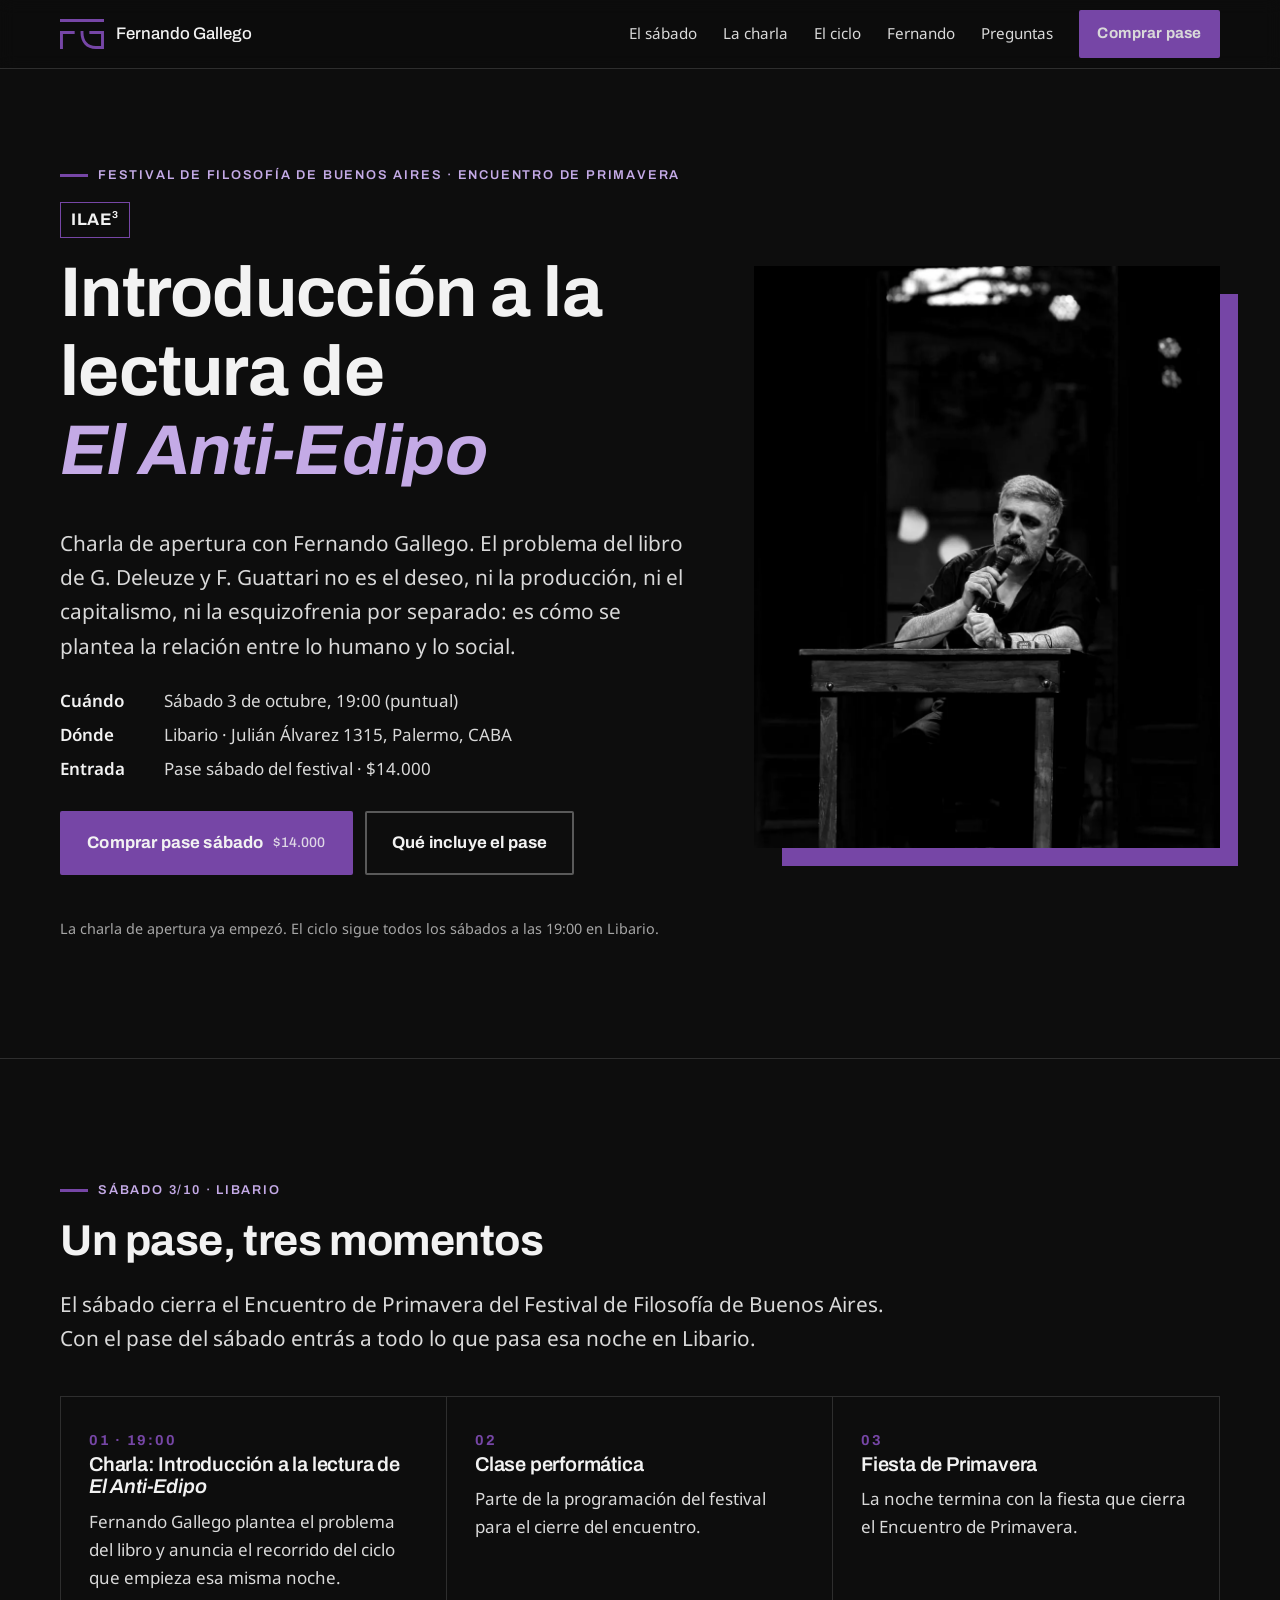
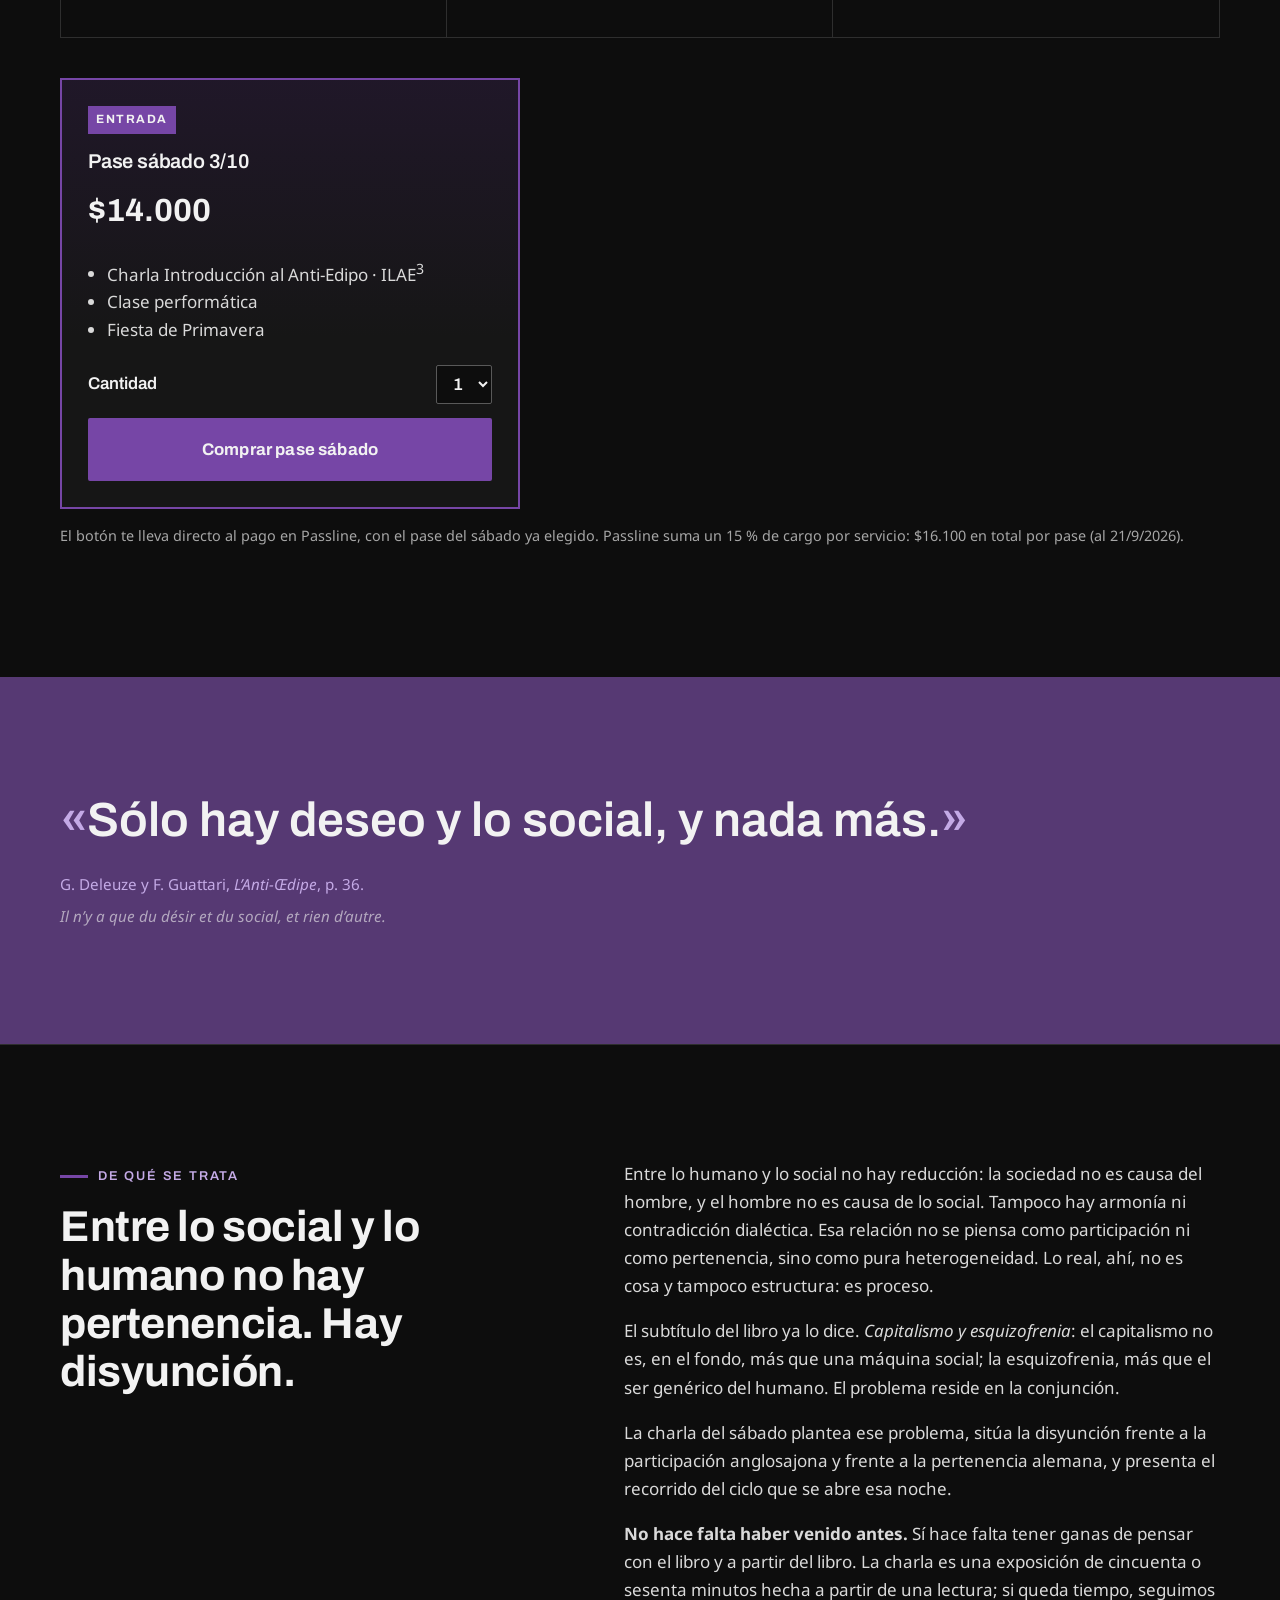
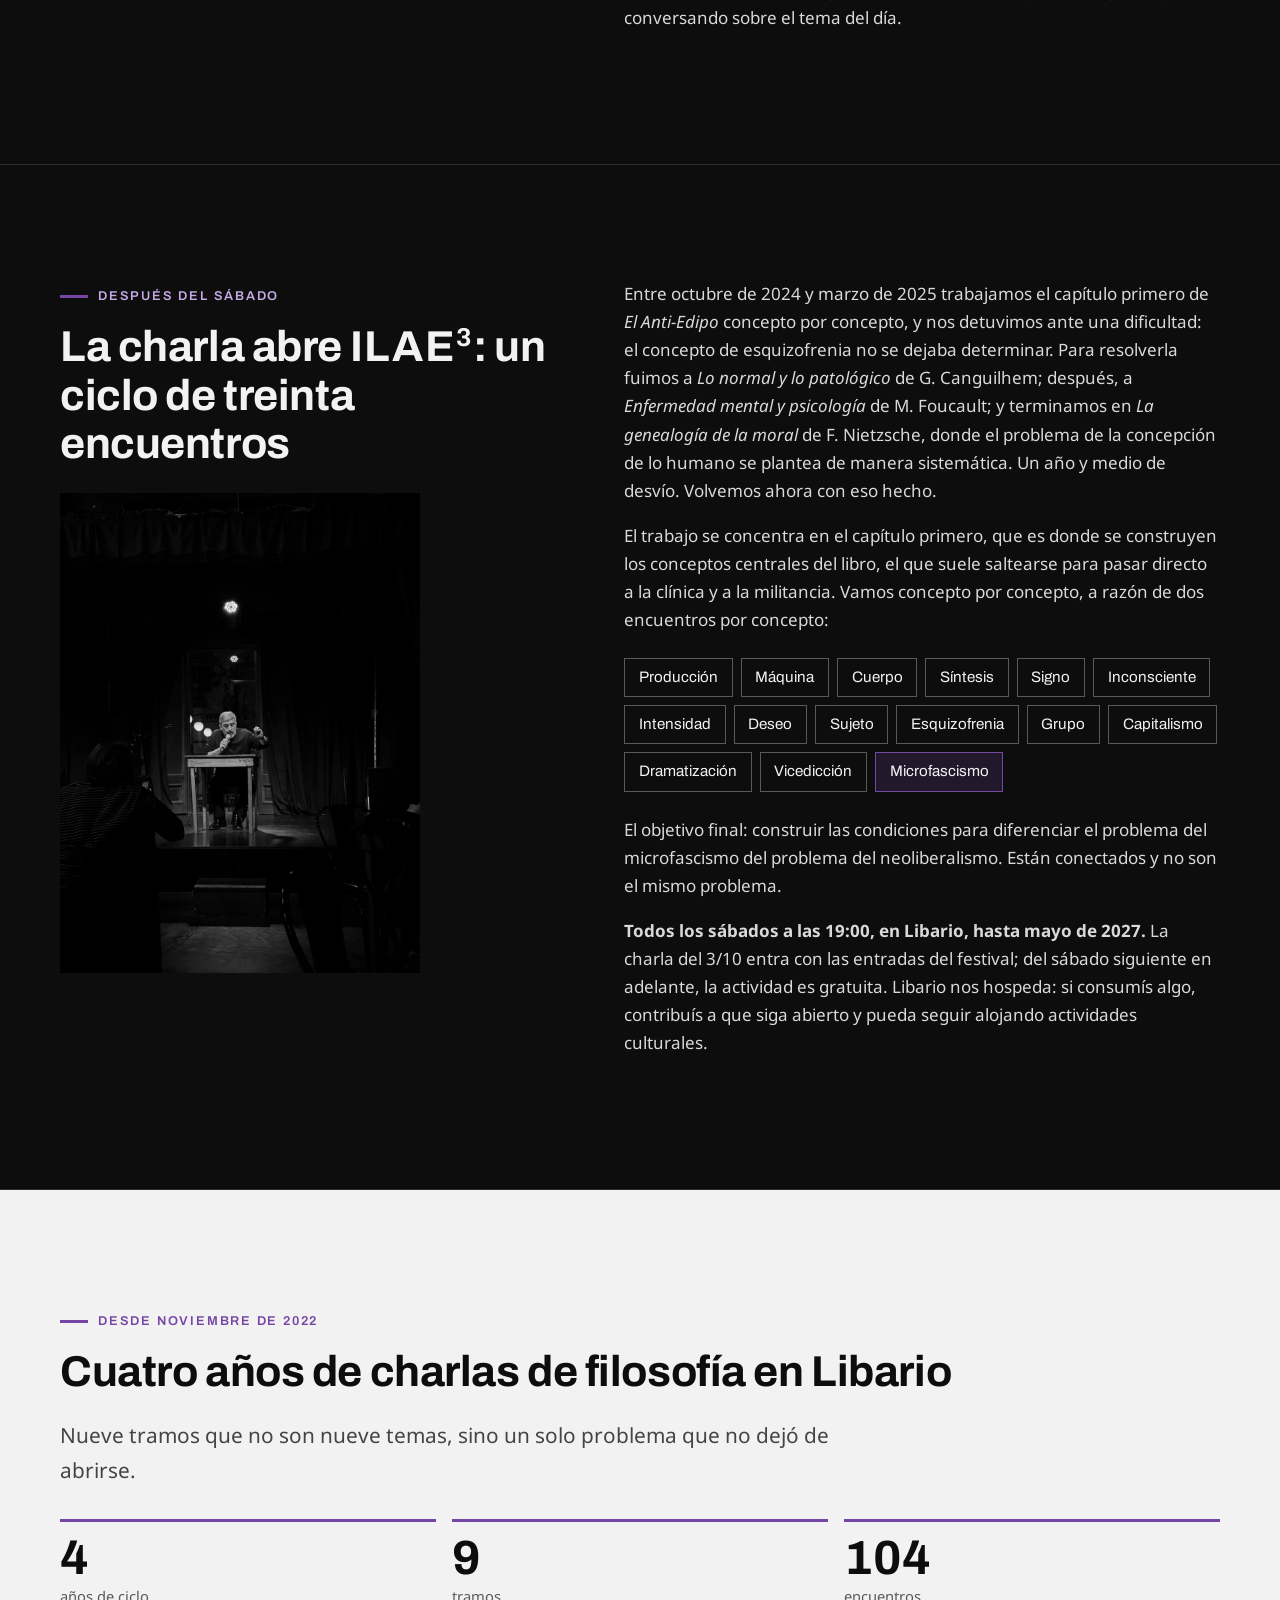
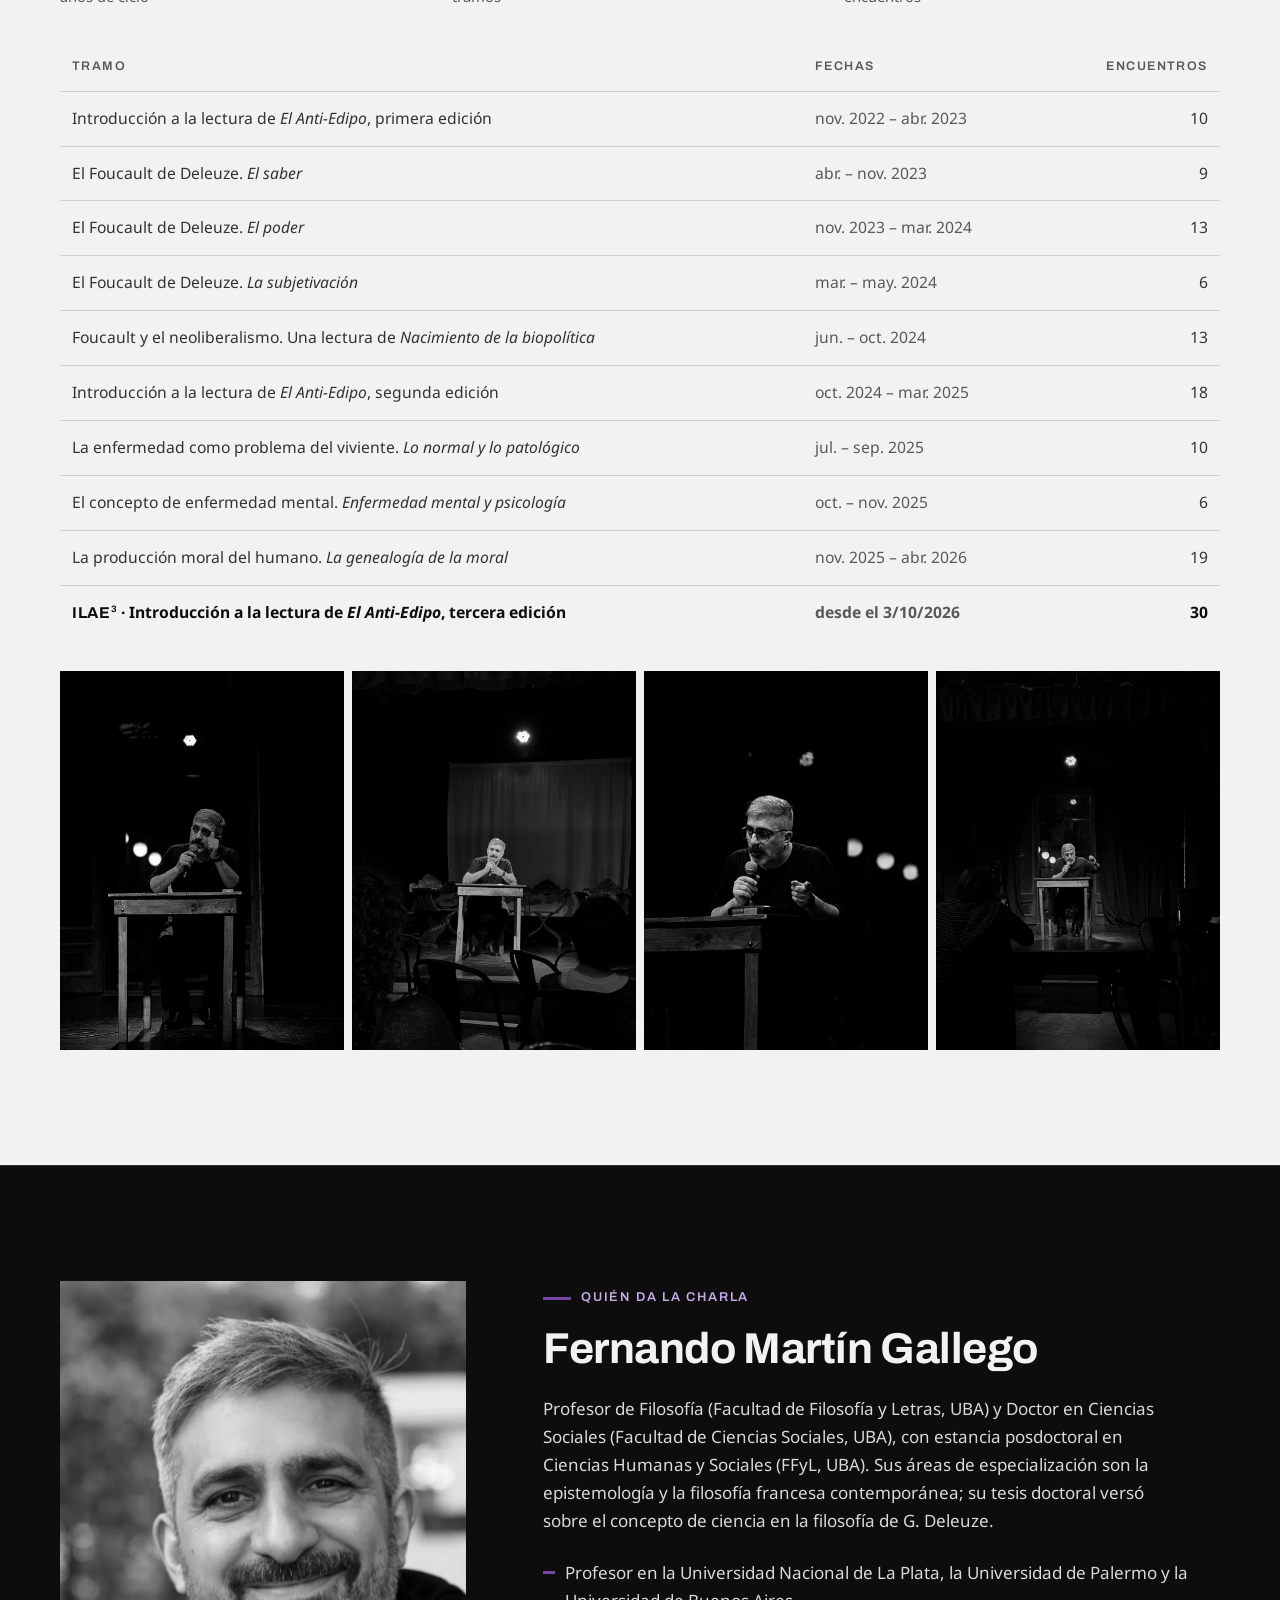
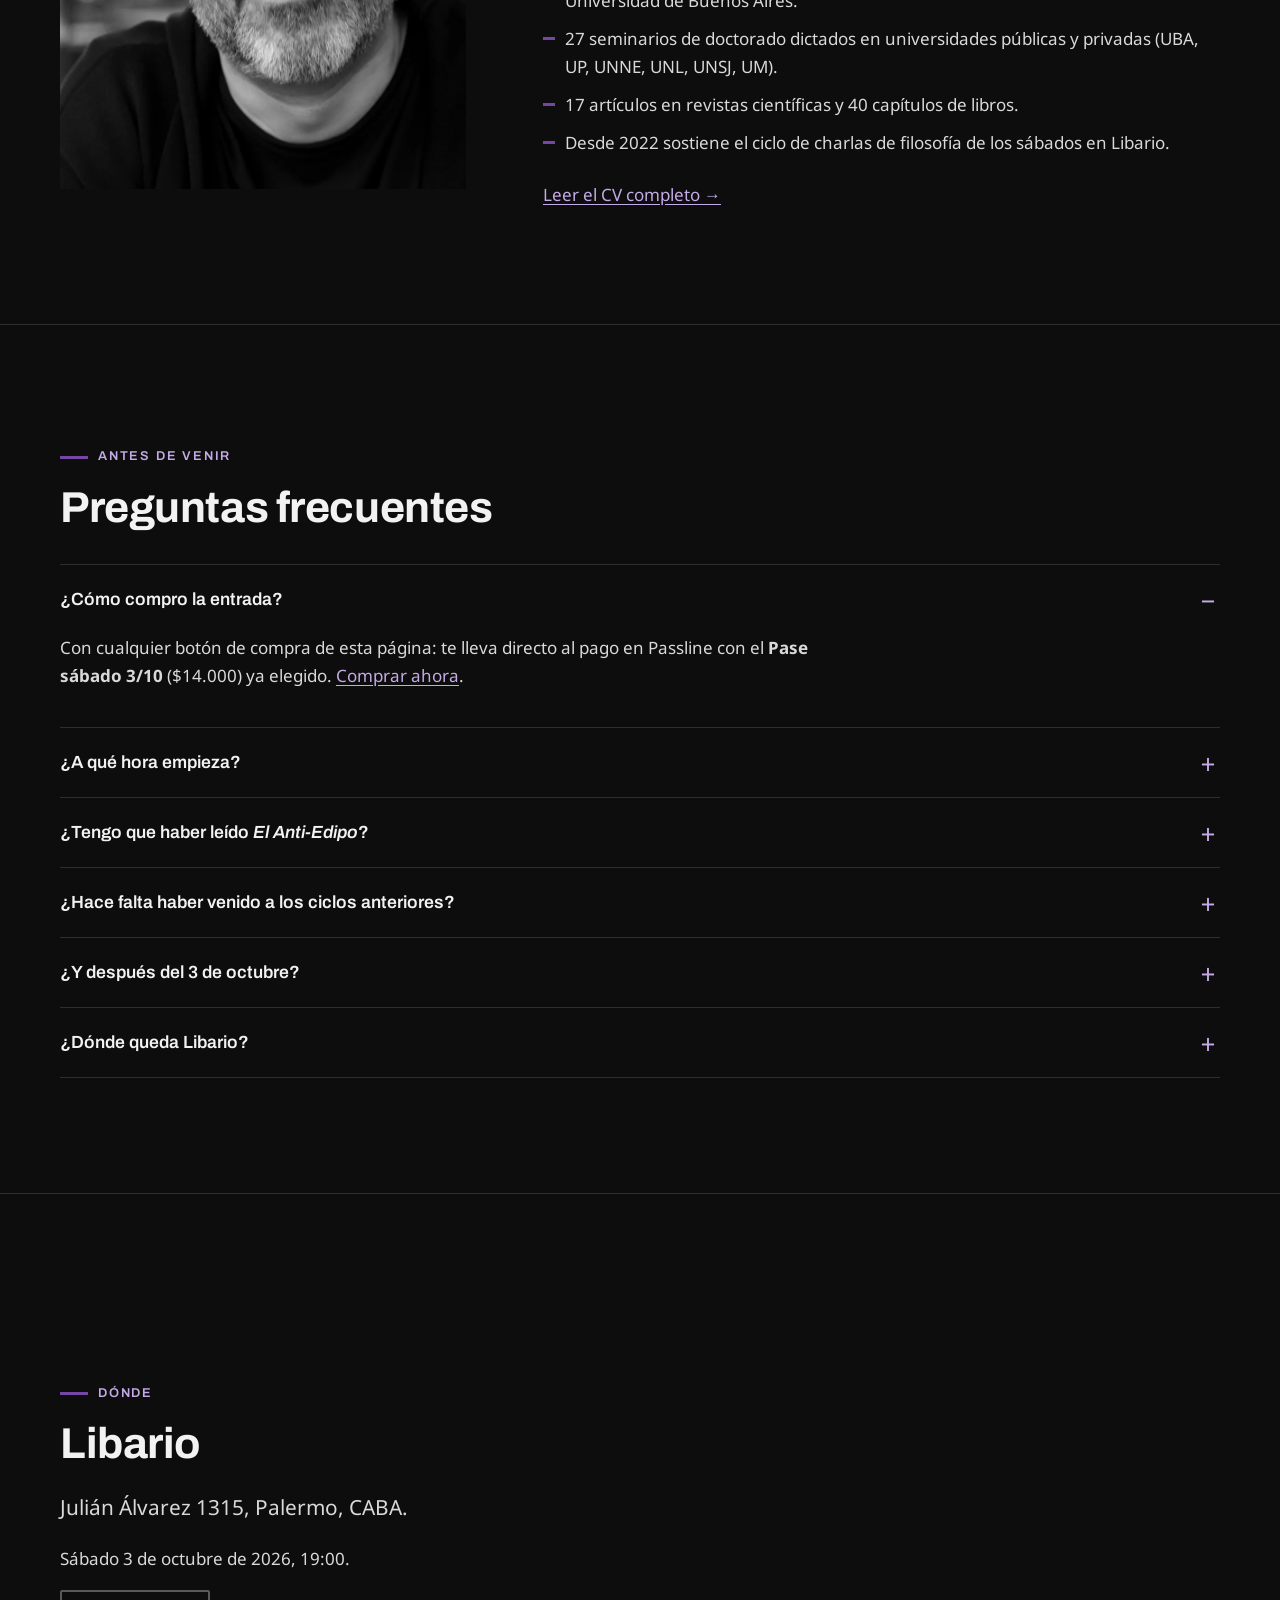
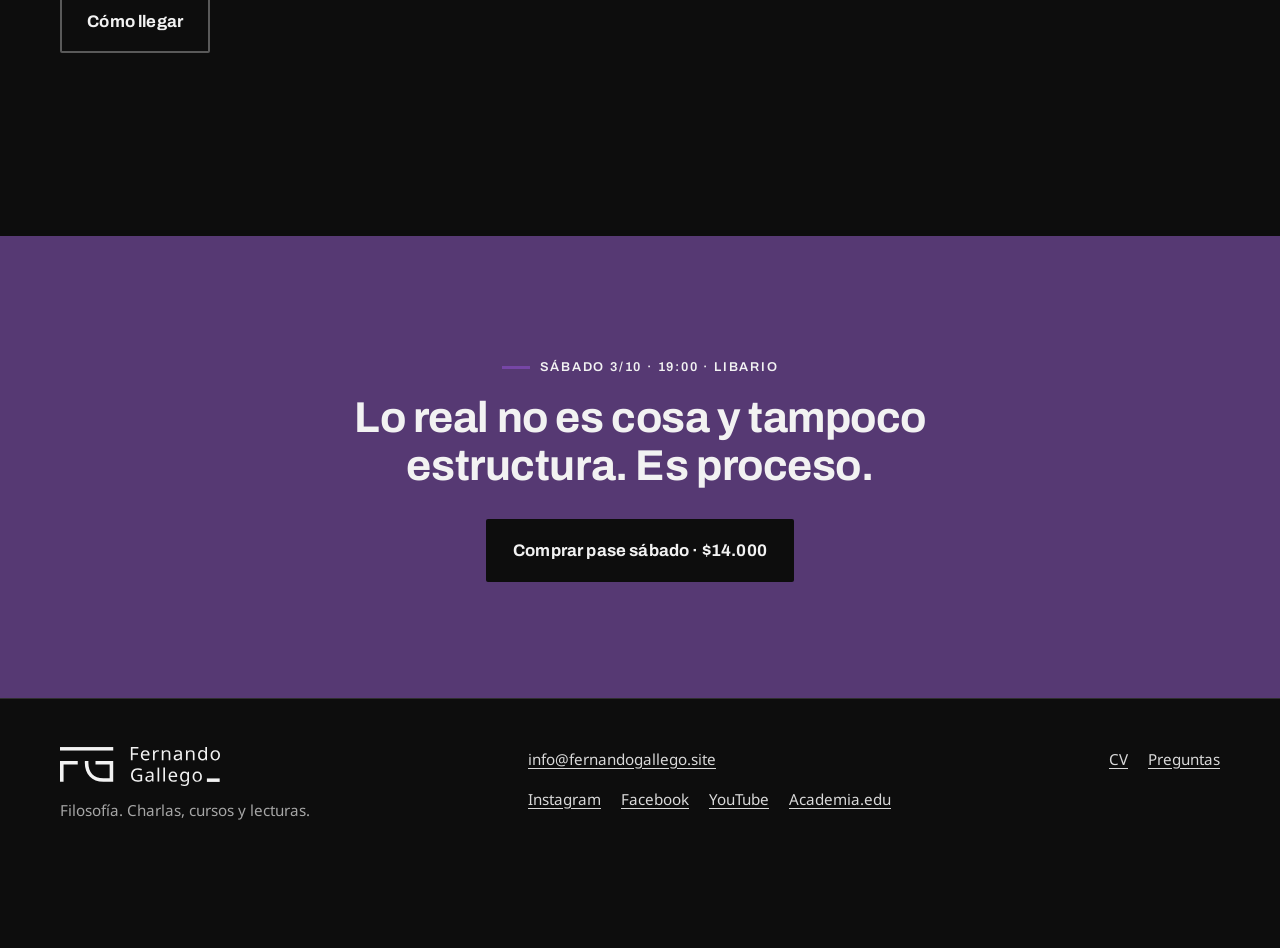
<file: index.html>
<!doctype html>
<html lang="es-AR">
<head>
  <meta charset="utf-8">
  <meta http-equiv="Content-Security-Policy" content="upgrade-insecure-requests">
  <meta name="referrer" content="strict-origin-when-cross-origin">
  <meta name="viewport" content="width=device-width, initial-scale=1">
  <title>Introducción a la lectura de El Anti-Edipo · Sábado 3/10 en Libario · Fernando Gallego</title>
  <meta name="description" content="Charla de apertura con Fernando Gallego: Introducción a la lectura de El Anti-Edipo. Sábado 3 de octubre, 19:00, en Libario (Palermo). Cierra el Encuentro de Primavera del Festival de Filosofía de Buenos Aires. Pase sábado $14.000.">
  <link rel="canonical" href="https://fernandogallego.site/">
  <meta name="theme-color" content="#0d0d0d">

  <meta property="og:type" content="website">
  <meta property="og:locale" content="es_AR">
  <meta property="og:site_name" content="Fernando Gallego · Filosofía">
  <meta property="og:title" content="Introducción a la lectura de El Anti-Edipo · Sábado 3/10, 19 h, Libario">
  <meta property="og:description" content="Charla de apertura con Fernando Gallego. Cierra el Encuentro de Primavera del Festival de Filosofía de Buenos Aires. Pase sábado $14.000 en Passline.">
  <meta property="og:url" content="https://fernandogallego.site/">
  <meta property="og:image" content="https://fernandogallego.site/assets/img/og-sabado-v2.jpg">
  <meta property="og:image:width" content="1200">
  <meta property="og:image:height" content="630">
  <meta name="twitter:card" content="summary_large_image">

  <link rel="icon" href="assets/brand/iso-violetaclaro.svg" type="image/svg+xml">
  <link rel="apple-touch-icon" href="assets/brand/apple-touch-icon.png">
  <link rel="preconnect" href="https://fonts.googleapis.com">
  <link rel="preconnect" href="https://fonts.gstatic.com" crossorigin>
  <link href="https://fonts.googleapis.com/css2?family=Archivo:ital,wght@0,500;0,600;0,700;1,600;1,700&family=Noto+Sans:ital,wght@0,400;0,600;1,400&display=swap" rel="stylesheet">
  <link rel="stylesheet" href="assets/css/style.css">

  <script type="application/ld+json">
  {
    "@context": "https://schema.org",
    "@type": "Event",
    "name": "Introducción a la lectura de El Anti-Edipo — Charla de apertura",
    "description": "Charla de presentación de ILAE³, el ciclo Introducción a la lectura de El Anti-Edipo (tercera edición), a cargo de Fernando Gallego. Cierra el Encuentro de Primavera del Festival de Filosofía de Buenos Aires.",
    "startDate": "2026-10-03T19:00:00-03:00",
    "eventStatus": "https://schema.org/EventScheduled",
    "eventAttendanceMode": "https://schema.org/OfflineEventAttendanceMode",
    "inLanguage": "es",
    "image": "https://fernandogallego.site/assets/img/og-sabado-v2.jpg",
    "location": {
      "@type": "Place",
      "name": "Libario Multiespacio",
      "address": {
        "@type": "PostalAddress",
        "streetAddress": "Julián Álvarez 1315",
        "addressLocality": "Ciudad Autónoma de Buenos Aires",
        "addressRegion": "CABA",
        "addressCountry": "AR"
      }
    },
    "performer": { "@type": "Person", "name": "Fernando Martín Gallego", "url": "https://fernandogallego.site/sobre/" },
    "superEvent": { "@type": "Event", "name": "Festival de Filosofía de Buenos Aires — Encuentro de Primavera", "startDate": "2026-10-01", "endDate": "2026-10-03" },
    "offers": {
      "@type": "Offer",
      "name": "Pase sábado 3/10",
      "price": "14000",
      "priceCurrency": "ARS",
      "availability": "https://schema.org/InStock",
      "url": "https://www.passline.com/eventos/festival-de-filosofia-de-buenos-aires-encuentro-de-primavera-546610"
    }
  }
  </script>
</head>
<body>
  <a class="oculto" href="#contenido">Saltar al contenido</a>

  <header class="cabecera">
    <div class="contenedor">
      <a class="marca" href="./" aria-label="Fernando Gallego, inicio">
        <img src="assets/brand/iso-violetaclaro.svg" alt="" width="44" height="29">
        <span>Fernando Gallego</span>
      </a>
      <button class="nav-toggle" aria-expanded="false" aria-controls="nav">Menú</button>
      <nav class="nav" id="nav" aria-label="Principal">
        <a href="#sabado">El sábado</a>
        <a href="#charla">La charla</a>
        <a href="#ciclo">El ciclo</a>
        <a href="#fernando">Fernando</a>
        <a href="#preguntas">Preguntas</a>
        <a class="boton" data-passline href="https://www.passline.com/eventos/festival-de-filosofia-de-buenos-aires-encuentro-de-primavera-546610?utm_source=fernandogallego.site&amp;utm_medium=web&amp;utm_campaign=pase-sabado&amp;utm_content=nav" target="_blank" rel="noopener">Comprar pase</a>
      </nav>
    </div>
  </header>

  <main id="contenido">
    <!-- HERO -->
    <section class="hero">
      <div class="contenedor">
        <div>
          <span class="antetitulo">Festival de Filosofía de Buenos Aires · Encuentro de Primavera</span><br>
          <span class="sigla" title="Introducción a la lectura de El Anti-Edipo, tercera edición">ILAE<sup>3</sup></span>
          <h1>Introducción a la lectura de <em>El Anti-Edipo</em></h1>
          <p class="lead">Charla de apertura con Fernando Gallego. El problema del libro de G. Deleuze y F. Guattari no es el deseo, ni la producción, ni el capitalismo, ni la esquizofrenia por separado: es cómo se plantea la relación entre lo humano y lo social.</p>
          <ul class="datos">
            <li><strong>Cuándo</strong> Sábado 3 de octubre, 19:00 (puntual)</li>
            <li><strong>Dónde</strong> Libario · Julián Álvarez 1315, Palermo, CABA</li>
            <li><strong>Entrada</strong> Pase sábado del festival · $14.000</li>
          </ul>
          <div class="acciones">
            <a class="boton" data-passline href="https://www.passline.com/eventos/festival-de-filosofia-de-buenos-aires-encuentro-de-primavera-546610?utm_source=fernandogallego.site&amp;utm_medium=web&amp;utm_campaign=pase-sabado&amp;utm_content=hero" target="_blank" rel="noopener">Comprar pase sábado <small>$14.000</small></a>
            <a class="boton boton--secundario" href="#sabado">Qué incluye el pase</a>
          </div>
          <div class="cuenta" data-cuenta aria-label="Tiempo que falta para la charla">
            <div><b data-d>–</b><span>días</span></div>
            <div><b data-h>–</b><span>horas</span></div>
            <div><b data-m>–</b><span>min</span></div>
          </div>
        </div>
        <div class="hero__foto">
          <picture>
            <source srcset="assets/img/libario-azul.webp" type="image/webp">
            <img src="assets/img/libario-azul.jpg" alt="Fernando Gallego dando una charla en el escenario de Libario" width="960" height="1280" fetchpriority="high">
          </picture>
        </div>
      </div>
    </section>

    <!-- EL SÁBADO -->
    <section class="seccion" id="sabado">
      <div class="contenedor">
        <span class="antetitulo">Sábado 3/10 · Libario</span>
        <h2>Un pase, tres momentos</h2>
        <p class="lead">El sábado cierra el Encuentro de Primavera del Festival de Filosofía de Buenos Aires. Con el pase del sábado entrás a todo lo que pasa esa noche en Libario.</p>
        <div class="programa">
          <div>
            <span class="num">01 · 19:00</span>
            <h3>Charla: Introducción a la lectura de <em>El Anti-Edipo</em></h3>
            <p>Fernando Gallego plantea el problema del libro y anuncia el recorrido del ciclo que empieza esa misma noche.</p>
          </div>
          <div>
            <span class="num">02</span>
            <h3>Clase performática</h3>
            <p>Parte de la programación del festival para el cierre del encuentro.</p>
          </div>
          <div>
            <span class="num">03</span>
            <h3>Fiesta de Primavera</h3>
            <p>La noche termina con la fiesta que cierra el Encuentro de Primavera.</p>
          </div>
        </div>

        <div class="pases" id="pases">
          <article class="pase pase--destacado">
            <span class="sello">Entrada</span>
            <h3>Pase sábado 3/10</h3>
            <div class="precio">$14.000</div>
            <ul>
              <li>Charla Introducción al Anti-Edipo · ILAE<sup>3</sup></li>
              <li>Clase performática</li>
              <li>Fiesta de Primavera</li>
            </ul>
            <label class="cantidad">Cantidad
              <select data-cantidad aria-label="Cantidad de pases">
                <option>1</option><option>2</option><option>3</option><option>4</option><option>5</option><option>6</option>
              </select>
            </label>
            <a class="boton" data-passline data-ubicacion="pase-sabado" href="https://www.passline.com/eventos/festival-de-filosofia-de-buenos-aires-encuentro-de-primavera-546610?utm_source=fernandogallego.site&amp;utm_medium=web&amp;utm_campaign=pase-sabado&amp;utm_content=pase-sabado" target="_blank" rel="noopener">Comprar pase sábado</a>
          </article>
        </div>
        <p class="nota">El botón te lleva directo al pago en Passline, con el pase del sábado ya elegido. Passline suma un 15&nbsp;% de cargo por servicio: $16.100 en total por pase (al 21/9/2026).</p>
      </div>
    </section>

    <!-- LA CHARLA -->
    <section class="seccion seccion--violeta" id="charla">
      <div class="contenedor">
        <figure class="cita">
          <blockquote>Sólo hay deseo y lo social, y nada más.</blockquote>
          <figcaption>G. Deleuze y F. Guattari, <cite>L’Anti-Œdipe</cite>, p. 36.
            <span class="original" lang="fr">Il n’y a que du désir et du social, et rien d’autre.</span>
          </figcaption>
        </figure>
      </div>
    </section>

    <section class="seccion">
      <div class="contenedor dos-col">
        <div>
          <span class="antetitulo">De qué se trata</span>
          <h2>Entre lo social y lo humano no hay pertenencia. Hay disyunción.</h2>
        </div>
        <div class="prosa">
          <p>Entre lo humano y lo social no hay reducción: la sociedad no es causa del hombre, y el hombre no es causa de lo social. Tampoco hay armonía ni contradicción dialéctica. Esa relación no se piensa como participación ni como pertenencia, sino como pura heterogeneidad. Lo real, ahí, no es cosa y tampoco estructura: es proceso.</p>
          <p>El subtítulo del libro ya lo dice. <em>Capitalismo y esquizofrenia</em>: el capitalismo no es, en el fondo, más que una máquina social; la esquizofrenia, más que el ser genérico del humano. El problema reside en la conjunción.</p>
          <p>La charla del sábado plantea ese problema, sitúa la disyunción frente a la participación anglosajona y frente a la pertenencia alemana, y presenta el recorrido del ciclo que se abre esa noche.</p>
          <p><strong>No hace falta haber venido antes.</strong> Sí hace falta tener ganas de pensar con el libro y a partir del libro. La charla es una exposición de cincuenta o sesenta minutos hecha a partir de una lectura; si queda tiempo, seguimos conversando sobre el tema del día.</p>
        </div>
      </div>
    </section>

    <!-- EL CICLO -->
    <section class="seccion" id="ciclo">
      <div class="contenedor dos-col">
        <div>
          <span class="antetitulo">Después del sábado</span>
          <h2>La charla abre <span class="sigla">ILAE<sup>3</sup></span>: un ciclo de treinta encuentros</h2>
          <picture>
            <source srcset="assets/img/libario-lectura.webp" type="image/webp">
            <img src="assets/img/libario-lectura.jpg" alt="Fernando Gallego leyendo en el escenario de Libario" width="960" height="1280" loading="lazy" style="margin-top:1.5rem;max-width:360px">
          </picture>
        </div>
        <div class="prosa">
          <p>Entre octubre de 2024 y marzo de 2025 trabajamos el capítulo primero de <em>El Anti-Edipo</em> concepto por concepto, y nos detuvimos ante una dificultad: el concepto de esquizofrenia no se dejaba determinar. Para resolverla fuimos a <em>Lo normal y lo patológico</em> de G. Canguilhem; después, a <em>Enfermedad mental y psicología</em> de M. Foucault; y terminamos en <em>La genealogía de la moral</em> de F. Nietzsche, donde el problema de la concepción de lo humano se plantea de manera sistemática. Un año y medio de desvío. Volvemos ahora con eso hecho.</p>
          <p>El trabajo se concentra en el capítulo primero, que es donde se construyen los conceptos centrales del libro, el que suele saltearse para pasar directo a la clínica y a la militancia. Vamos concepto por concepto, a razón de dos encuentros por concepto:</p>
          <ul class="conceptos" aria-label="Conceptos del ciclo">
            <li>Producción</li><li>Máquina</li><li>Cuerpo</li><li>Síntesis</li><li>Signo</li><li>Inconsciente</li><li>Intensidad</li><li>Deseo</li><li>Sujeto</li><li>Esquizofrenia</li><li>Grupo</li><li>Capitalismo</li><li>Dramatización</li><li>Vicedicción</li><li class="fin">Microfascismo</li>
          </ul>
          <p style="margin-top:1.5rem">El objetivo final: construir las condiciones para diferenciar el problema del microfascismo del problema del neoliberalismo. Están conectados y no son el mismo problema.</p>
          <p><strong>Todos los sábados a las 19:00, en Libario, hasta mayo de 2027.</strong> La charla del 3/10 entra con las entradas del festival; del sábado siguiente en adelante, la actividad es gratuita. Libario nos hospeda: si consumís algo, contribuís a que siga abierto y pueda seguir alojando actividades culturales.</p>
        </div>
      </div>
    </section>

    <!-- TRAYECTORIA -->
    <section class="seccion seccion--clara" id="trayectoria">
      <div class="contenedor">
        <span class="antetitulo">Desde noviembre de 2022</span>
        <h2>Cuatro años de charlas de filosofía en Libario</h2>
        <p class="lead" style="color:#444">Nueve tramos que no son nueve temas, sino un solo problema que no dejó de abrirse.</p>
        <div class="cifras">
          <div><b>4</b><span>años de ciclo</span></div>
          <div><b>9</b><span>tramos</span></div>
          <div><b>104</b><span>encuentros</span></div>
        </div>
        <table class="tabla">
          <thead><tr><th>Tramo</th><th>Fechas</th><th>Encuentros</th></tr></thead>
          <tbody>
            <tr><td>Introducción a la lectura de <em>El Anti-Edipo</em>, primera edición</td><td>nov. 2022 – abr. 2023</td><td>10</td></tr>
            <tr><td>El Foucault de Deleuze. <em>El saber</em></td><td>abr. – nov. 2023</td><td>9</td></tr>
            <tr><td>El Foucault de Deleuze. <em>El poder</em></td><td>nov. 2023 – mar. 2024</td><td>13</td></tr>
            <tr><td>El Foucault de Deleuze. <em>La subjetivación</em></td><td>mar. – may. 2024</td><td>6</td></tr>
            <tr><td>Foucault y el neoliberalismo. Una lectura de <em>Nacimiento de la biopolítica</em></td><td>jun. – oct. 2024</td><td>13</td></tr>
            <tr><td>Introducción a la lectura de <em>El Anti-Edipo</em>, segunda edición</td><td>oct. 2024 – mar. 2025</td><td>18</td></tr>
            <tr><td>La enfermedad como problema del viviente. <em>Lo normal y lo patológico</em></td><td>jul. – sep. 2025</td><td>10</td></tr>
            <tr><td>El concepto de enfermedad mental. <em>Enfermedad mental y psicología</em></td><td>oct. – nov. 2025</td><td>6</td></tr>
            <tr><td>La producción moral del humano. <em>La genealogía de la moral</em></td><td>nov. 2025 – abr. 2026</td><td>19</td></tr>
          </tbody>
          <tfoot><tr><td><span class="sigla">ILAE<sup>3</sup></span> · Introducción a la lectura de <em>El Anti-Edipo</em>, tercera edición</td><td>desde el 3/10/2026</td><td>30</td></tr></tfoot>
        </table>
        <div class="galeria">
          <picture><source srcset="assets/img/libario-escenario.webp" type="image/webp"><img src="assets/img/libario-escenario.jpg" alt="Fernando Gallego en el escenario de Libario" width="960" height="1280" loading="lazy"></picture>
          <picture><source srcset="assets/img/libario-publico.webp" type="image/webp"><img src="assets/img/libario-publico.jpg" alt="Charla en Libario vista desde el público" width="960" height="1280" loading="lazy"></picture>
          <picture><source srcset="assets/img/libario-gesto.webp" type="image/webp"><img src="assets/img/libario-gesto.jpg" alt="Fernando Gallego exponiendo con micrófono" width="960" height="1280" loading="lazy"></picture>
          <picture><source srcset="assets/img/libario-lectura.webp" type="image/webp"><img src="assets/img/libario-lectura.jpg" alt="Fernando Gallego leyendo sus notas" width="960" height="1280" loading="lazy"></picture>
        </div>
      </div>
    </section>

    <!-- FERNANDO -->
    <section class="seccion" id="fernando">
      <div class="contenedor perfil">
        <picture>
          <source srcset="assets/img/retrato.webp" type="image/webp">
          <img src="assets/img/retrato.jpg" alt="Retrato de Fernando Gallego" width="900" height="1350" loading="lazy">
        </picture>
        <div class="prosa">
          <span class="antetitulo">Quién da la charla</span>
          <h2>Fernando Martín Gallego</h2>
          <p>Profesor de Filosofía (Facultad de Filosofía y Letras, UBA) y Doctor en Ciencias Sociales (Facultad de Ciencias Sociales, UBA), con estancia posdoctoral en Ciencias Humanas y Sociales (FFyL, UBA). Sus áreas de especialización son la epistemología y la filosofía francesa contemporánea; su tesis doctoral versó sobre el concepto de ciencia en la filosofía de G. Deleuze.</p>
          <ul class="credenciales">
            <li>Profesor en la Universidad Nacional de La Plata, la Universidad de Palermo y la Universidad de Buenos Aires.</li>
            <li>27 seminarios de doctorado dictados en universidades públicas y privadas (UBA, UP, UNNE, UNL, UNSJ, UM).</li>
            <li>17 artículos en revistas científicas y 40 capítulos de libros.</li>
            <li>Desde 2022 sostiene el ciclo de charlas de filosofía de los sábados en Libario.</li>
          </ul>
          <a href="sobre/">Leer el CV completo →</a>
        </div>
      </div>
    </section>

    <!-- PREGUNTAS -->
    <section class="seccion" id="preguntas">
      <div class="contenedor">
        <span class="antetitulo">Antes de venir</span>
        <h2>Preguntas frecuentes</h2>
        <div class="preguntas">
          <details open>
            <summary>¿Cómo compro la entrada?</summary>
            <div><p>Con cualquier botón de compra de esta página: te lleva directo al pago en Passline con el <strong>Pase sábado 3/10</strong> ($14.000) ya elegido. <a data-passline data-ubicacion="faq" href="https://www.passline.com/eventos/festival-de-filosofia-de-buenos-aires-encuentro-de-primavera-546610?utm_source=fernandogallego.site&amp;utm_medium=web&amp;utm_campaign=pase-sabado&amp;utm_content=faq" target="_blank" rel="noopener">Comprar ahora</a>.</p></div>
          </details>
          <details>
            <summary>¿A qué hora empieza?</summary>
            <div><p>A las 19:00, puntual. La charla es lo primero de la noche; después siguen la clase performática y la Fiesta de Primavera.</p></div>
          </details>
          <details>
            <summary>¿Tengo que haber leído <em>El Anti-Edipo</em>?</summary>
            <div><p>No para la charla de apertura: justamente plantea el problema del libro y presenta el recorrido. Para seguir el ciclo sí conviene ir leyendo el capítulo primero: la experiencia de trabajo que proponemos se apropia mejor con el texto a mano.</p></div>
          </details>
          <details>
            <summary>¿Hace falta haber venido a los ciclos anteriores?</summary>
            <div><p>No. Sí hace falta tener ganas de pensar con el libro y a partir del libro.</p></div>
          </details>
          <details>
            <summary>¿Y después del 3 de octubre?</summary>
            <div><p>El ciclo sigue todos los sábados a las 19:00 en Libario, hasta mayo de 2027, y es gratuito. Sólo la charla de apertura entra con las entradas del festival.</p></div>
          </details>
          <details>
            <summary>¿Dónde queda Libario?</summary>
            <div><p>En Julián Álvarez 1315, Palermo, Ciudad de Buenos Aires. Es un centro cultural independiente con más de veinte años en el barrio.</p></div>
          </details>
        </div>
      </div>
    </section>

    <!-- LUGAR -->
    <section class="seccion" id="lugar">
      <div class="contenedor lugar">
        <div>
          <span class="antetitulo">Dónde</span>
          <h2>Libario</h2>
          <p class="lead">Julián Álvarez 1315, Palermo, CABA.</p>
          <p>Sábado 3 de octubre de 2026, 19:00.</p>
          <a class="boton boton--secundario" href="https://www.google.com/maps/search/?api=1&amp;query=Juli%C3%A1n+%C3%81lvarez+1315%2C+Buenos+Aires" target="_blank" rel="noopener">Cómo llegar</a>
        </div>
        <iframe title="Mapa: Libario, Julián Álvarez 1315" loading="lazy" referrerpolicy="no-referrer-when-downgrade" src="https://www.google.com/maps?q=Juli%C3%A1n%20%C3%81lvarez%201315%2C%20Buenos%20Aires&amp;output=embed"></iframe>
      </div>
    </section>

    <!-- CIERRE -->
    <section class="seccion seccion--violeta cierre">
      <div class="contenedor">
        <span class="antetitulo" style="color:var(--blanco)">Sábado 3/10 · 19:00 · Libario</span>
        <h2>Lo real no es cosa y tampoco estructura. Es proceso.</h2>
        <div class="acciones">
          <a class="boton" style="background:var(--negro);border-color:var(--negro)" data-passline href="https://www.passline.com/eventos/festival-de-filosofia-de-buenos-aires-encuentro-de-primavera-546610?utm_source=fernandogallego.site&amp;utm_medium=web&amp;utm_campaign=pase-sabado&amp;utm_content=cierre" target="_blank" rel="noopener">Comprar pase sábado · $14.000</a>
        </div>
      </div>
    </section>
  </main>

  <footer class="pie">
    <div class="contenedor">
      <div>
        <img src="assets/brand/isologo-horizontal-blanco.svg" alt="Fernando Gallego" width="160" height="40">
        <p>Filosofía. Charlas, cursos y lecturas.</p>
      </div>
      <div>
        <p><a href="mailto:info@fernandogallego.site">info@fernandogallego.site</a></p>
        <ul>
          <li><a href="https://www.instagram.com/fernando.m.gallego/" target="_blank" rel="noopener">Instagram</a></li>
          <li><a href="https://www.facebook.com/fernandogallegofilosofia" target="_blank" rel="noopener">Facebook</a></li>
          <li><a href="https://www.youtube.com/channel/UCeaQSbYTUtEq1veGiNtoQ9A" target="_blank" rel="noopener">YouTube</a></li>
          <li><a href="https://unlp.academia.edu/FernandoGallego" target="_blank" rel="noopener">Academia.edu</a></li>
        </ul>
      </div>
      <div>
        <ul>
          <li><a href="sobre/">CV</a></li>
          <li><a href="#preguntas">Preguntas</a></li>
        </ul>
      </div>
    </div>
  </footer>

  <div class="barra-compra" data-solo-antes>
    <p><b>Sábado 3/10 · 19 h</b><br>Charla + clase + fiesta</p>
    <a class="boton" data-passline href="https://www.passline.com/eventos/festival-de-filosofia-de-buenos-aires-encuentro-de-primavera-546610?utm_source=fernandogallego.site&amp;utm_medium=web&amp;utm_campaign=pase-sabado&amp;utm_content=barra-movil" target="_blank" rel="noopener">Pase $14.000</a>
  </div>

  <script src="assets/js/main.js" defer></script>
</body>
</html>
</file>
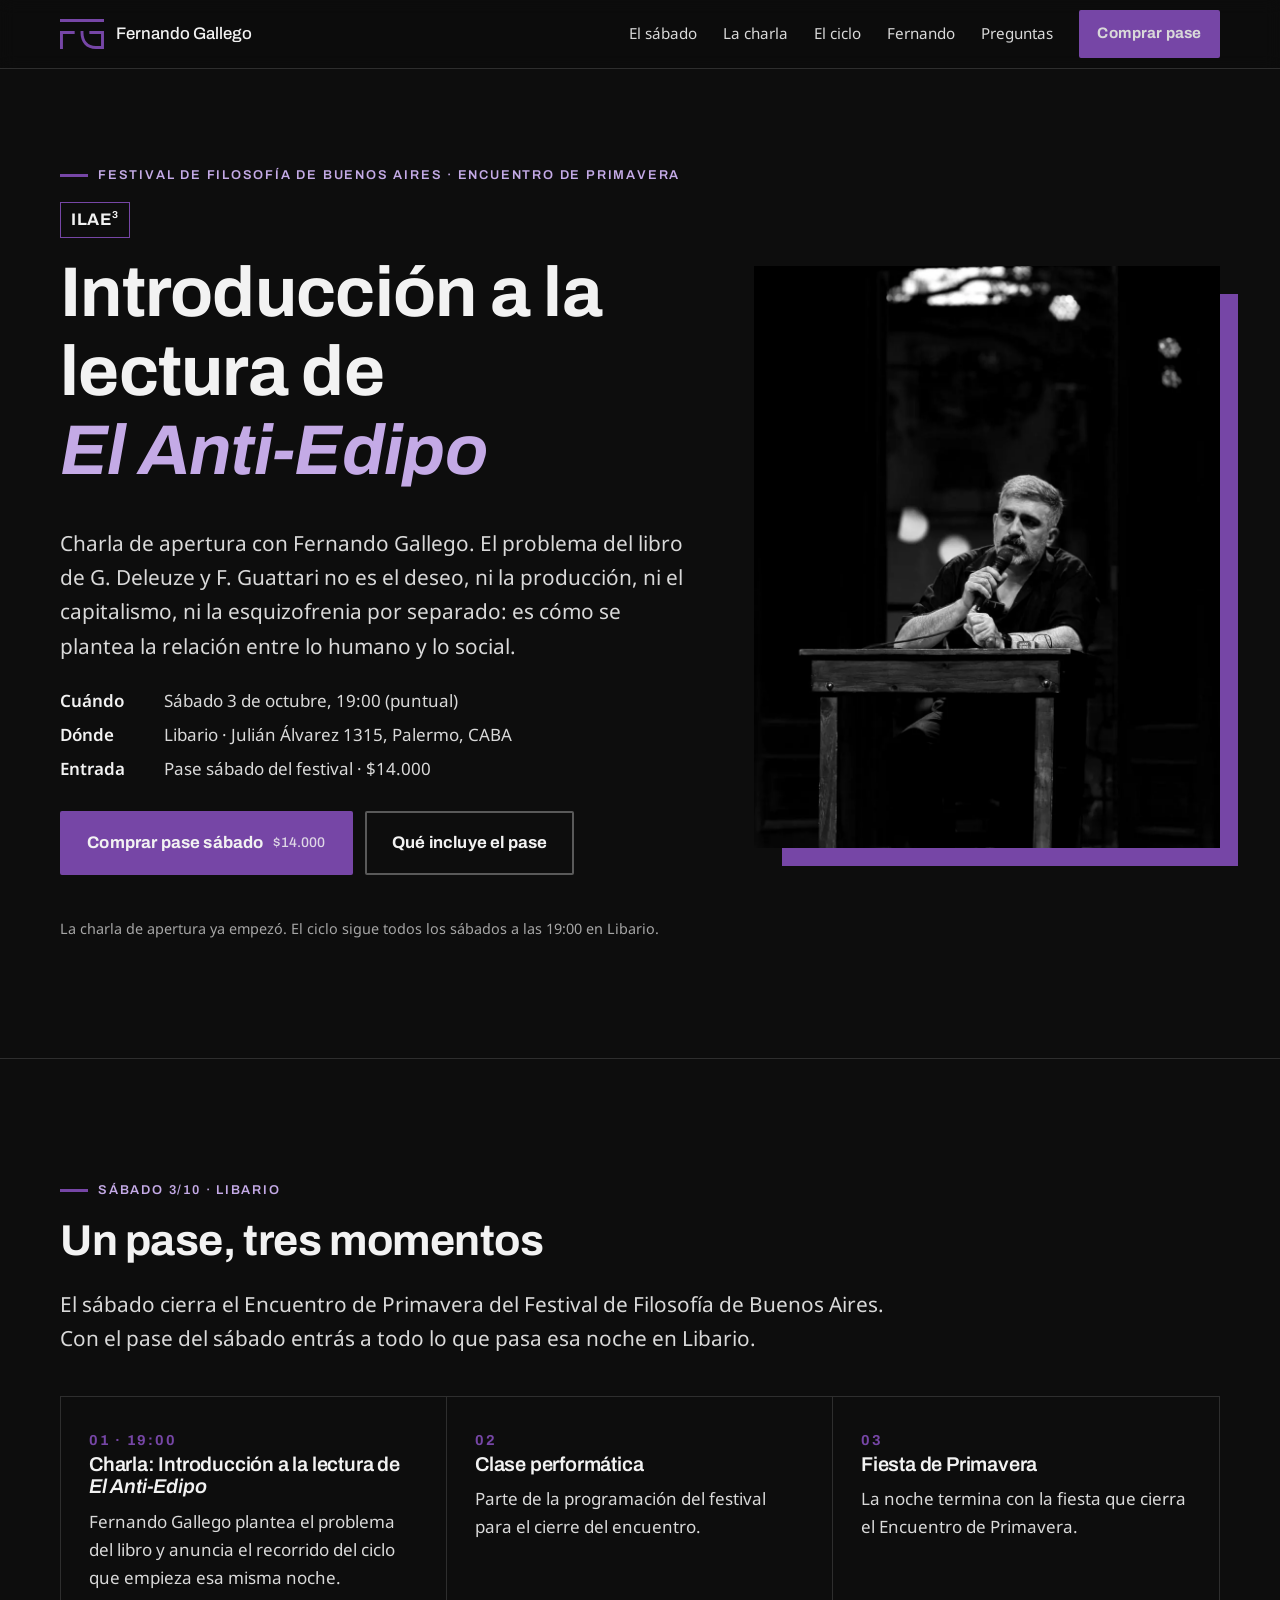
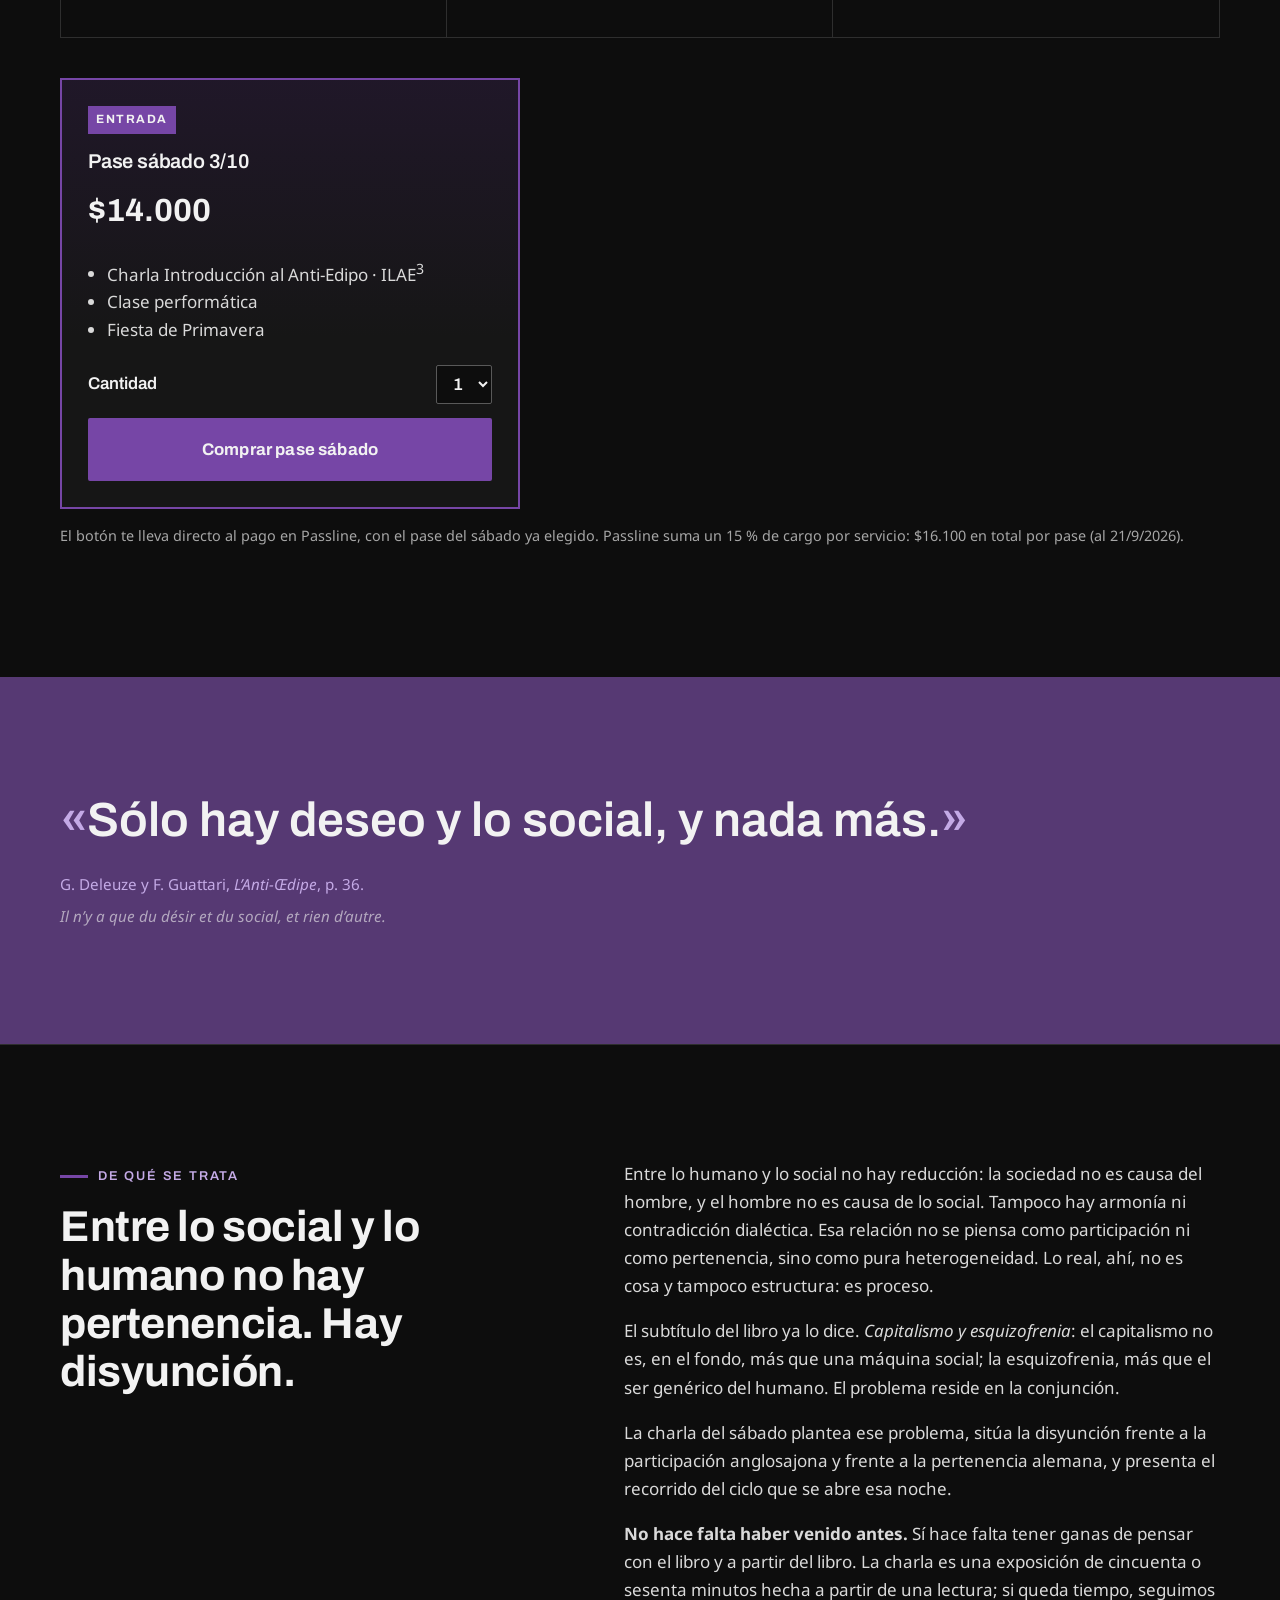
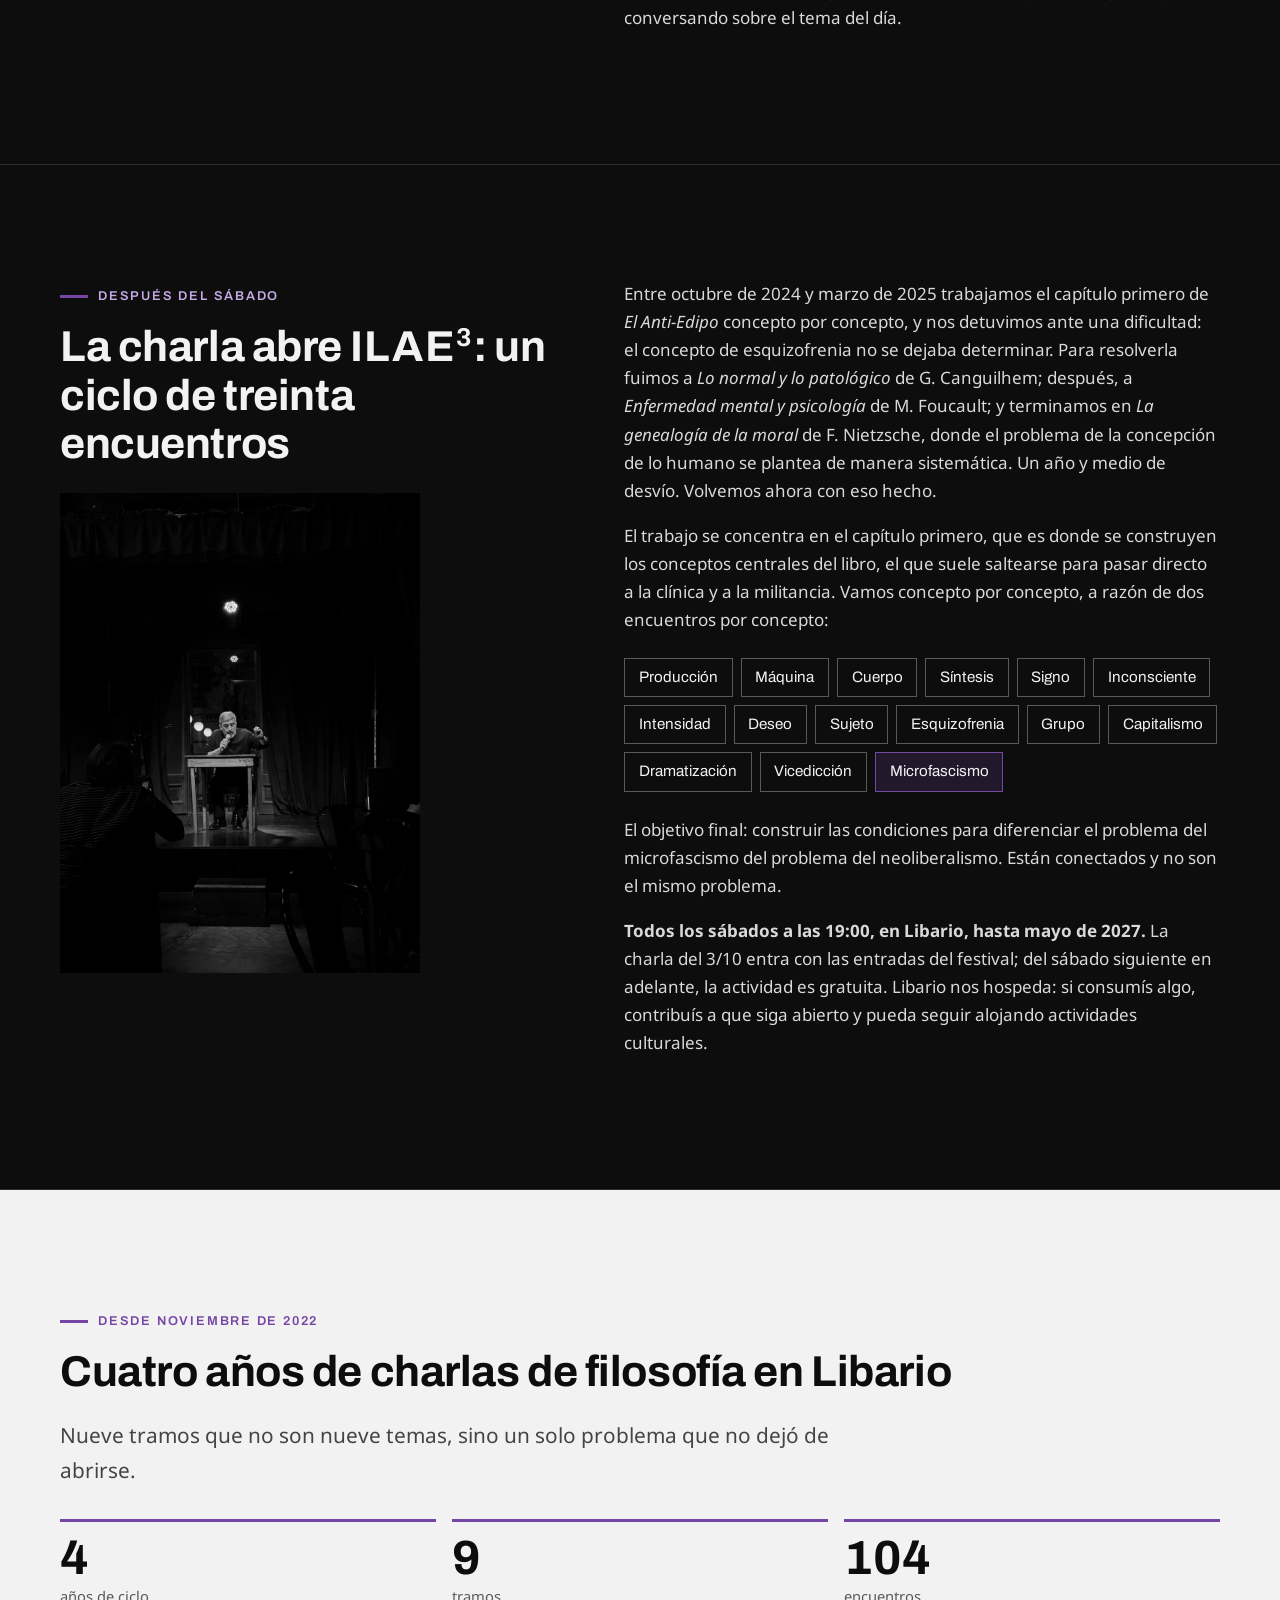
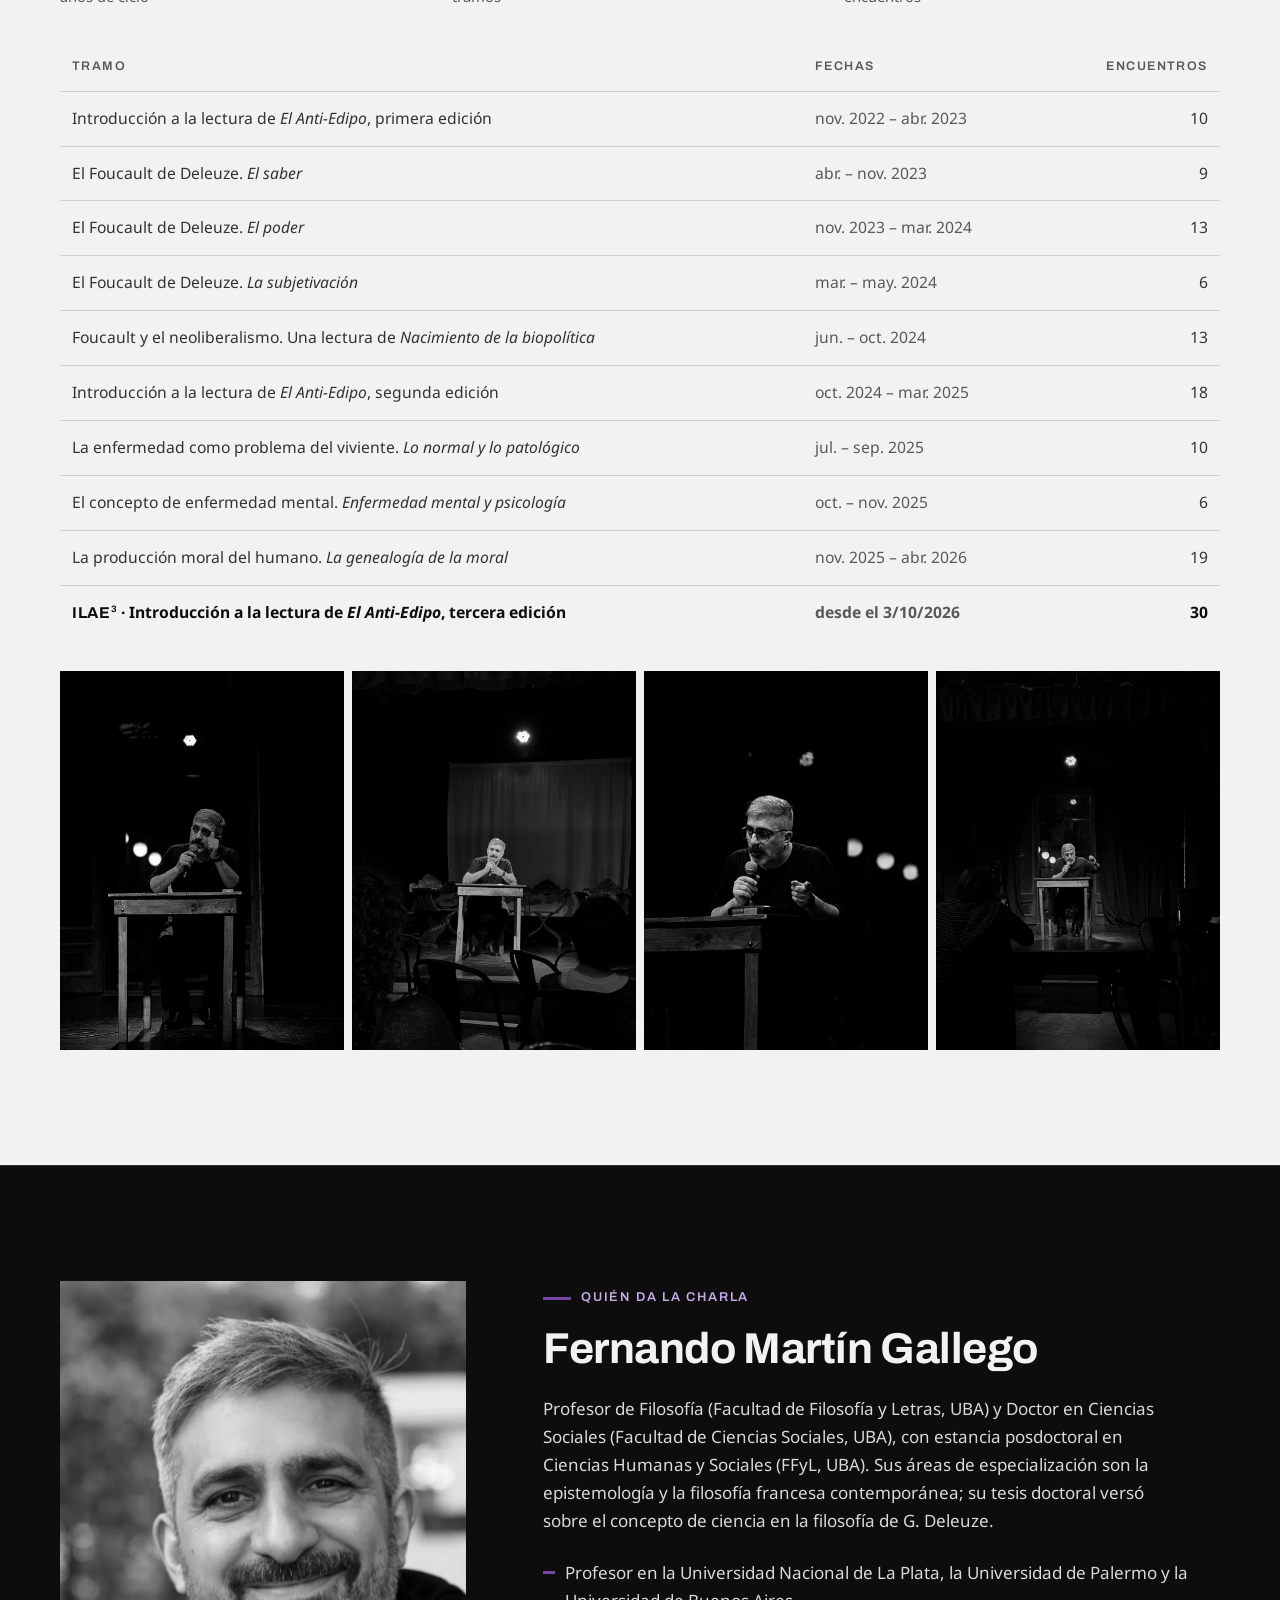
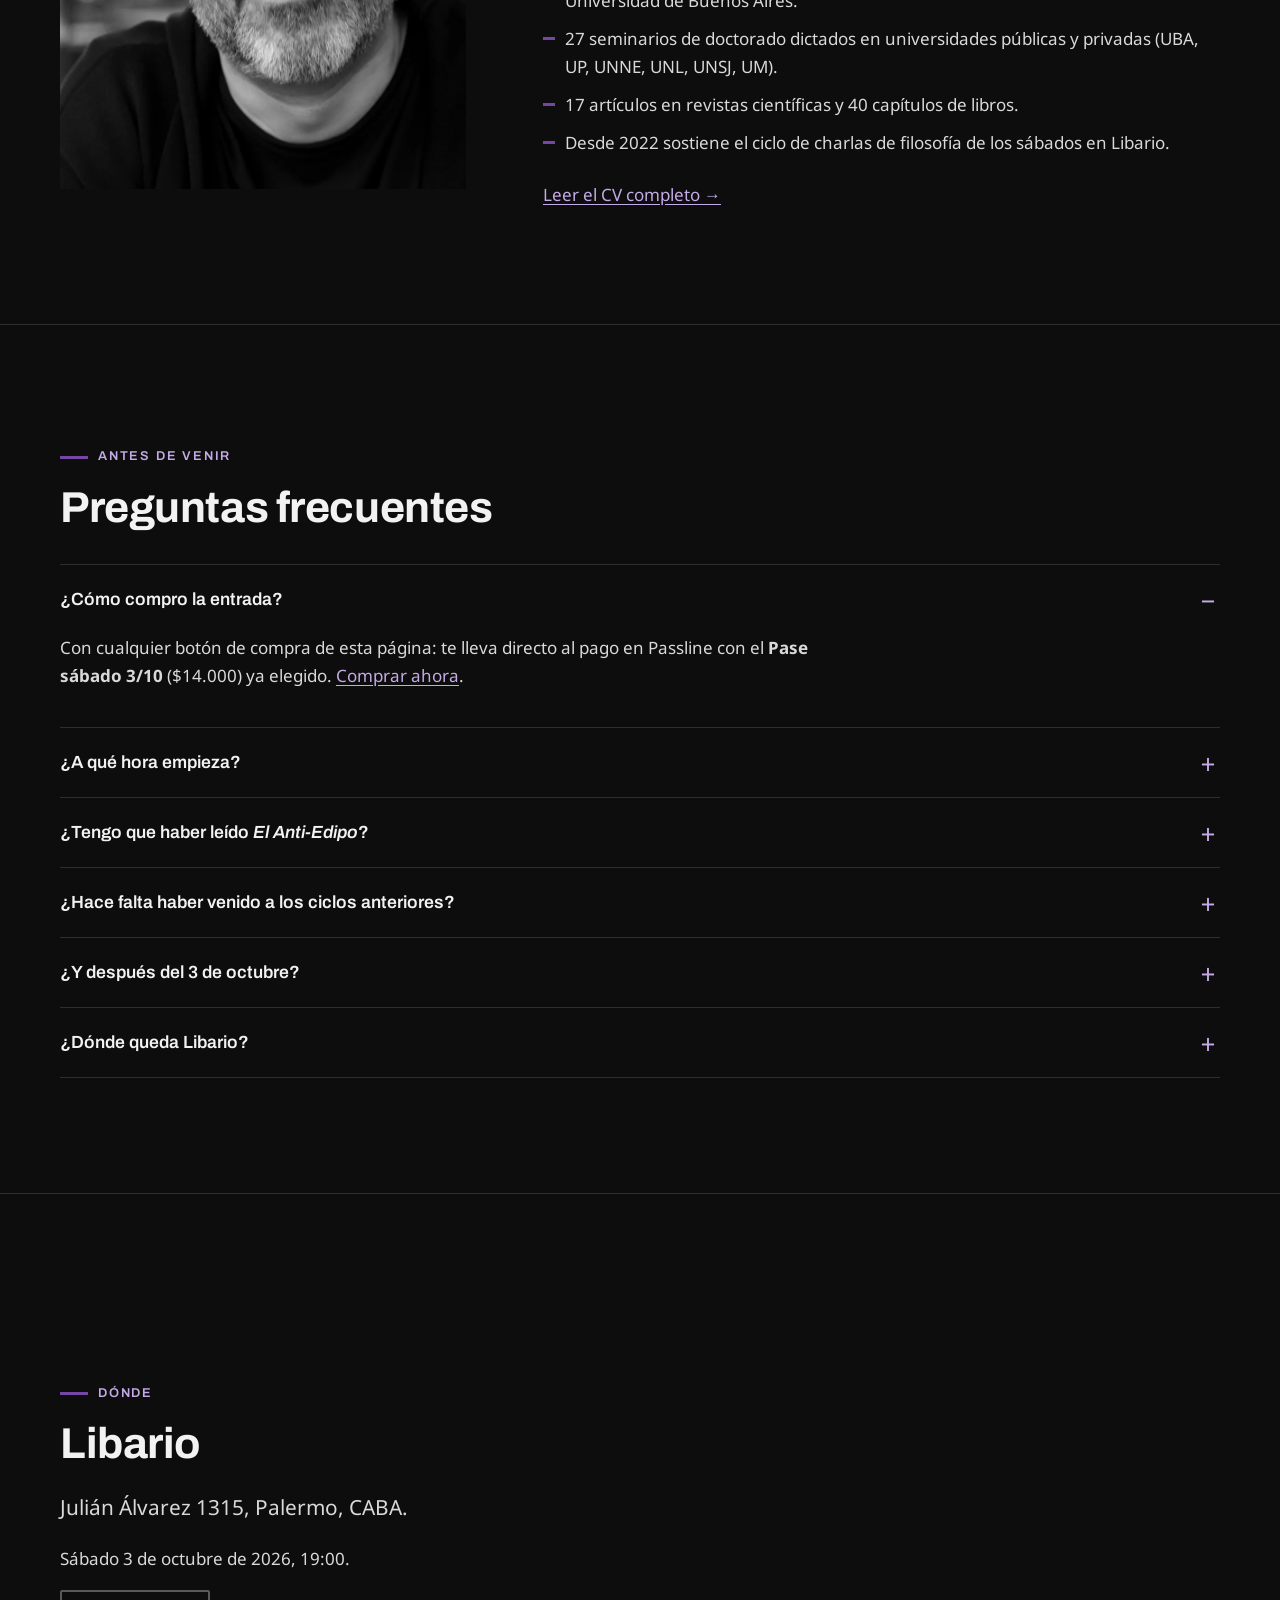
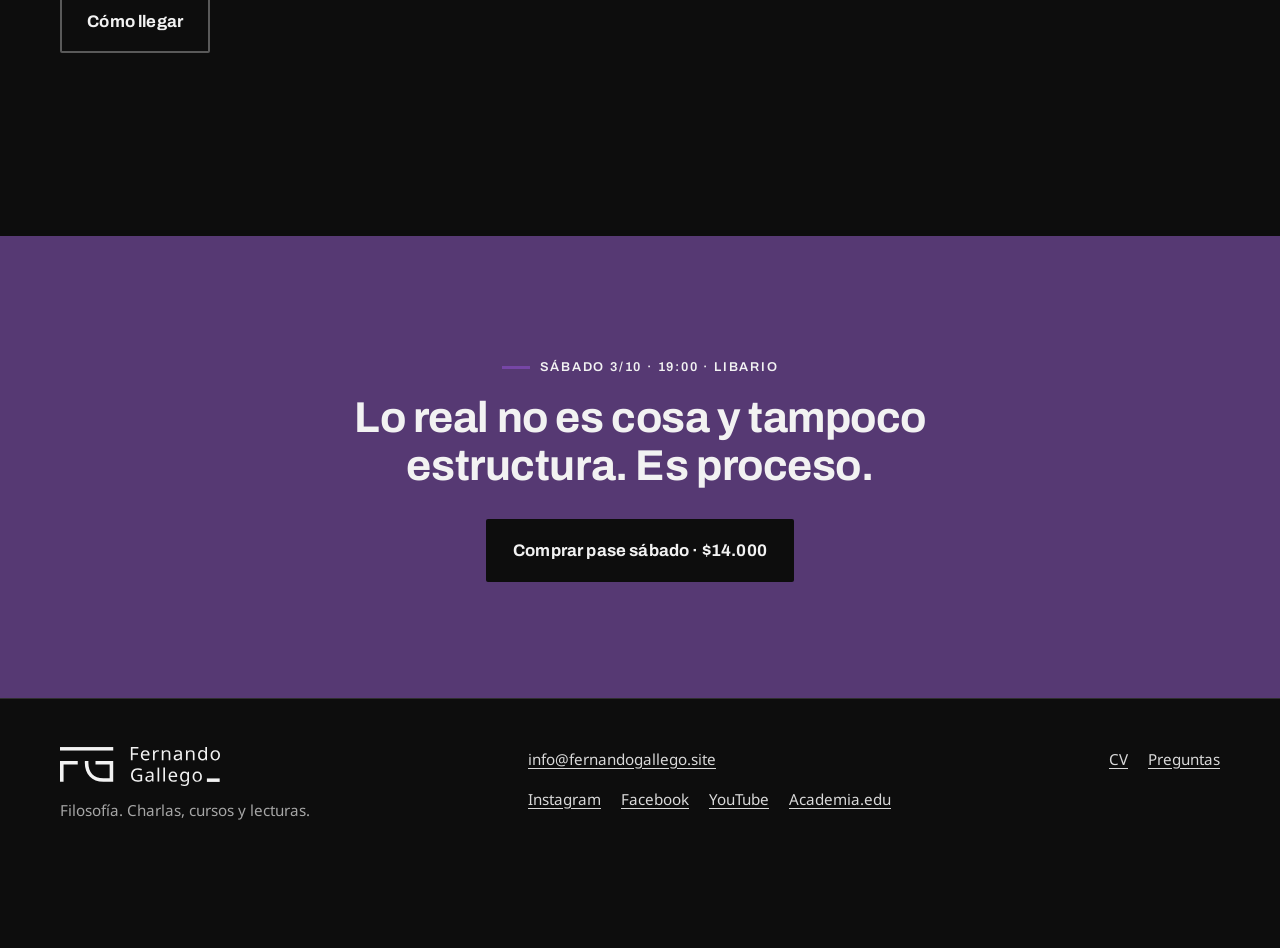
<file: blog/index.html>
<!doctype html>
<html lang="es-AR">
<head>
<meta charset="utf-8">
<title>Redirigiendo… · Fernando Gallego</title>
<meta name="robots" content="noindex">
<link rel="canonical" href="https://fernandogallego.site/">
<meta http-equiv="refresh" content="0; url=../">
<script>location.replace("../");</script>
</head>
<body style="background:#0d0d0d;color:#f2f2f2;font-family:sans-serif">
<p>Esta página se mudó. <a style="color:#c4aae6" href="../">Ir al sitio de Fernando Gallego</a>.</p>
</body>
</html>
</file>
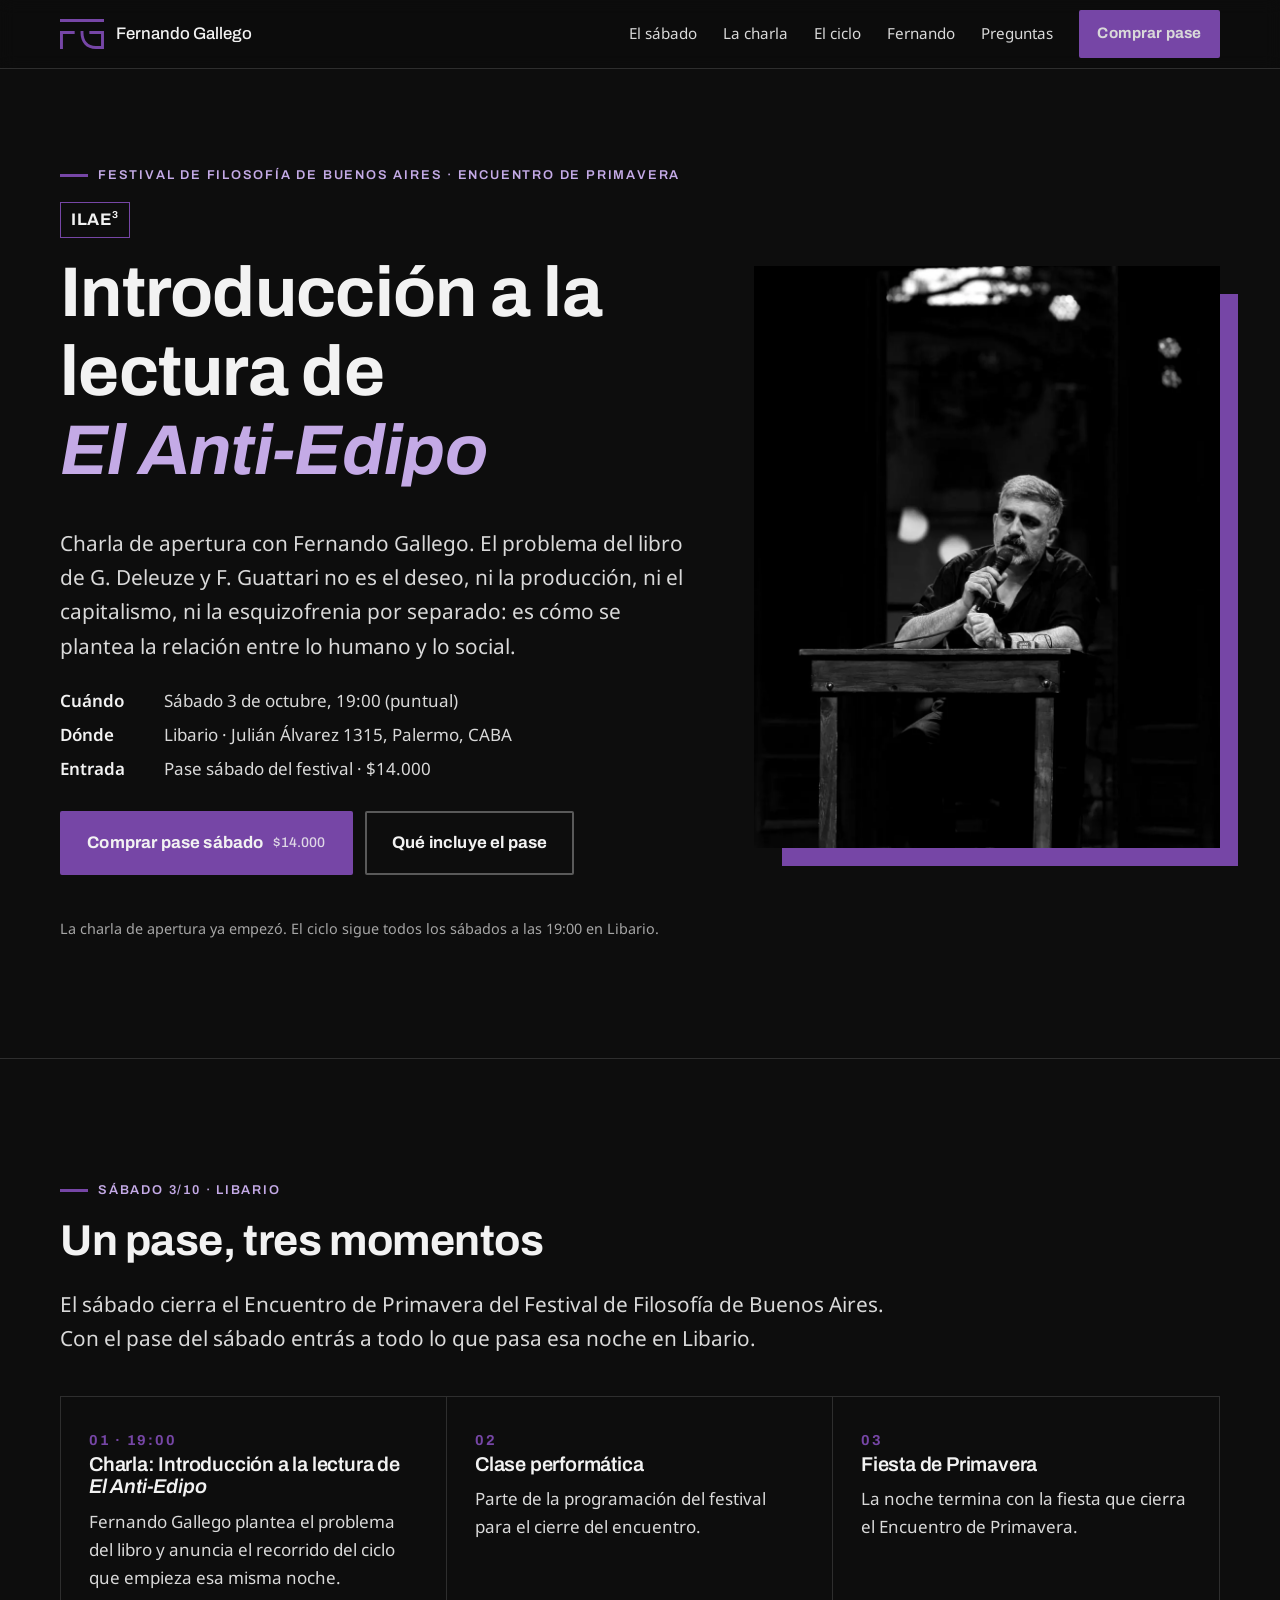
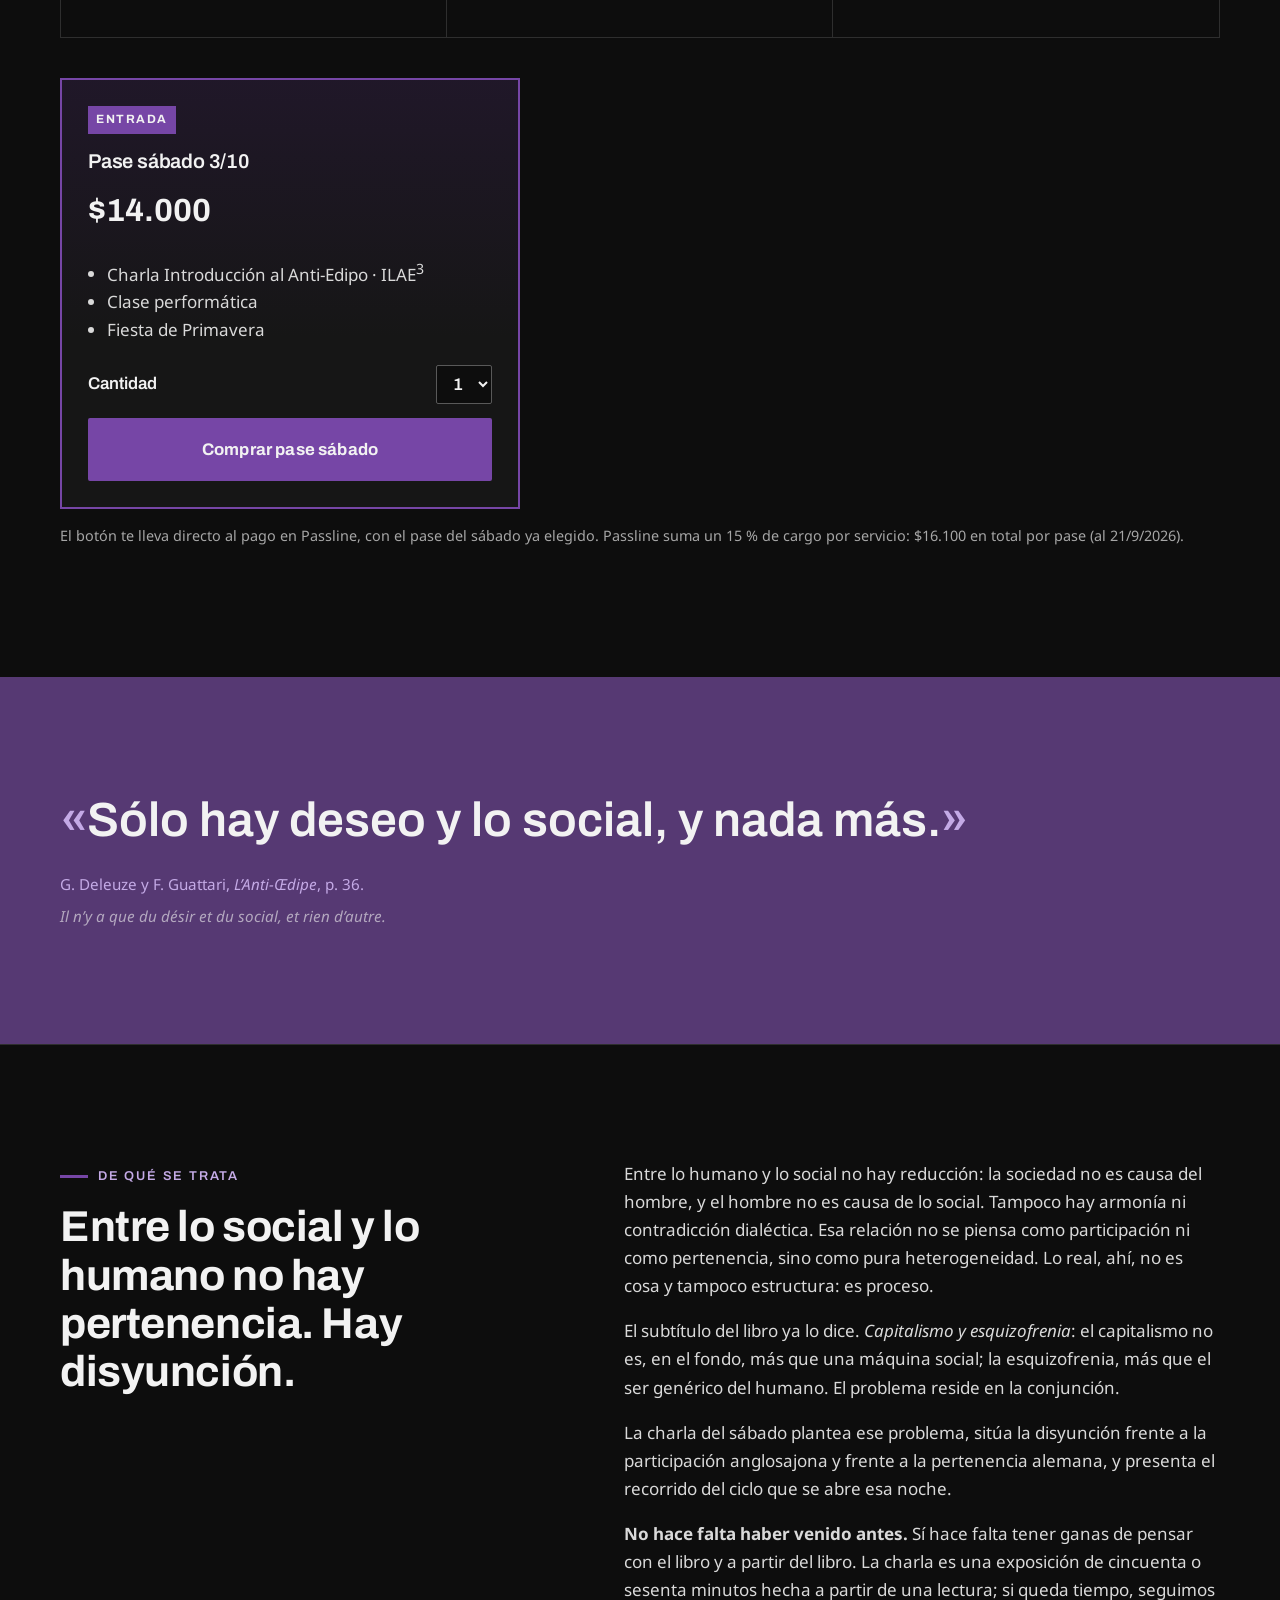
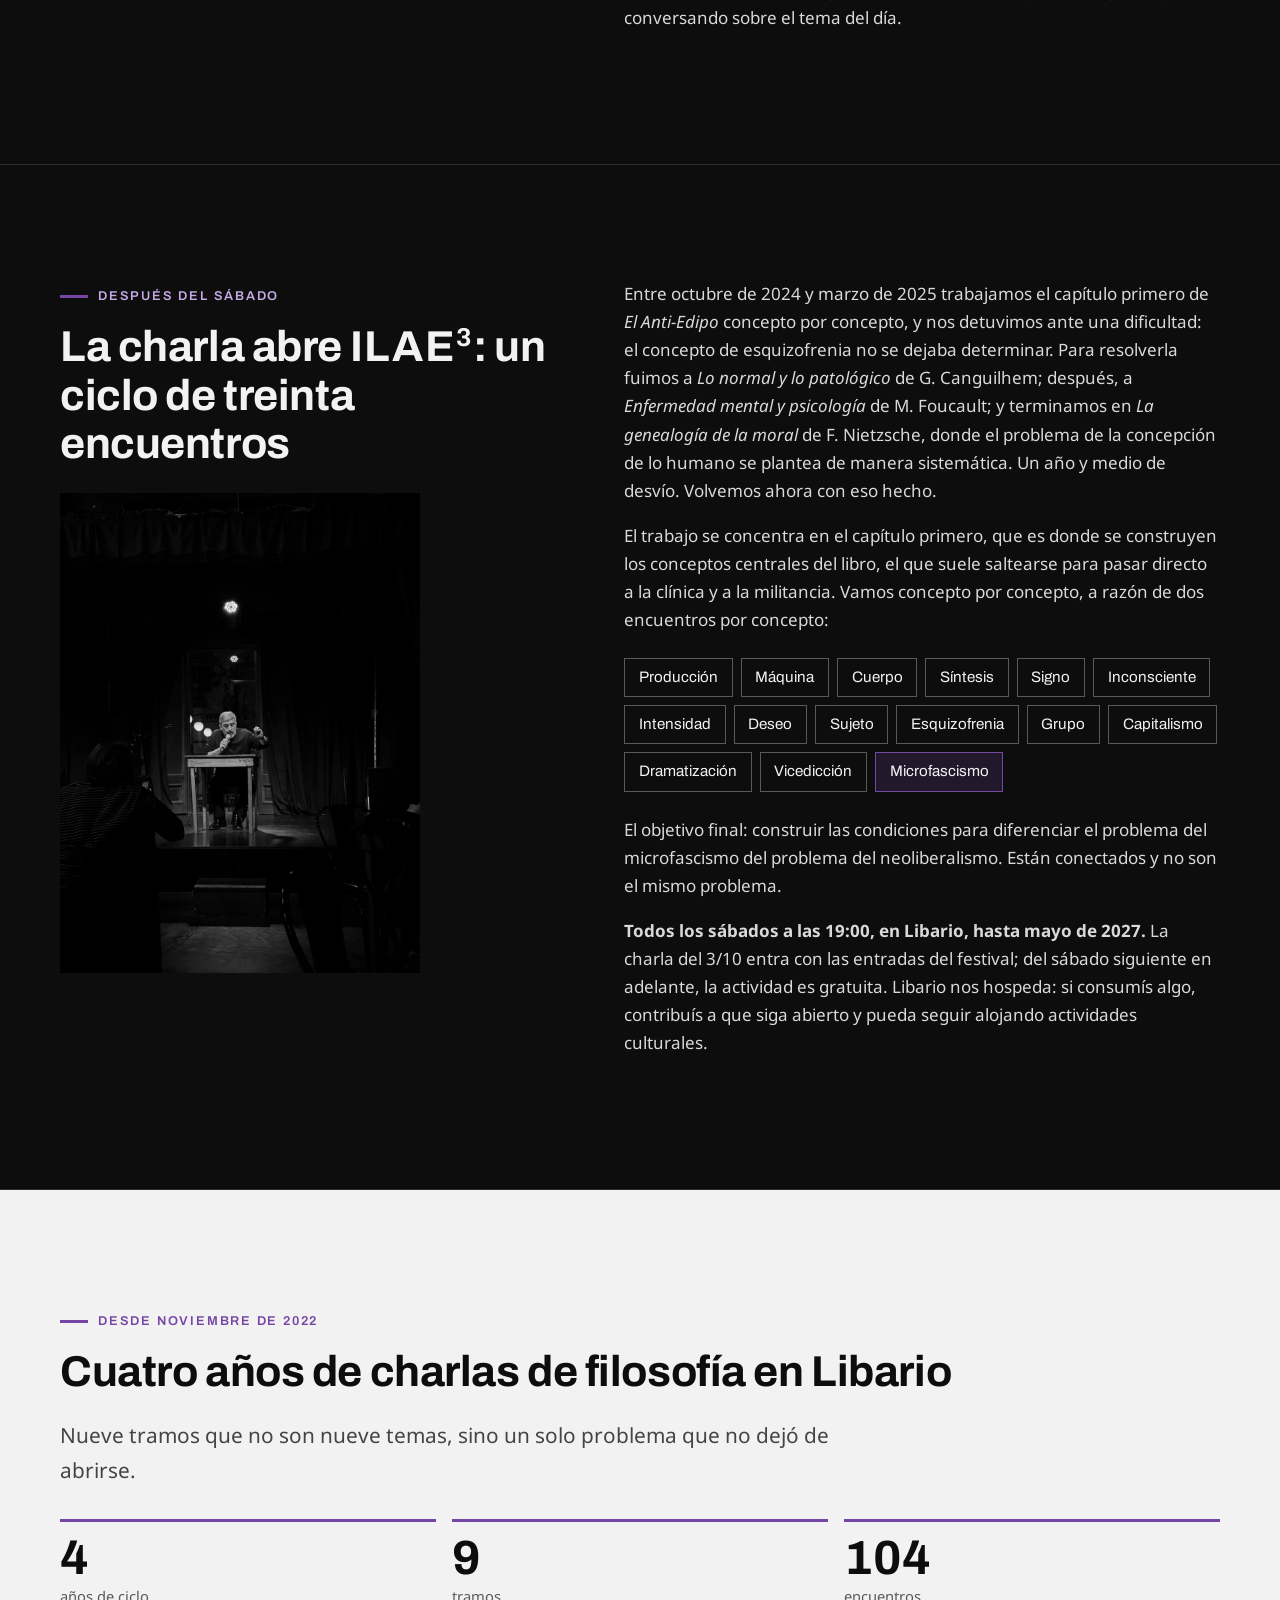
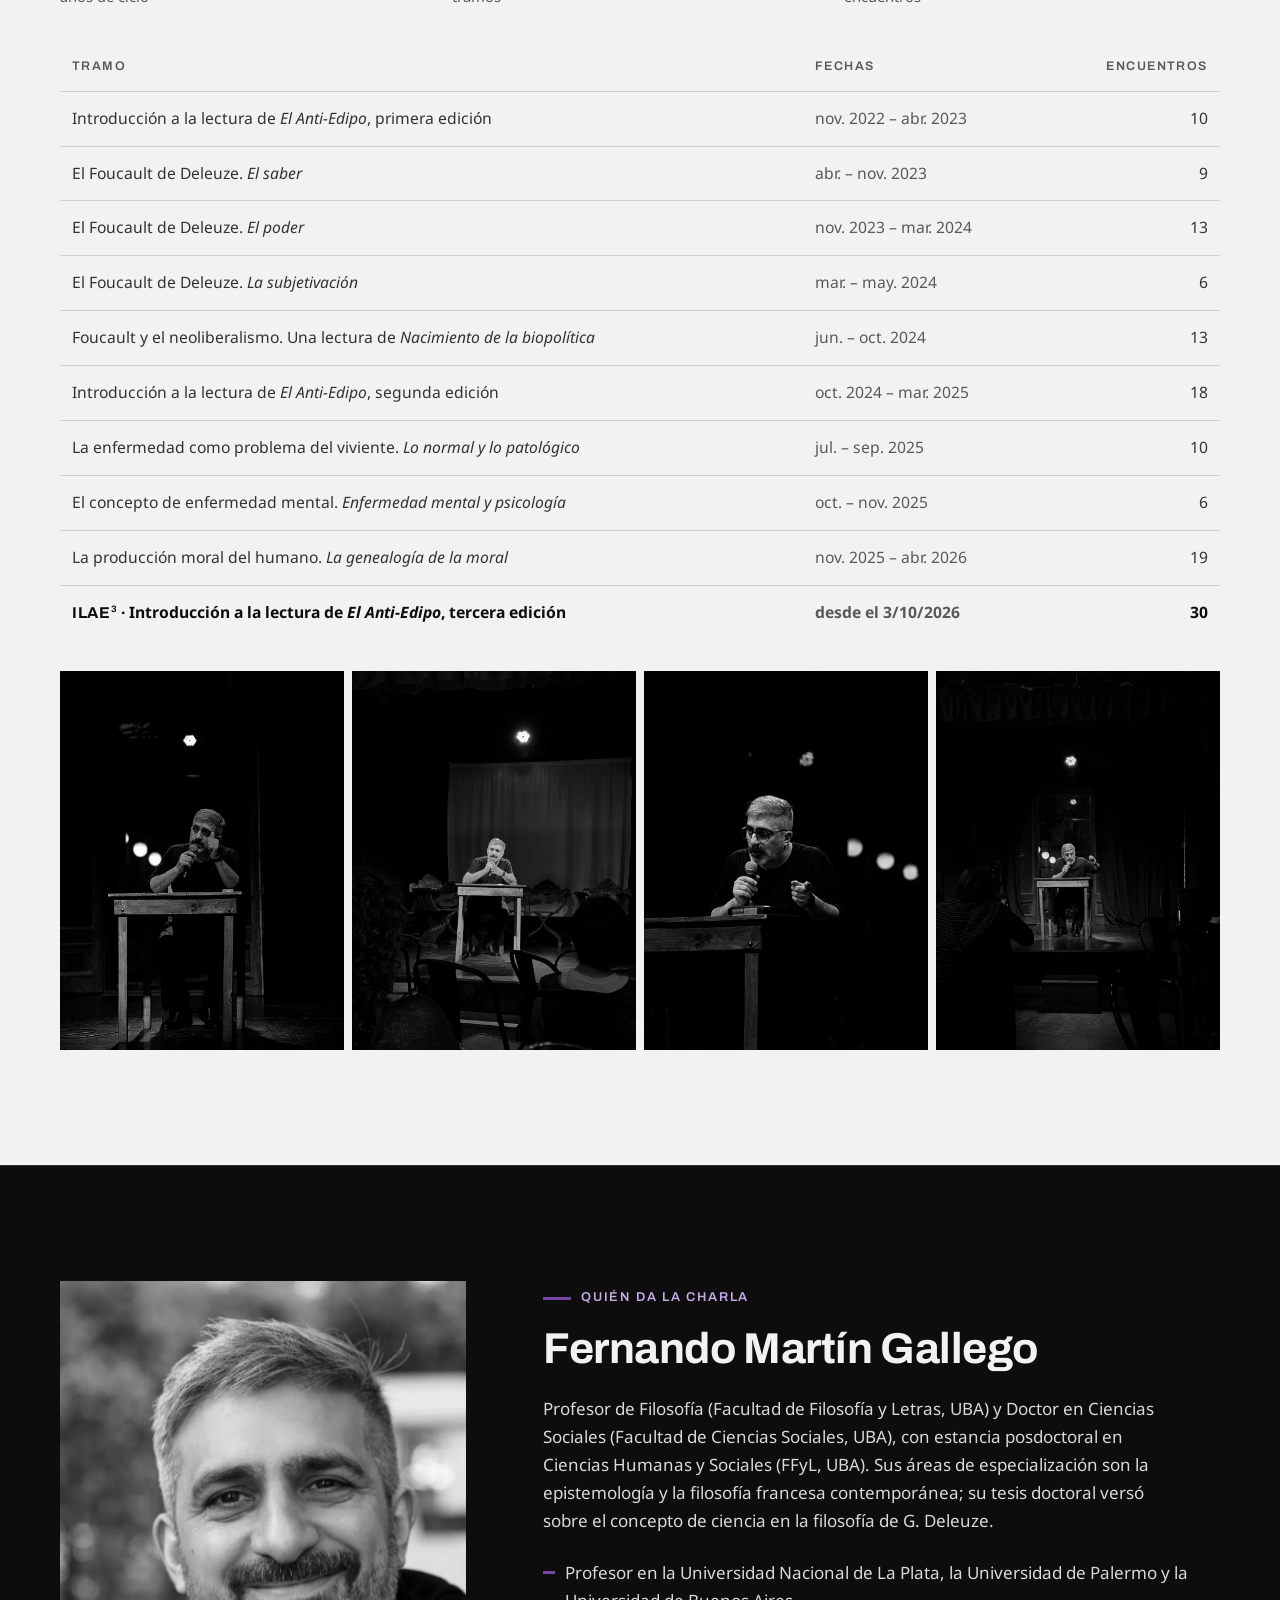
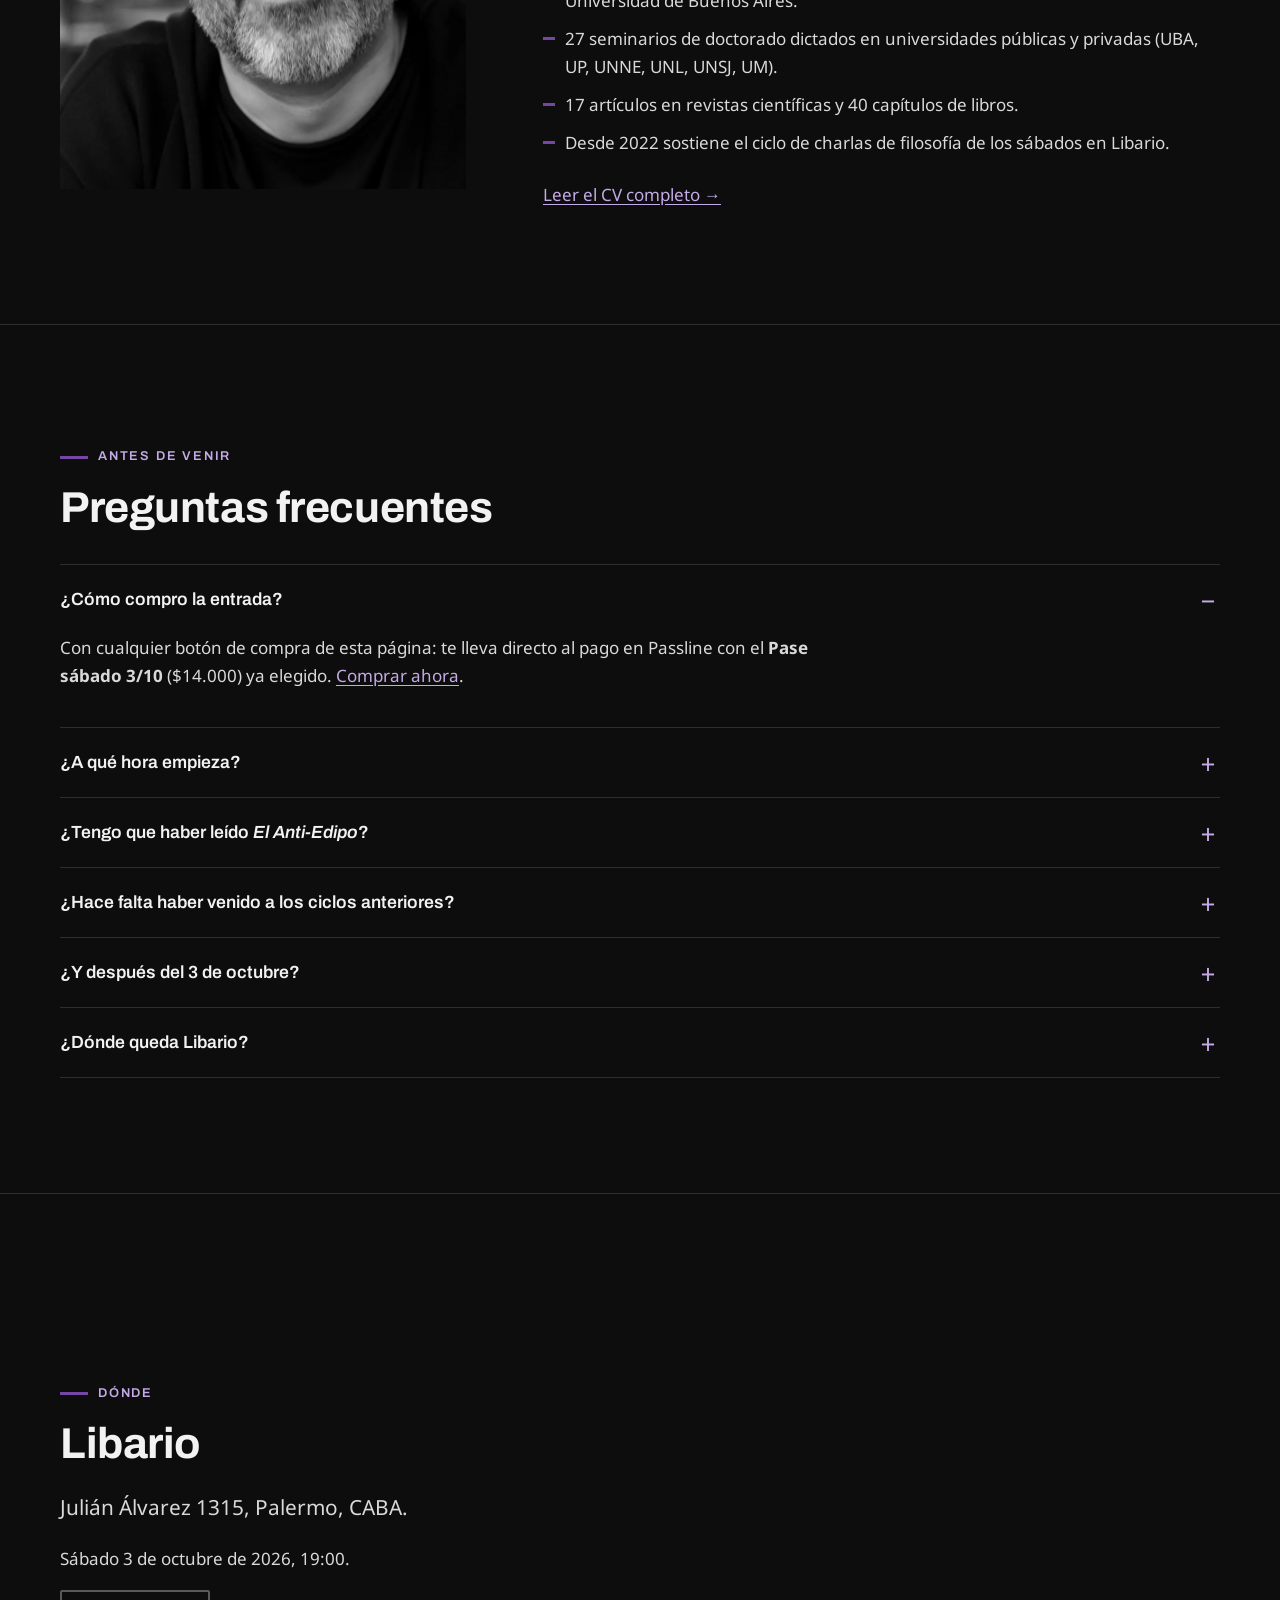
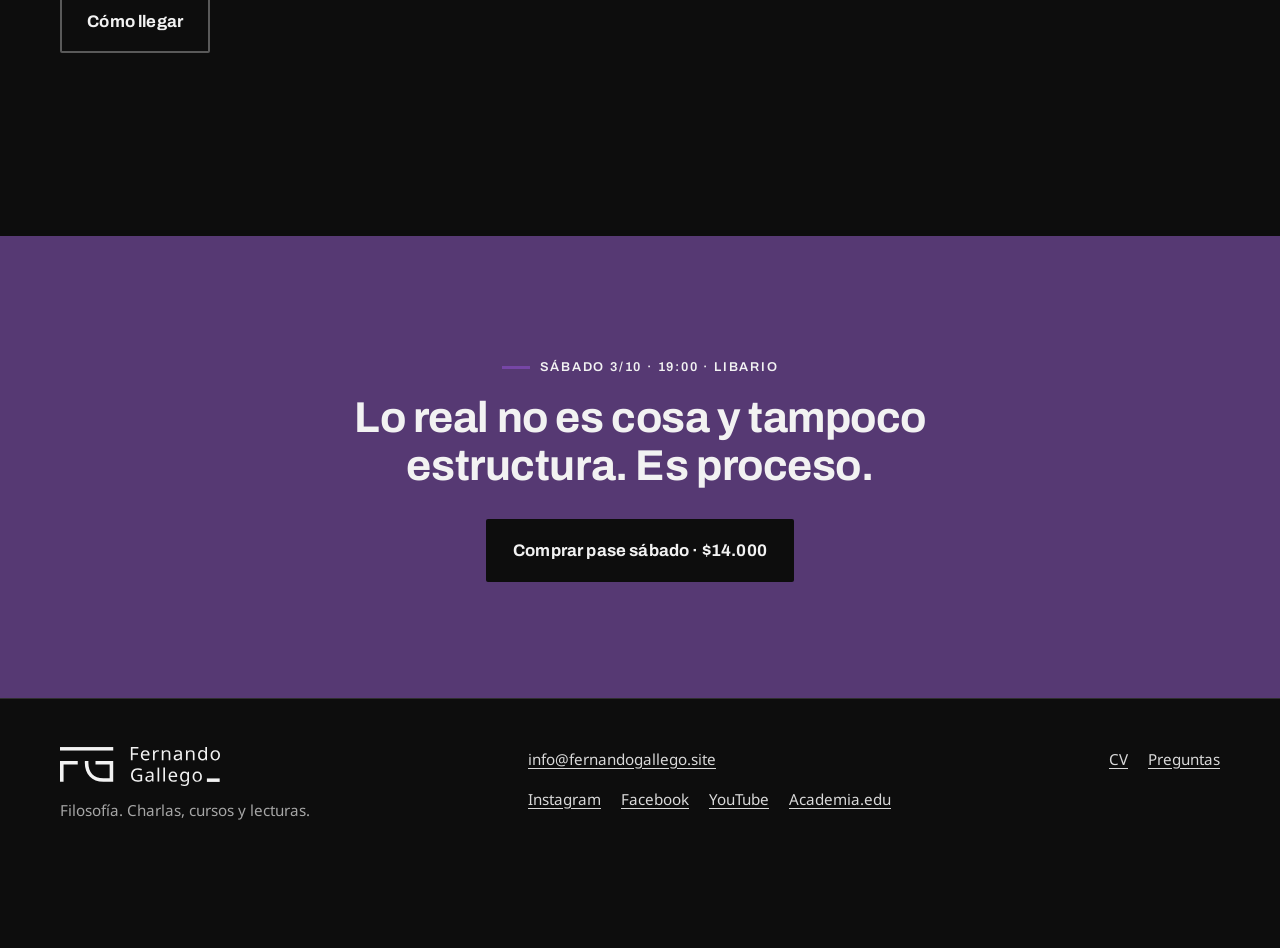
<file: confirmar-curso-dolares/index.html>
<!doctype html>
<html lang="es-AR">
<head>
<meta charset="utf-8">
<title>Redirigiendo… · Fernando Gallego</title>
<meta name="robots" content="noindex">
<link rel="canonical" href="https://fernandogallego.site/#sabado">
<meta http-equiv="refresh" content="0; url=../#sabado">
<script>location.replace("../#sabado");</script>
</head>
<body style="background:#0d0d0d;color:#f2f2f2;font-family:sans-serif">
<p>Esta página se mudó. <a style="color:#c4aae6" href="../#sabado">Ir al sitio de Fernando Gallego</a>.</p>
</body>
</html>
</file>
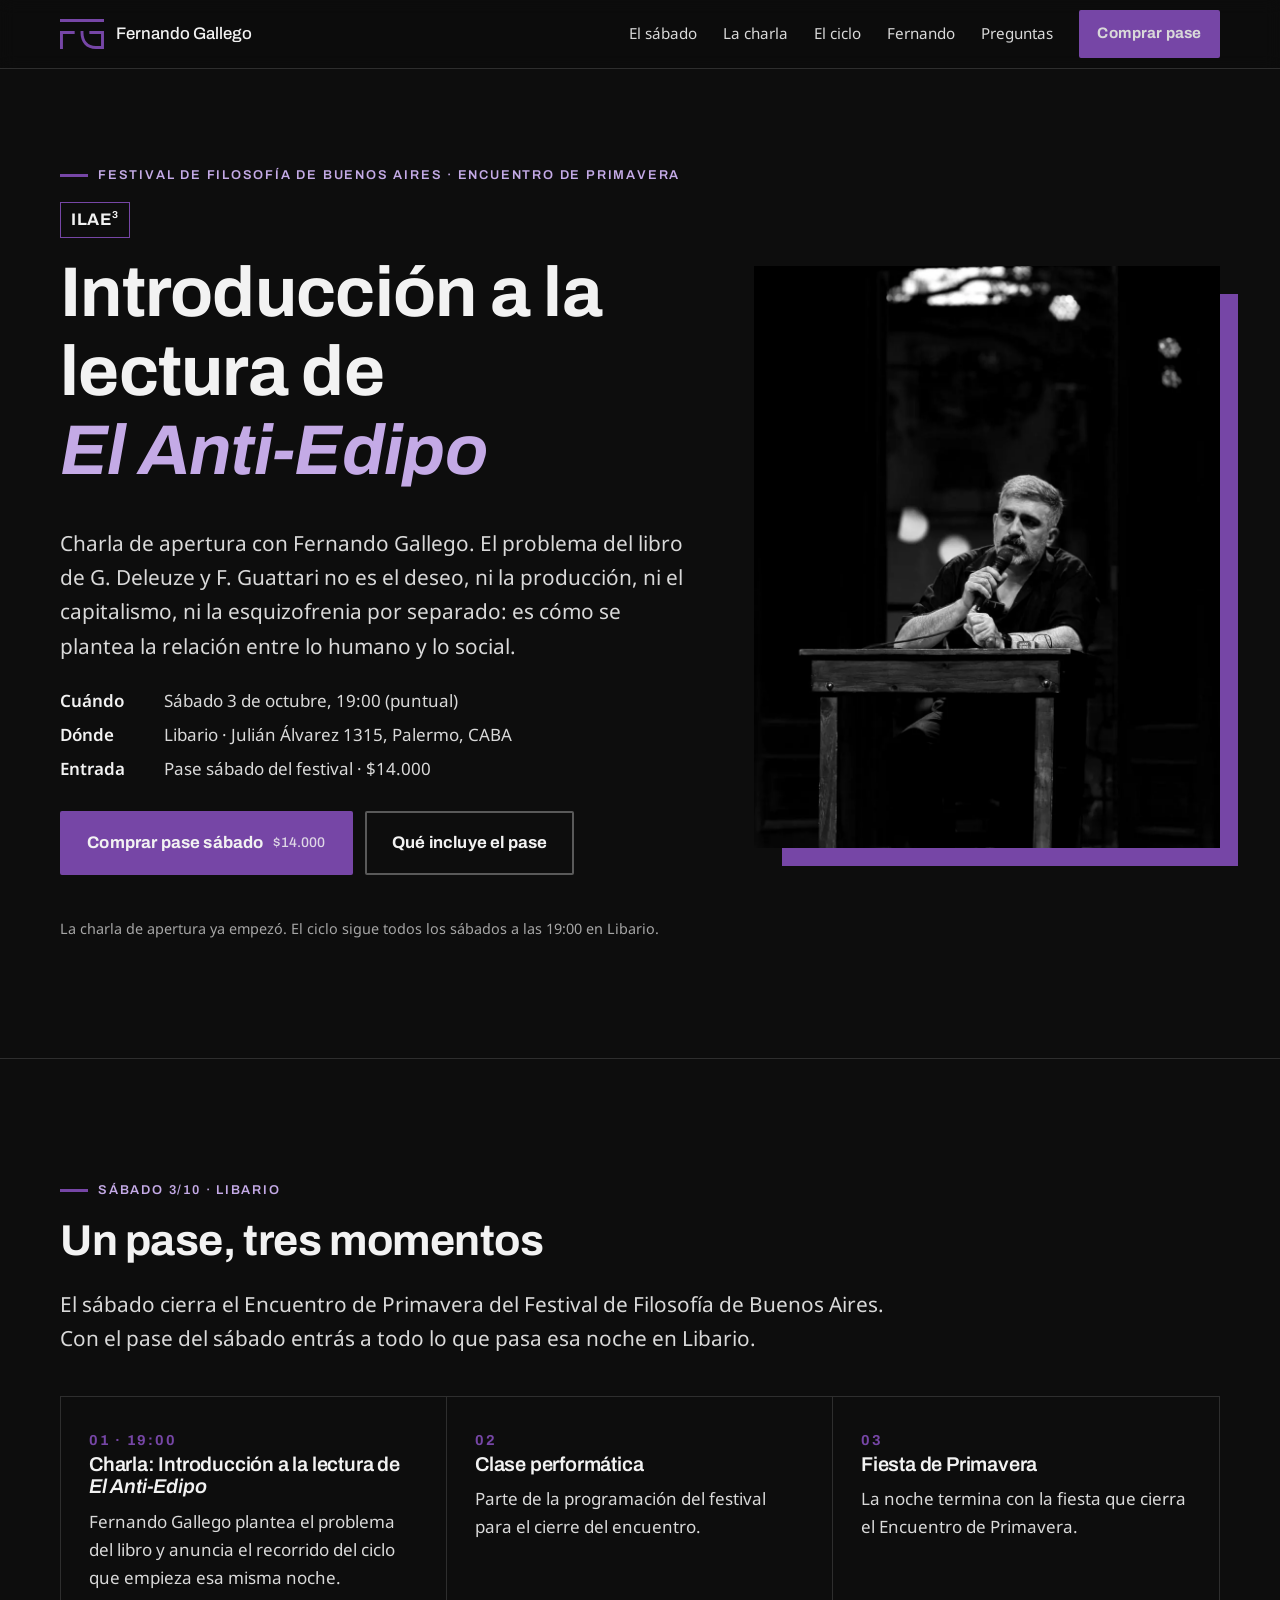
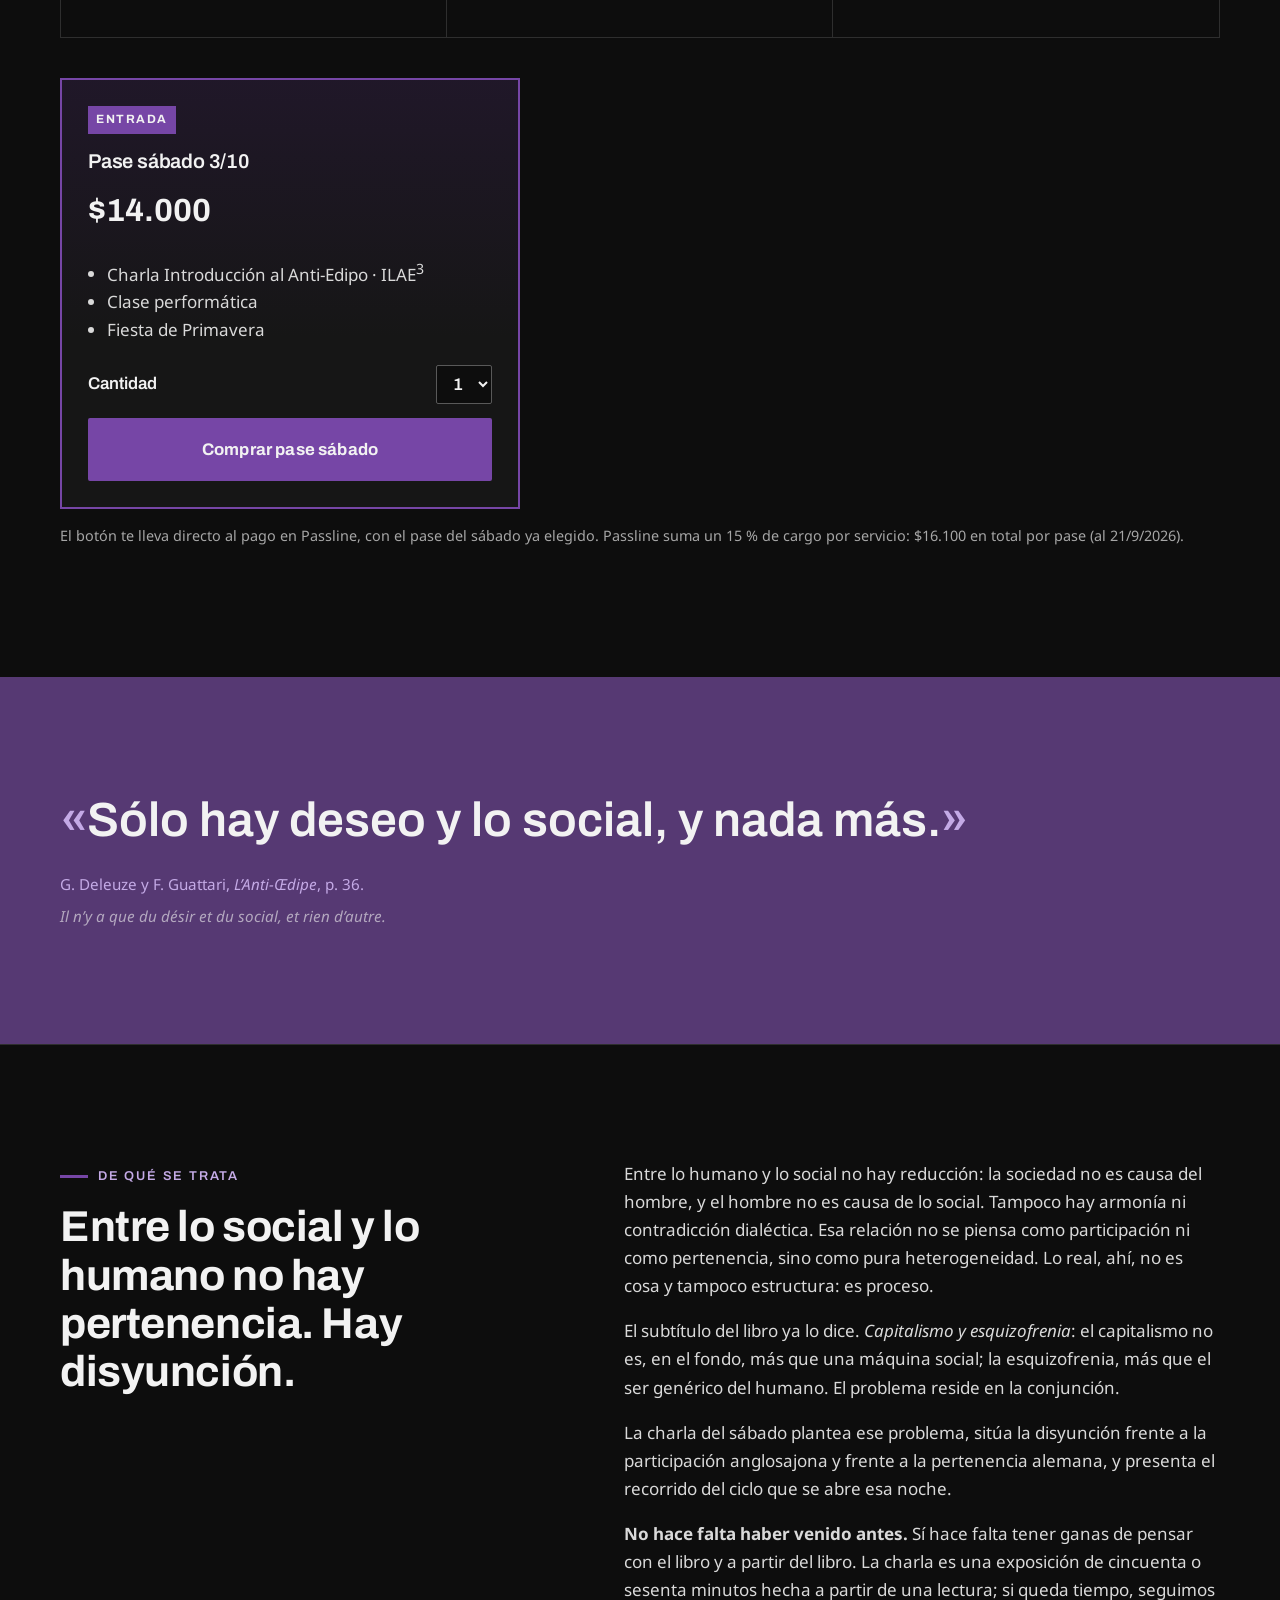
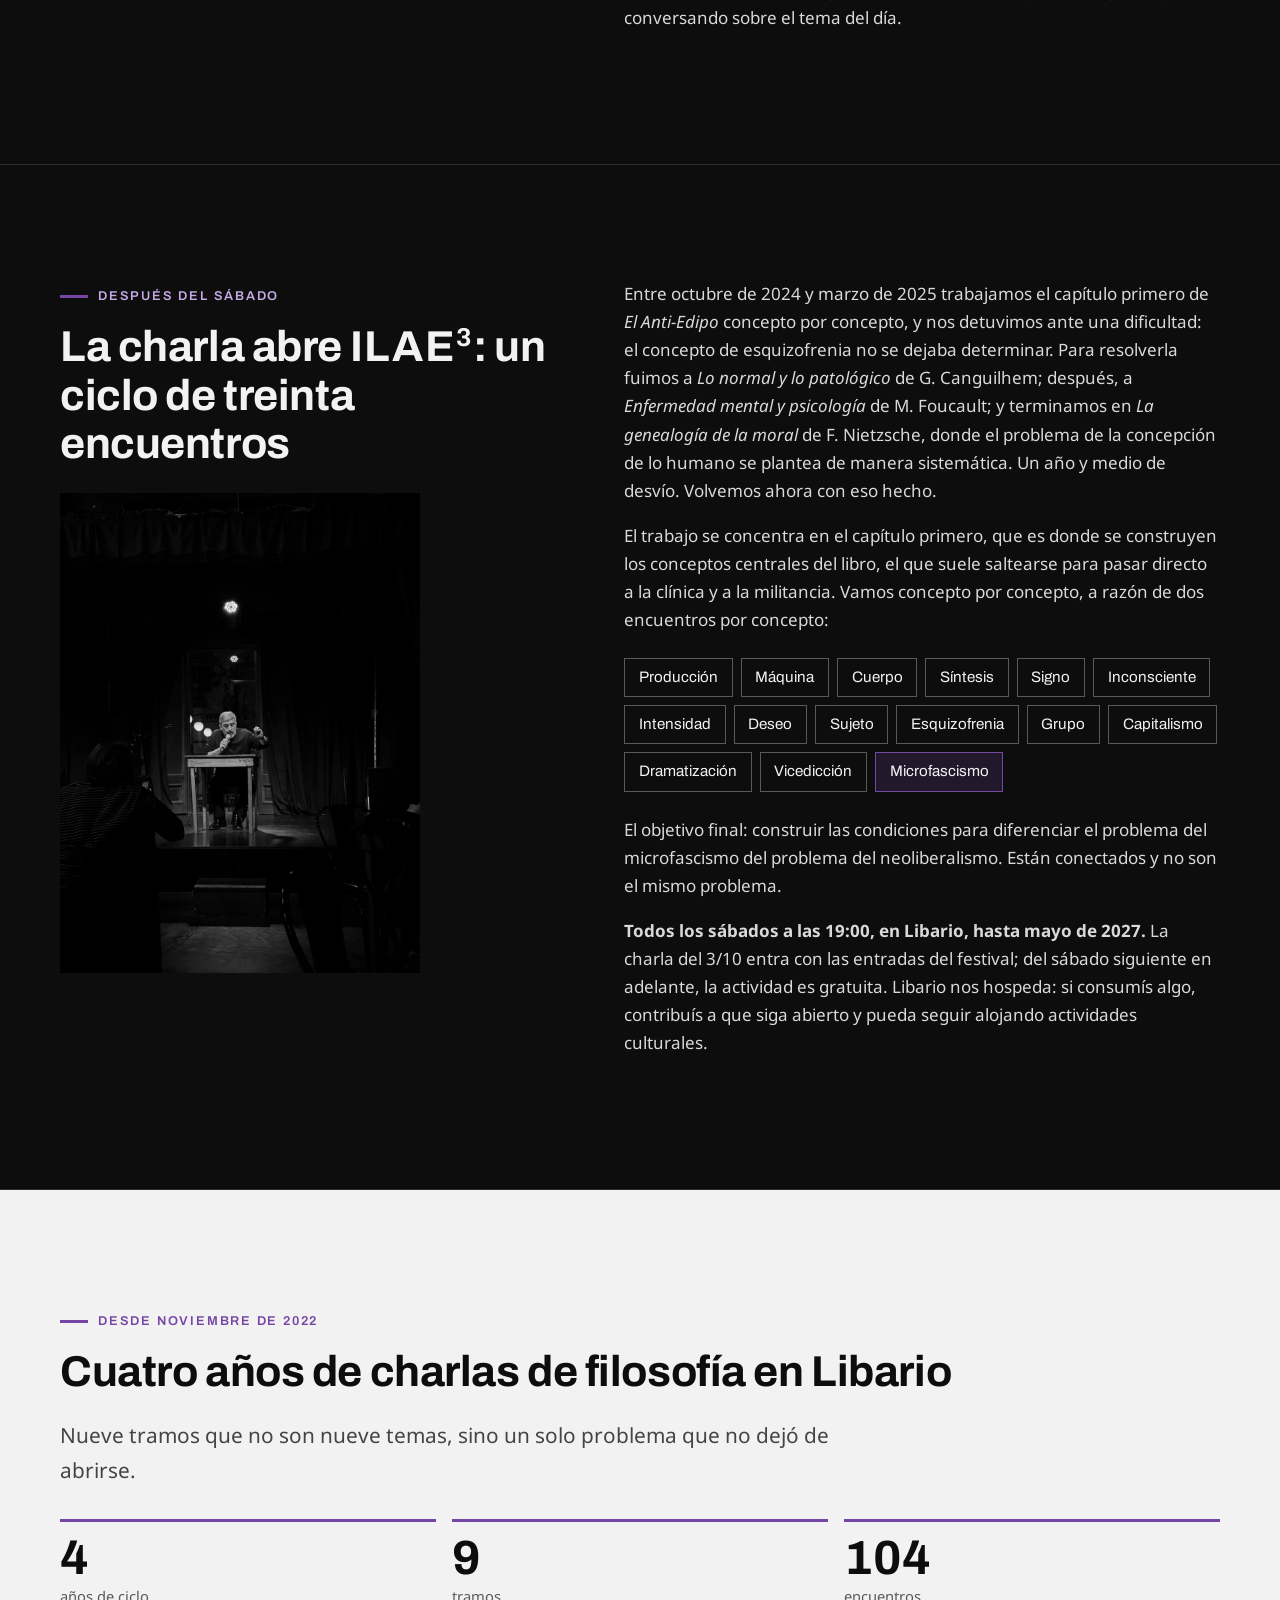
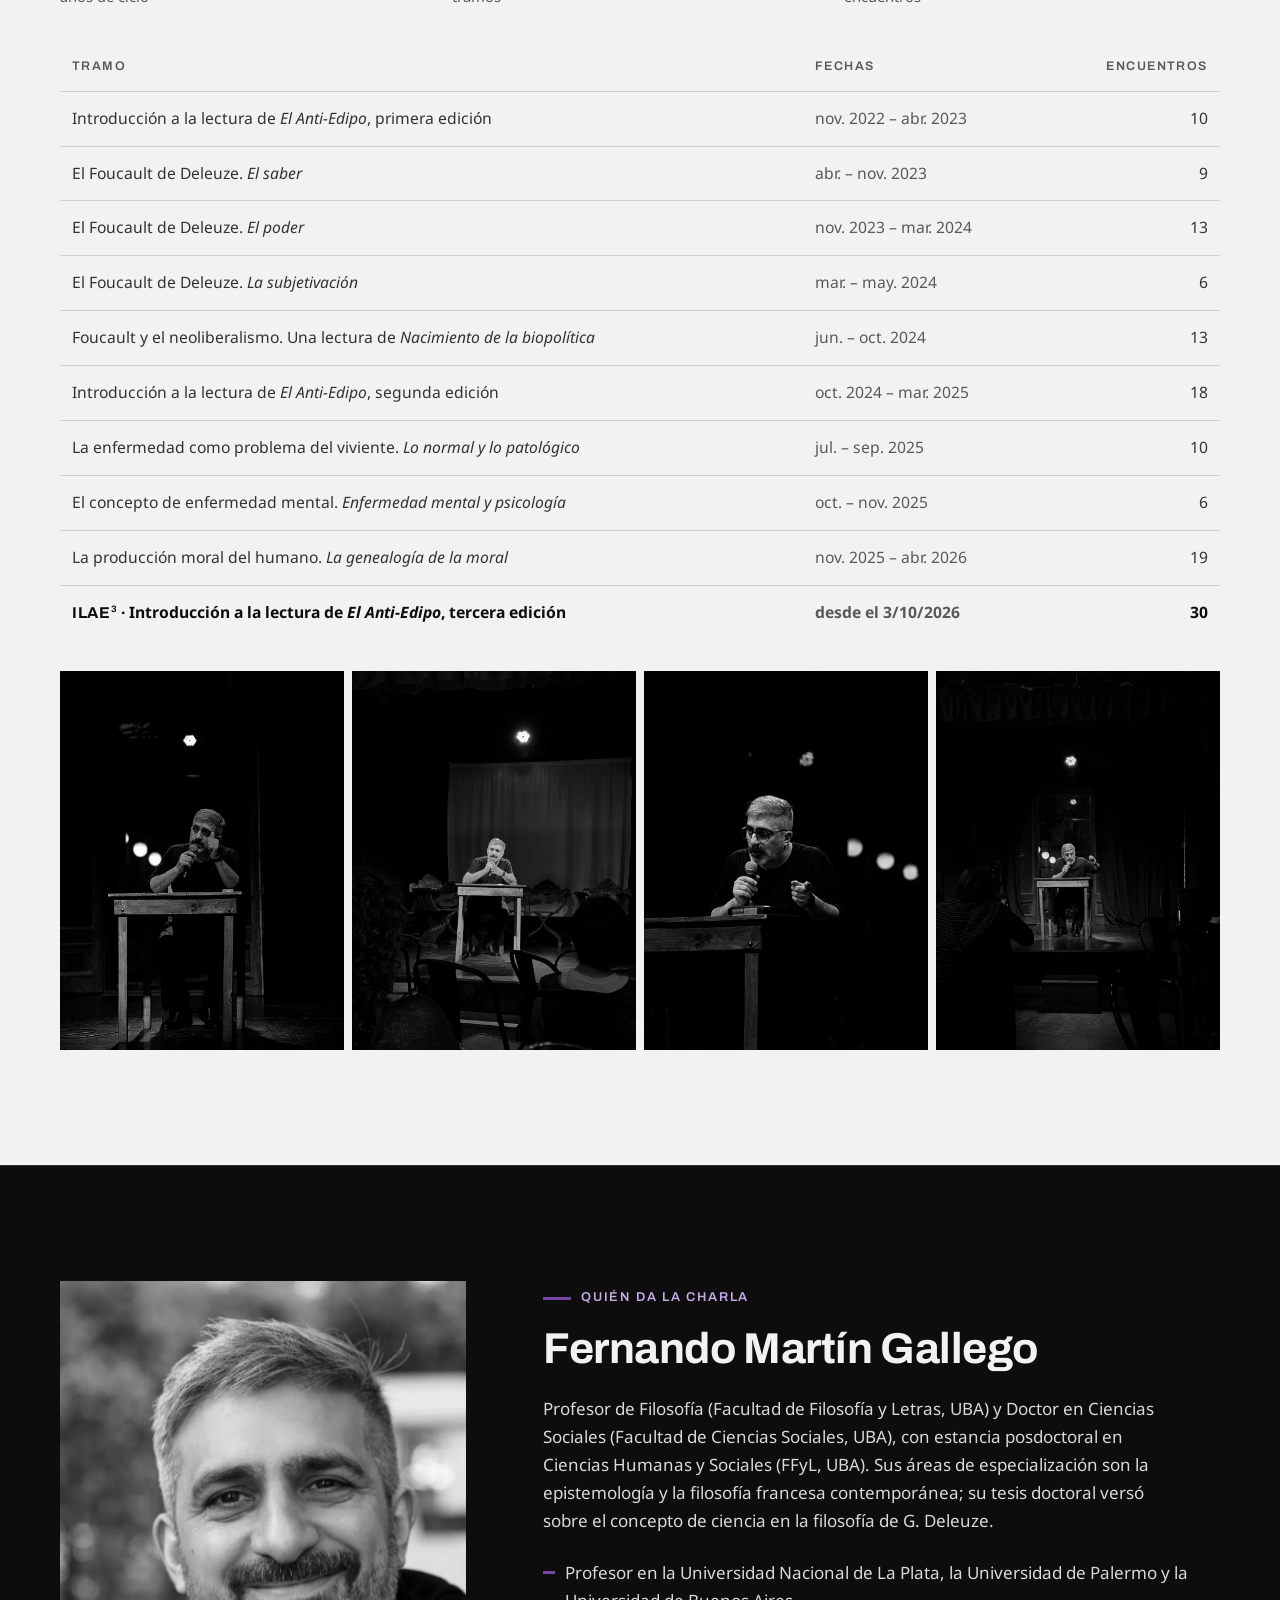
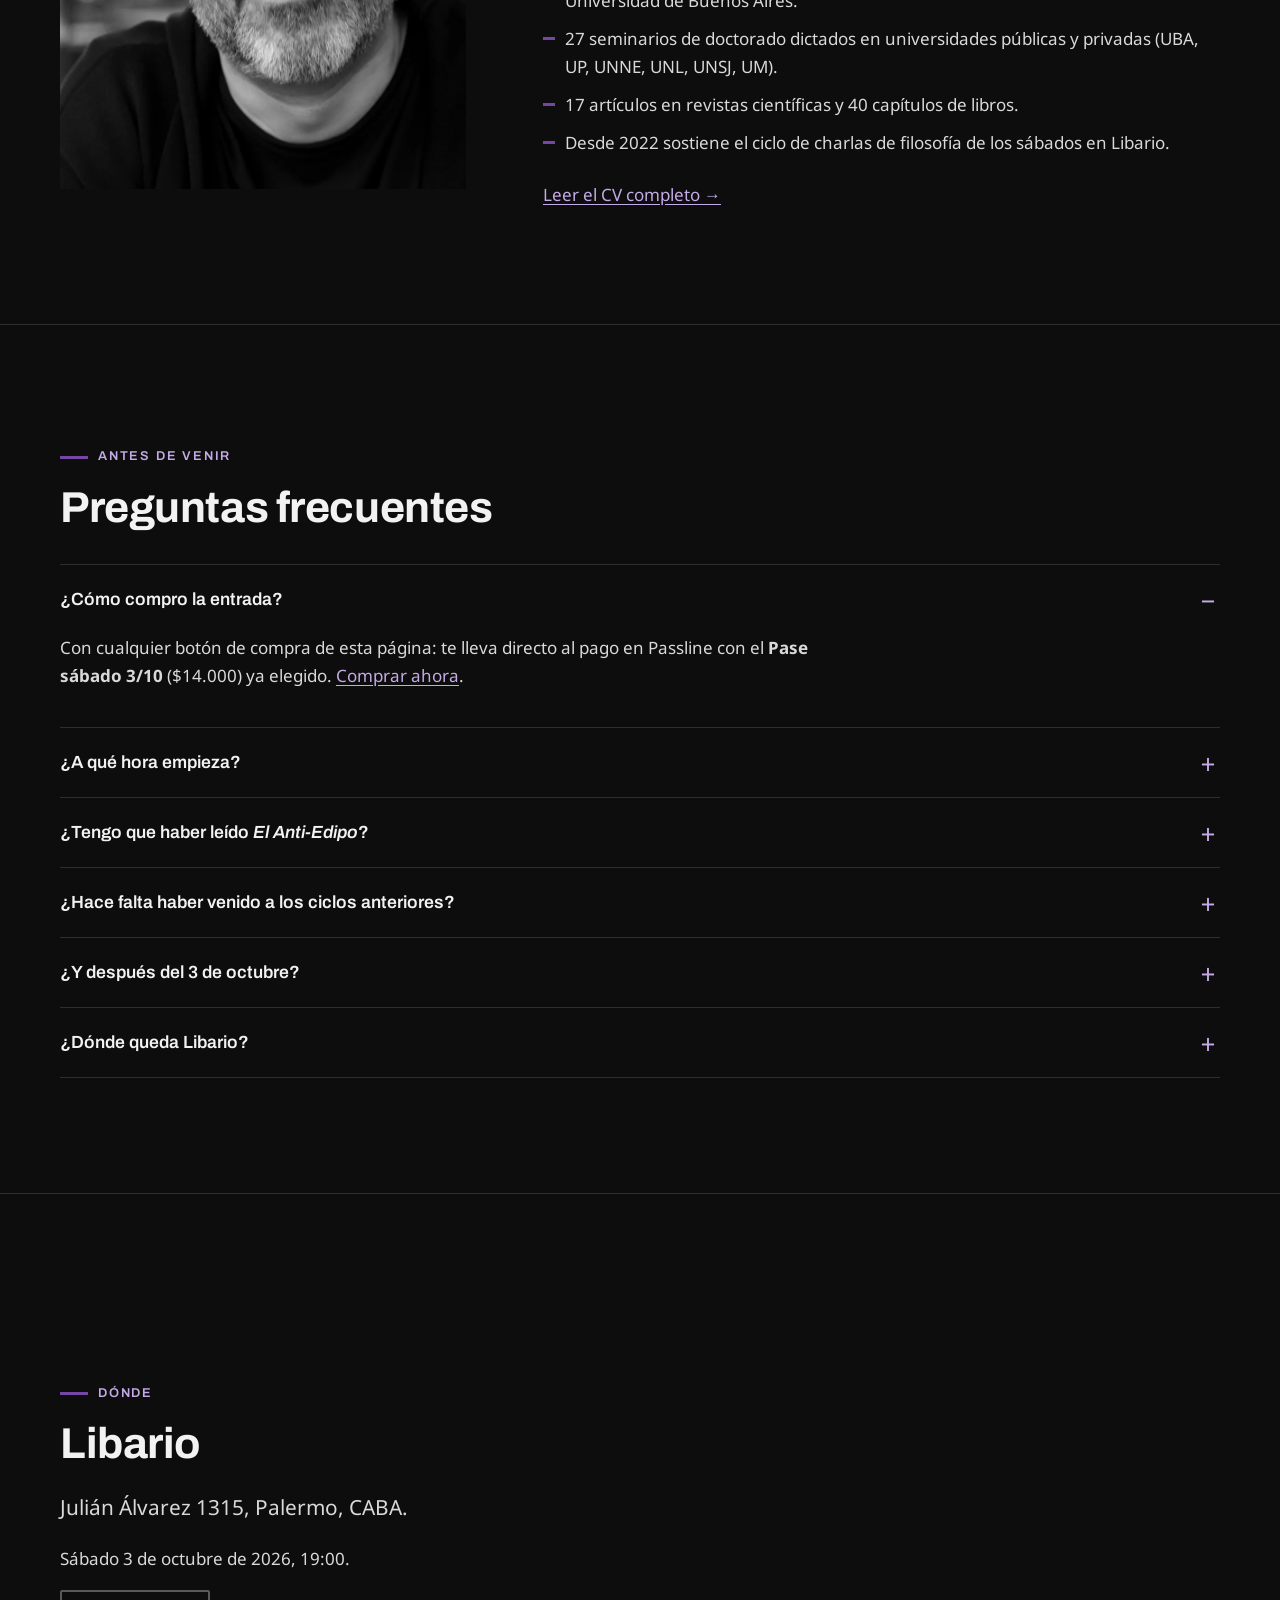
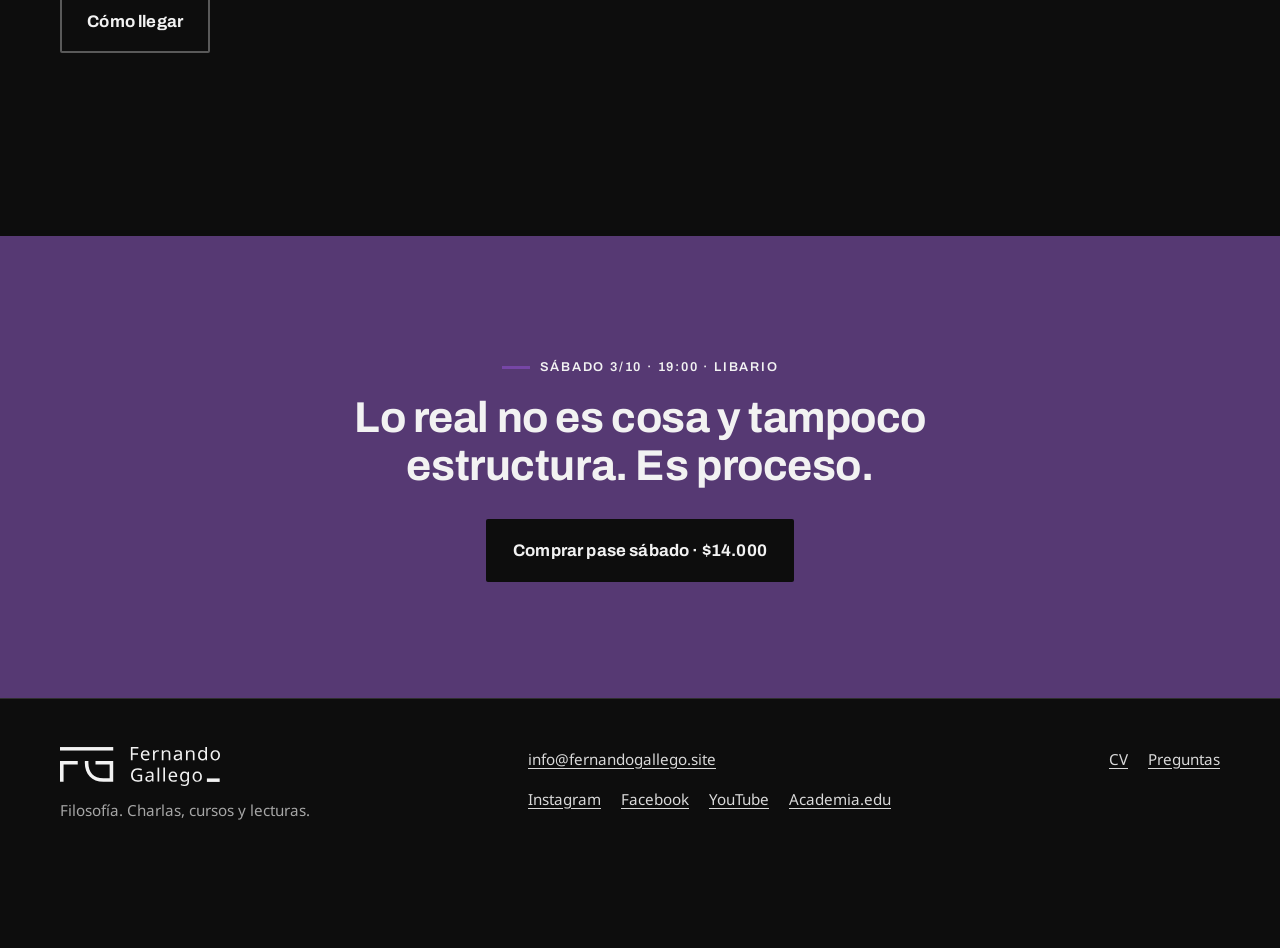
<file: contacto/index.html>
<!doctype html>
<html lang="es-AR">
<head>
<meta charset="utf-8">
<title>Redirigiendo… · Fernando Gallego</title>
<meta name="robots" content="noindex">
<link rel="canonical" href="https://fernandogallego.site/#lugar">
<meta http-equiv="refresh" content="0; url=../#lugar">
<script>location.replace("../#lugar");</script>
</head>
<body style="background:#0d0d0d;color:#f2f2f2;font-family:sans-serif">
<p>Esta página se mudó. <a style="color:#c4aae6" href="../#lugar">Ir al sitio de Fernando Gallego</a>.</p>
</body>
</html>
</file>
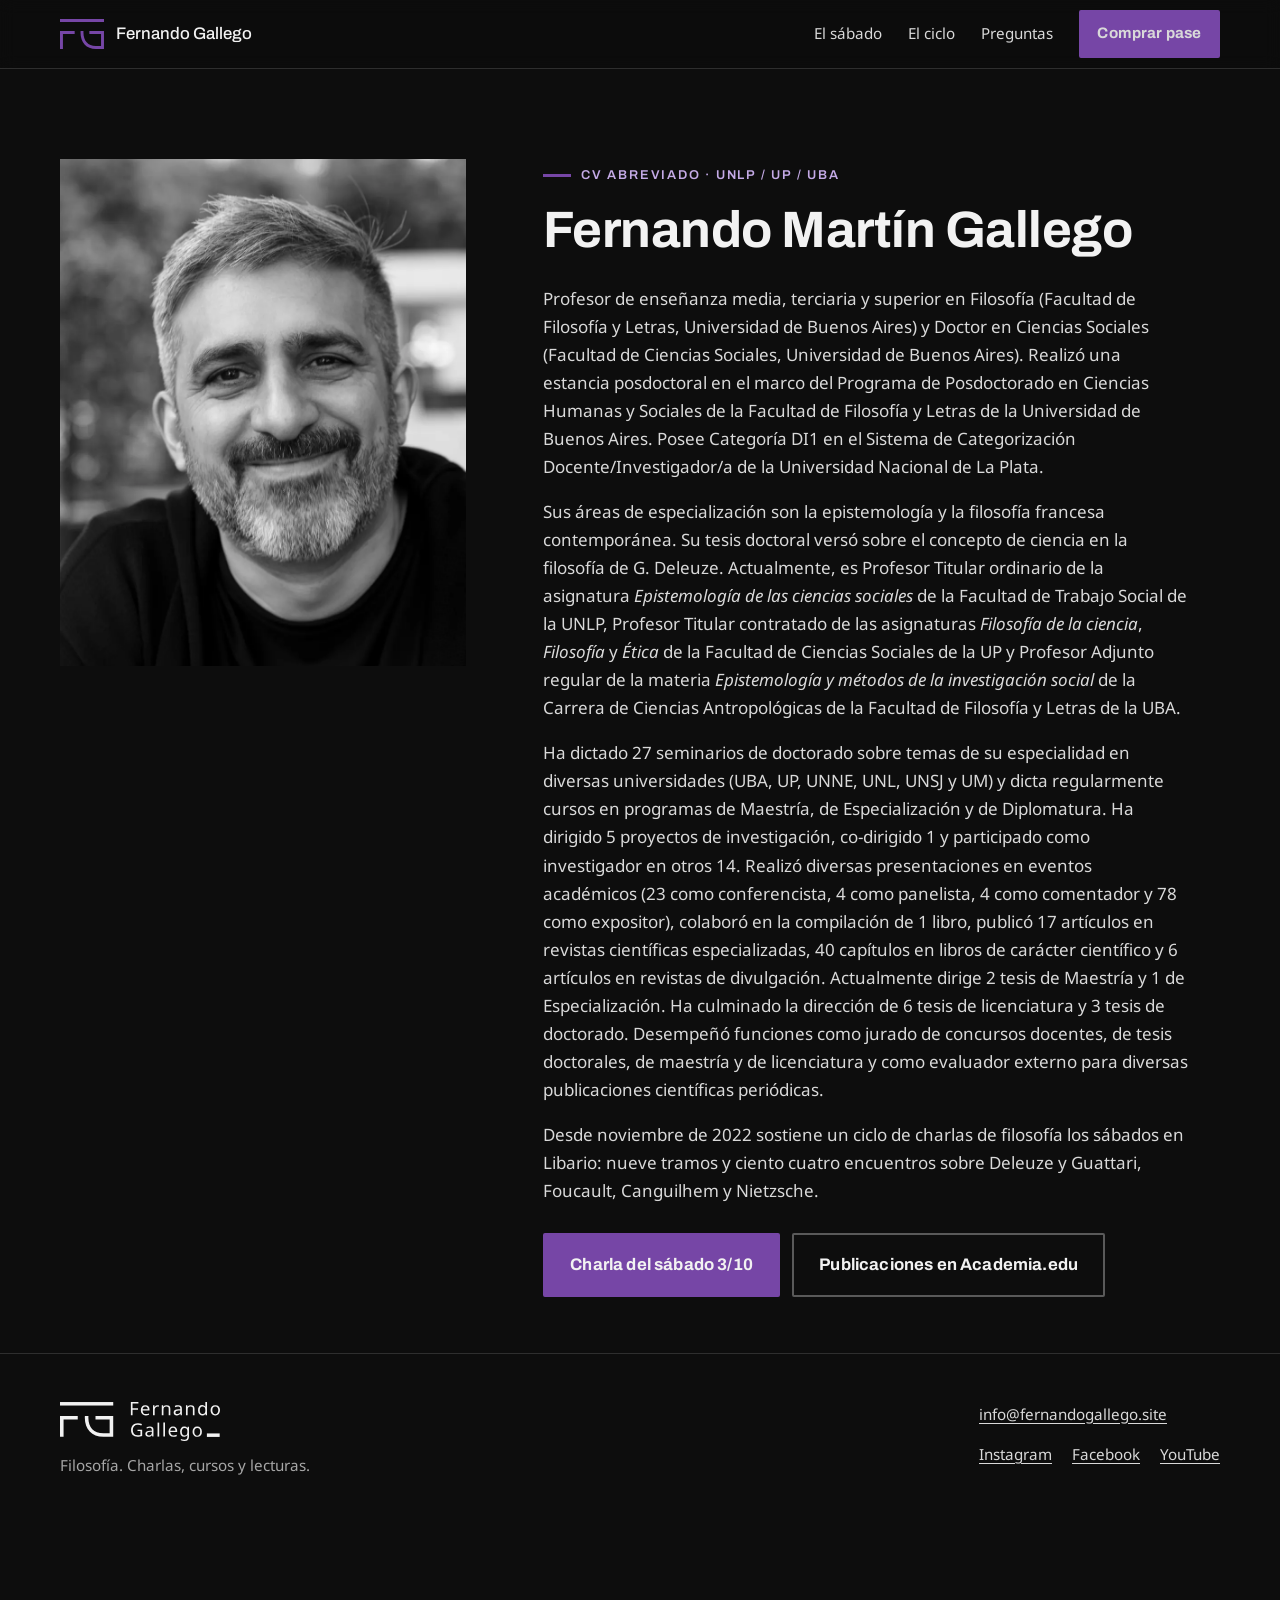
<file: curriculum/index.html>
<!doctype html>
<html lang="es-AR">
<head>
<meta charset="utf-8">
<title>Redirigiendo… · Fernando Gallego</title>
<meta name="robots" content="noindex">
<link rel="canonical" href="https://fernandogallego.site/sobre/">
<meta http-equiv="refresh" content="0; url=../sobre/">
<script>location.replace("../sobre/");</script>
</head>
<body style="background:#0d0d0d;color:#f2f2f2;font-family:sans-serif">
<p>Esta página se mudó. <a style="color:#c4aae6" href="../sobre/">Ir al sitio de Fernando Gallego</a>.</p>
</body>
</html>
</file>
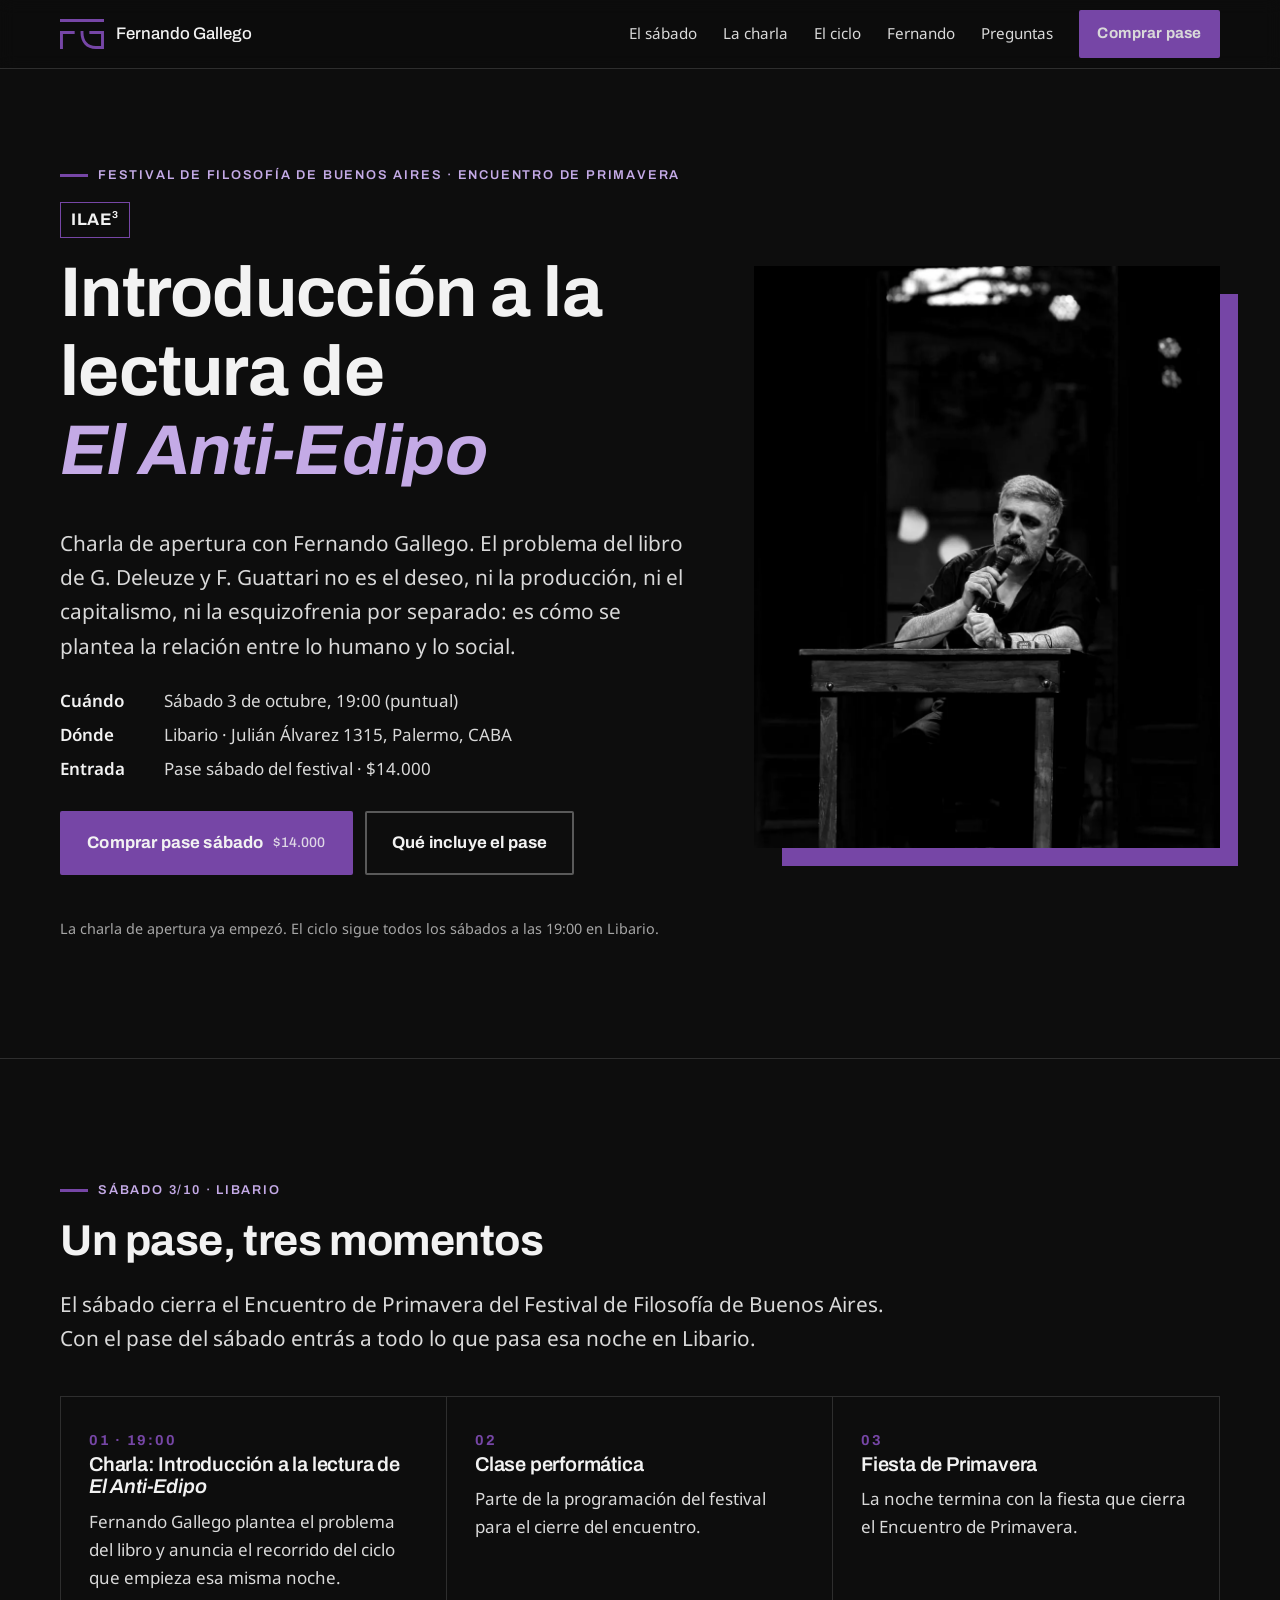
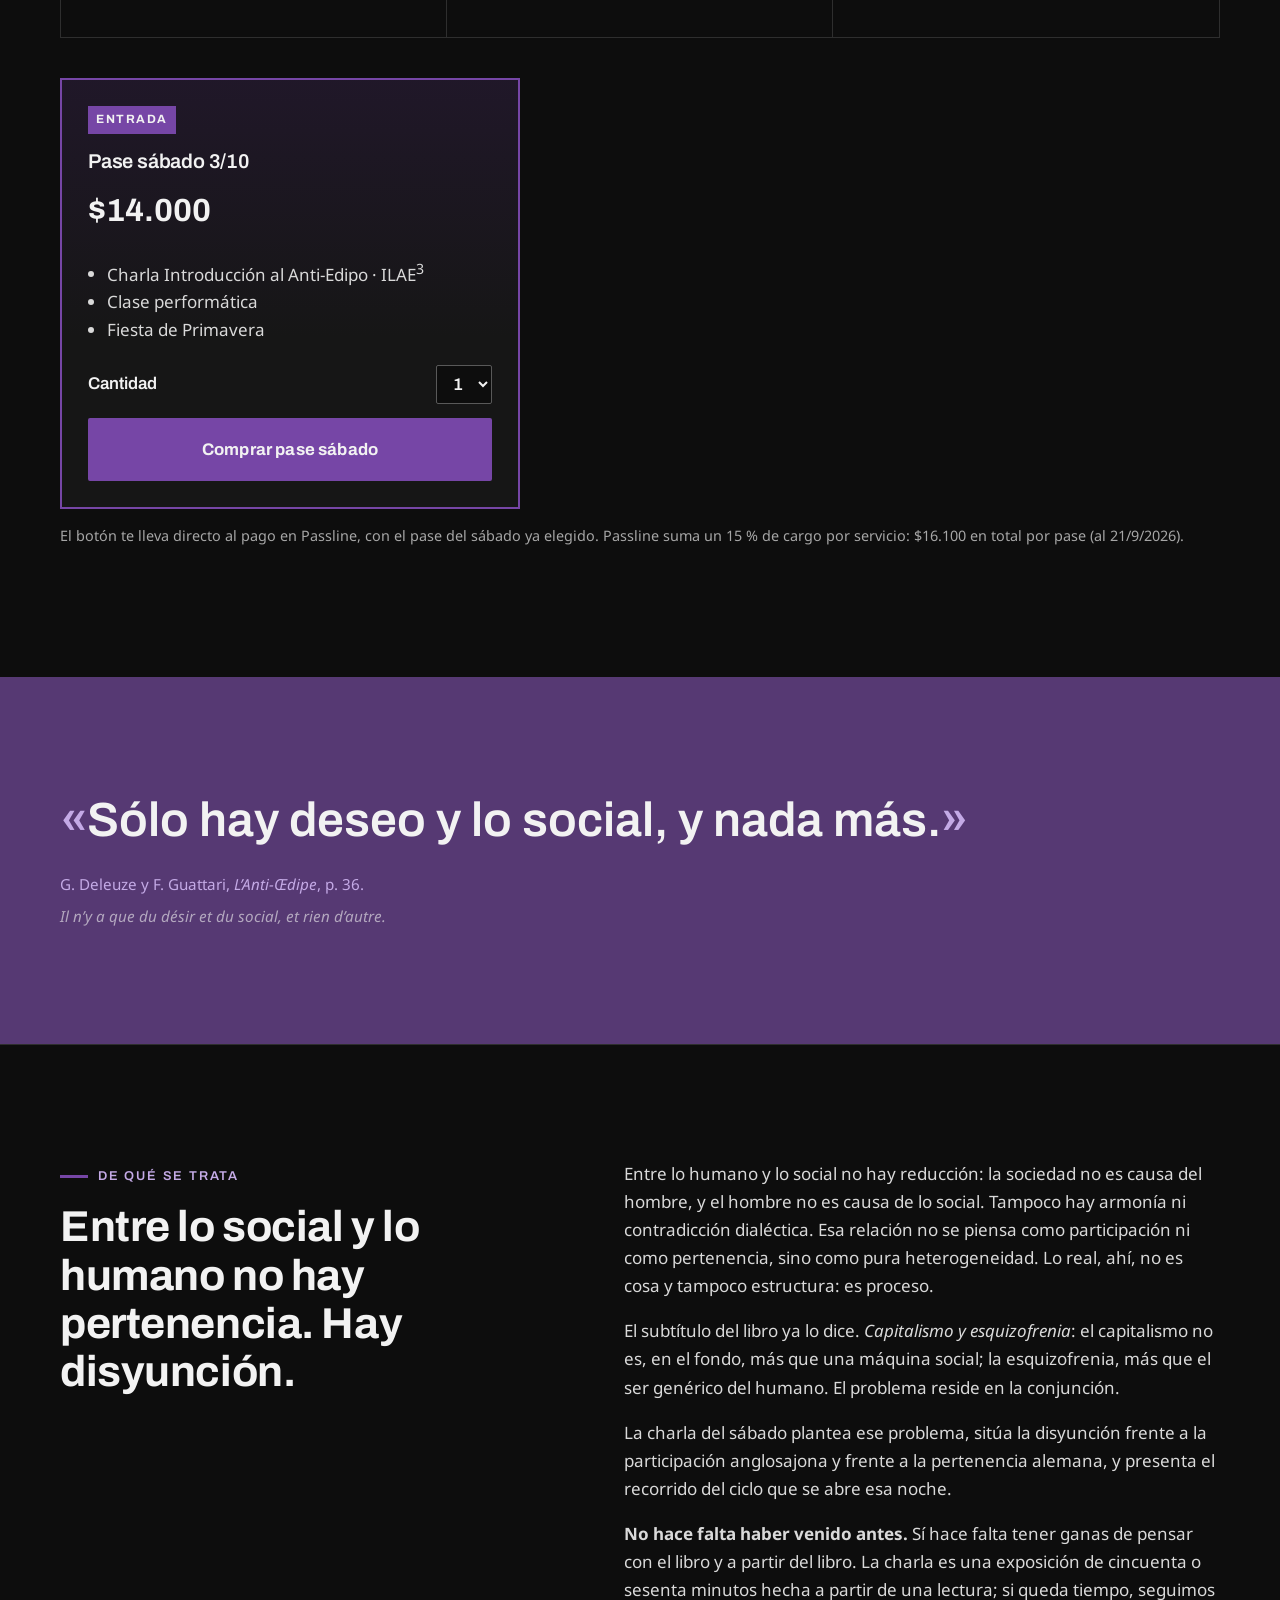
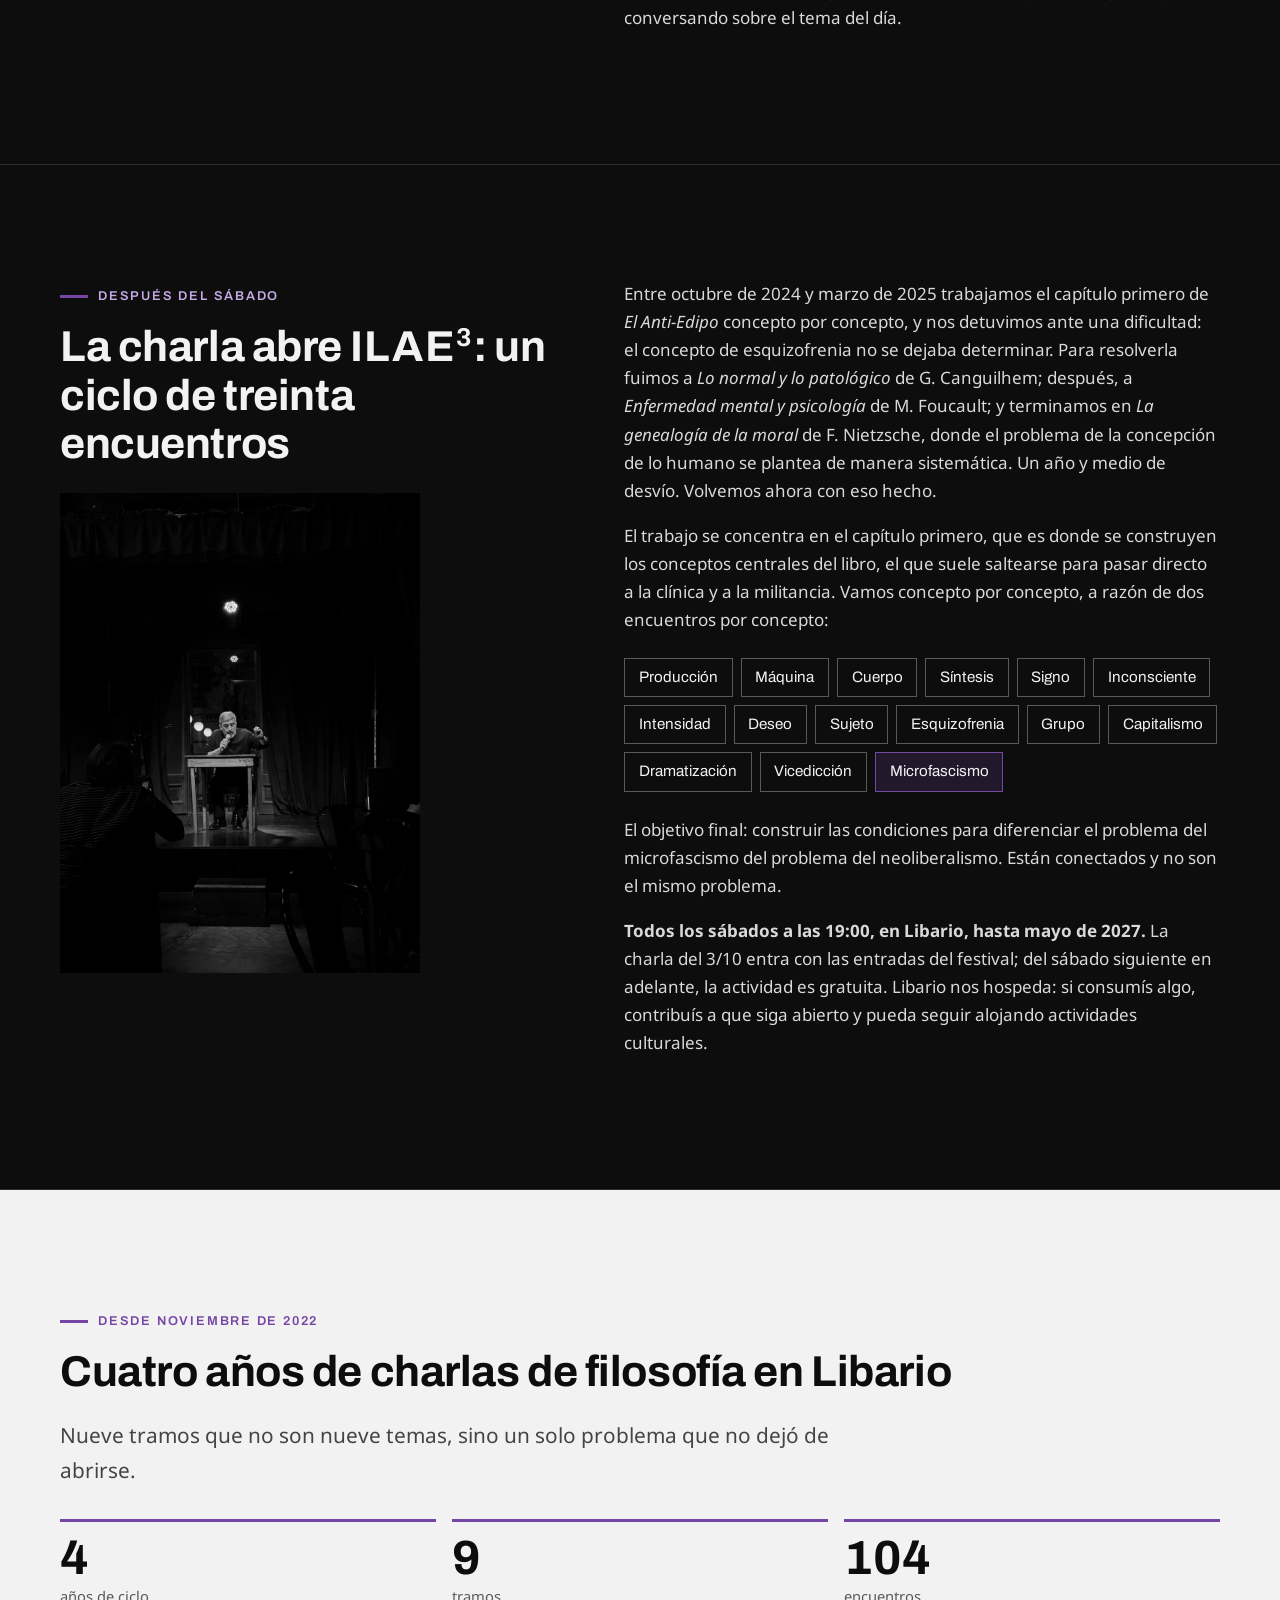
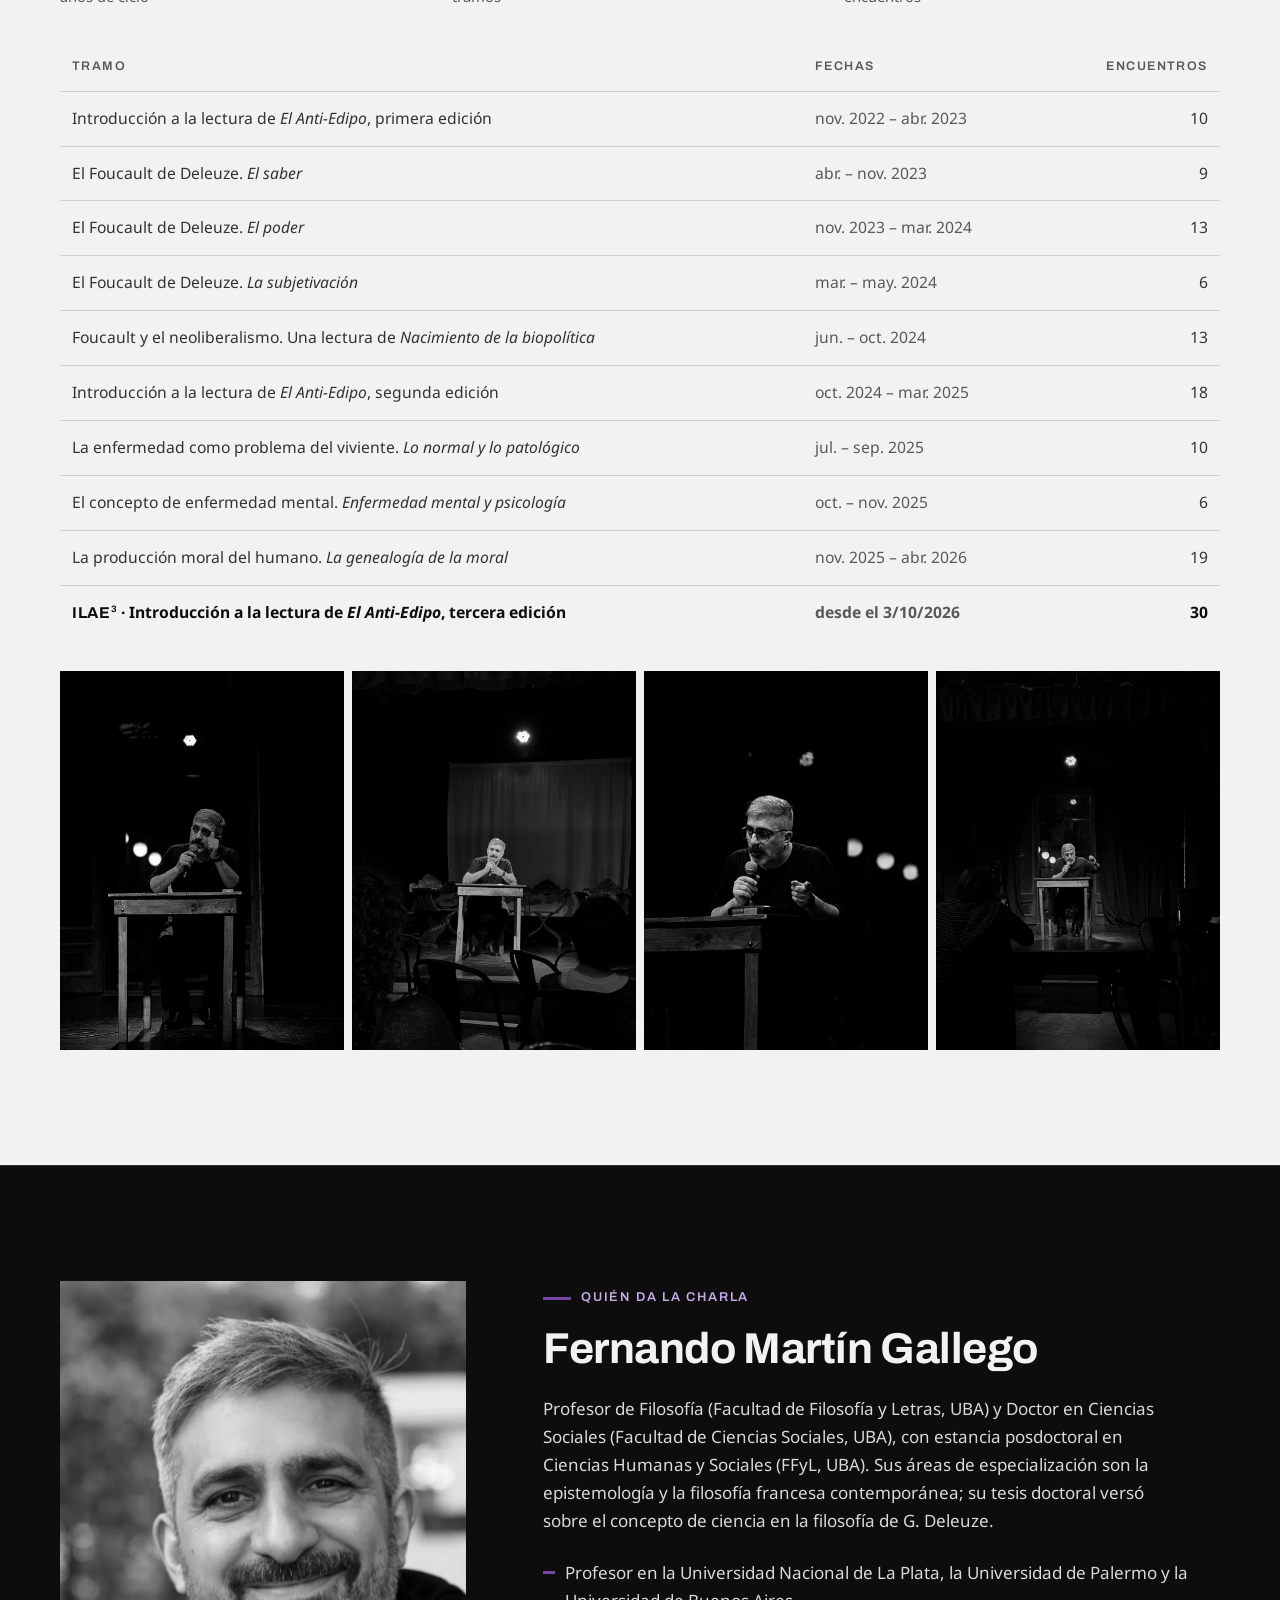
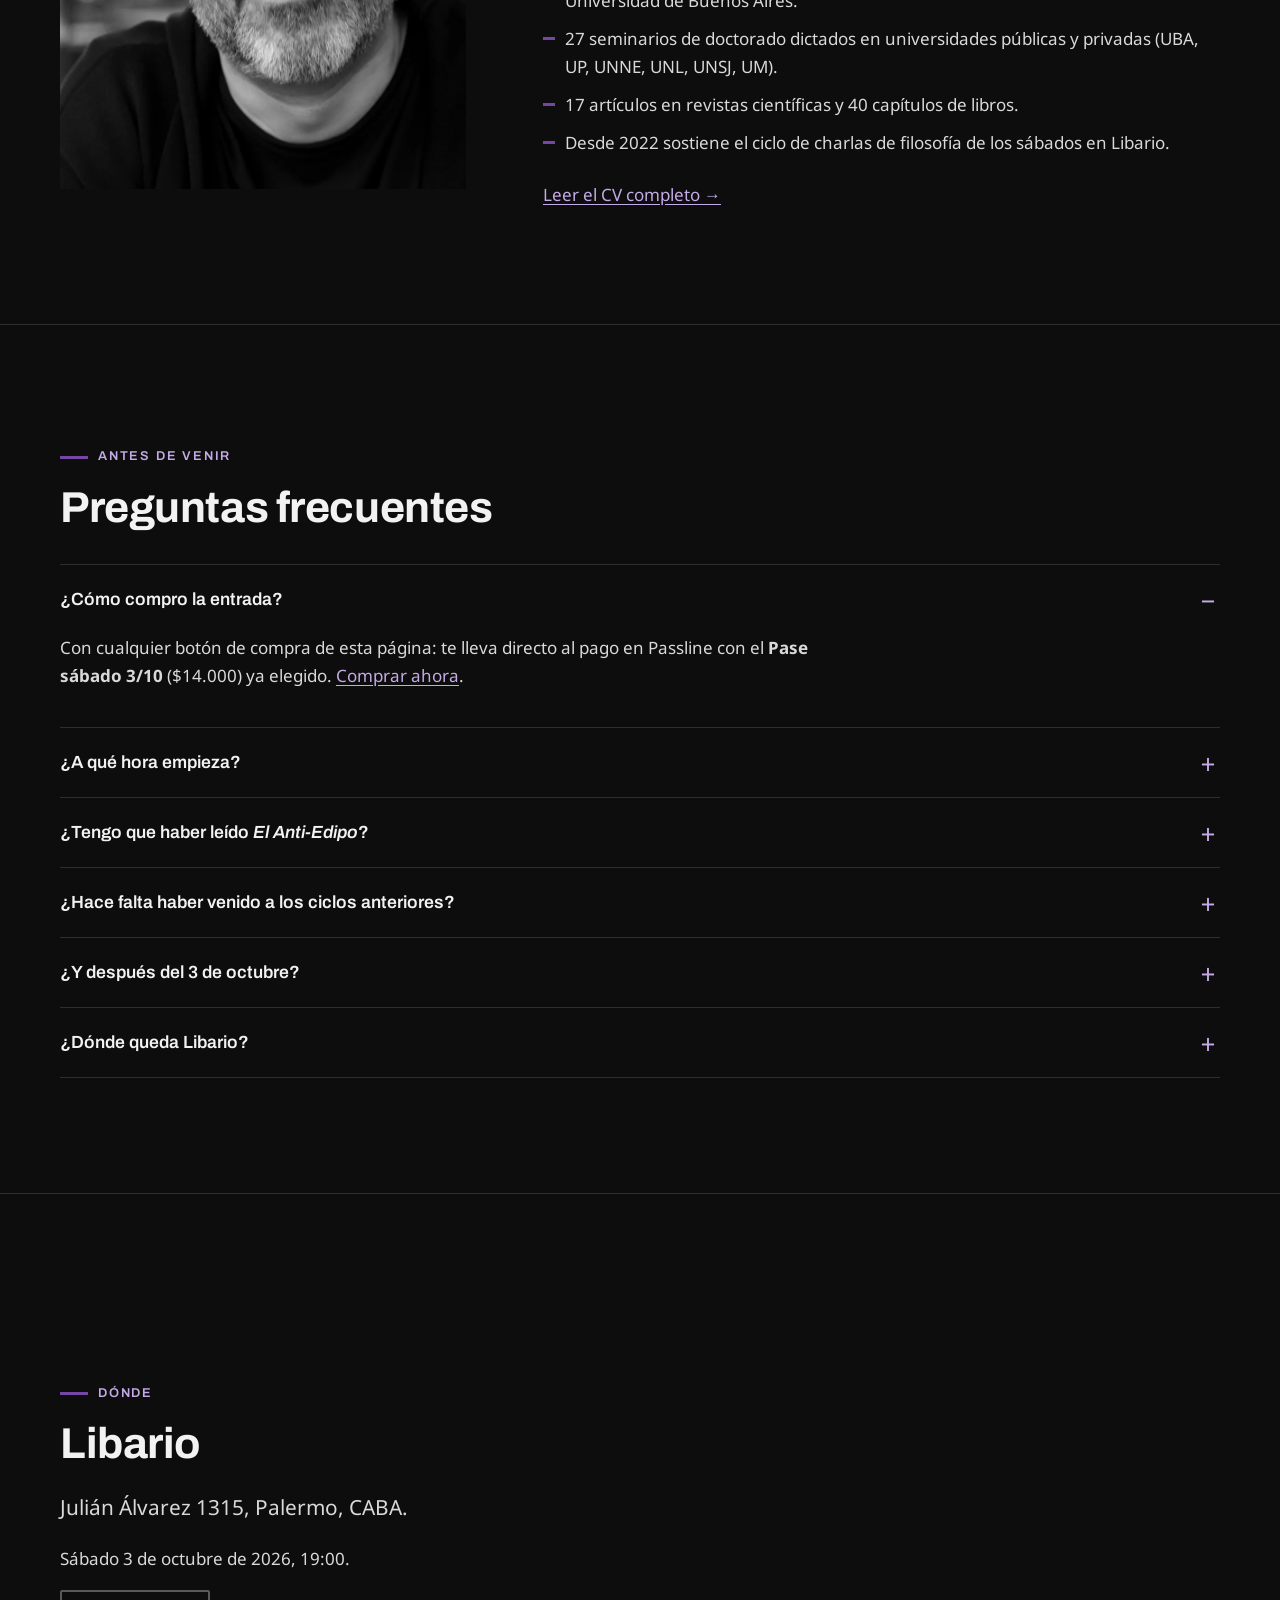
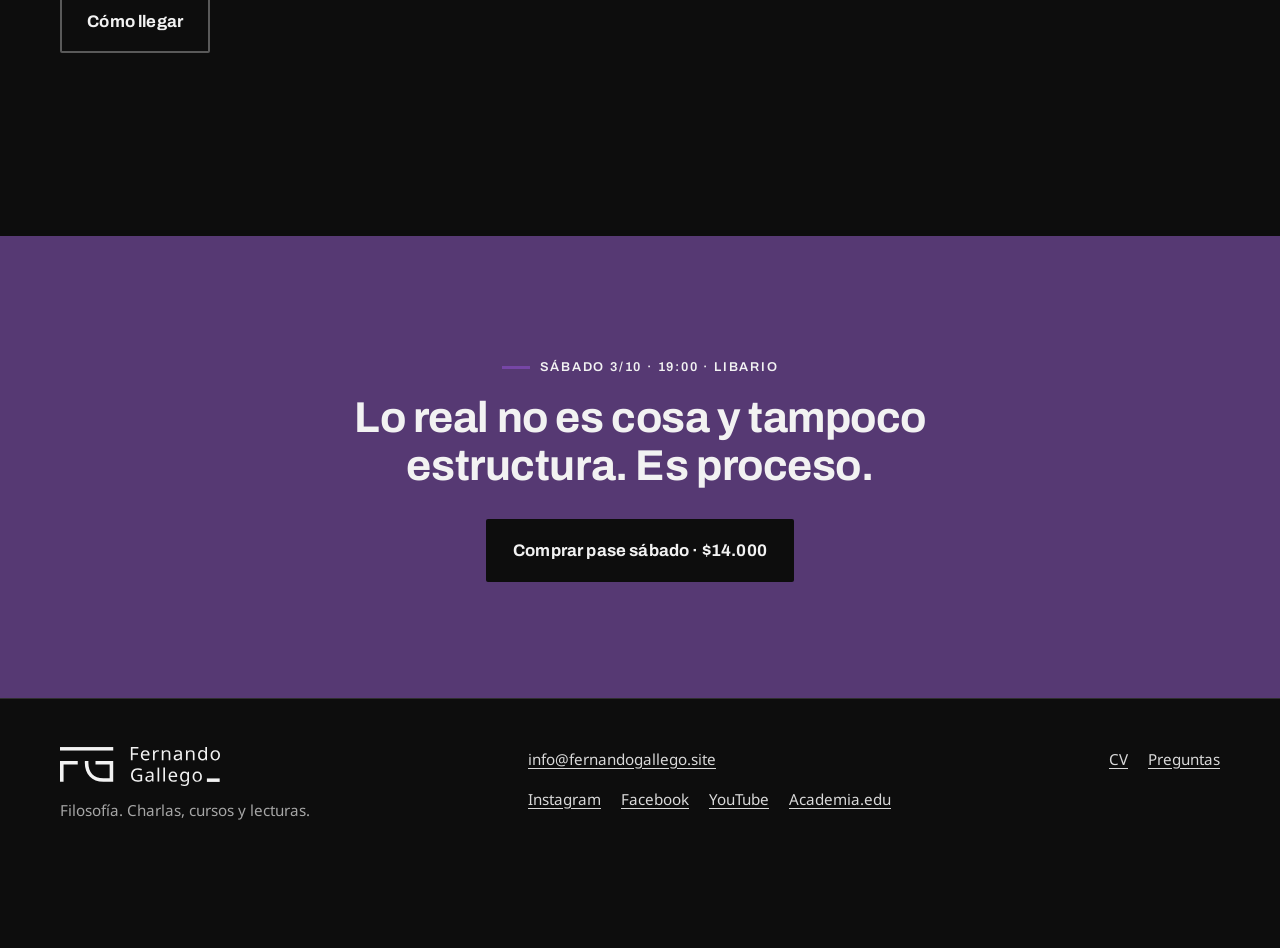
<file: curso/index.html>
<!doctype html>
<html lang="es-AR">
<head>
<meta charset="utf-8">
<title>Redirigiendo… · Fernando Gallego</title>
<meta name="robots" content="noindex">
<link rel="canonical" href="https://fernandogallego.site/#ciclo">
<meta http-equiv="refresh" content="0; url=../#ciclo">
<script>location.replace("../#ciclo");</script>
</head>
<body style="background:#0d0d0d;color:#f2f2f2;font-family:sans-serif">
<p>Esta página se mudó. <a style="color:#c4aae6" href="../#ciclo">Ir al sitio de Fernando Gallego</a>.</p>
</body>
</html>
</file>
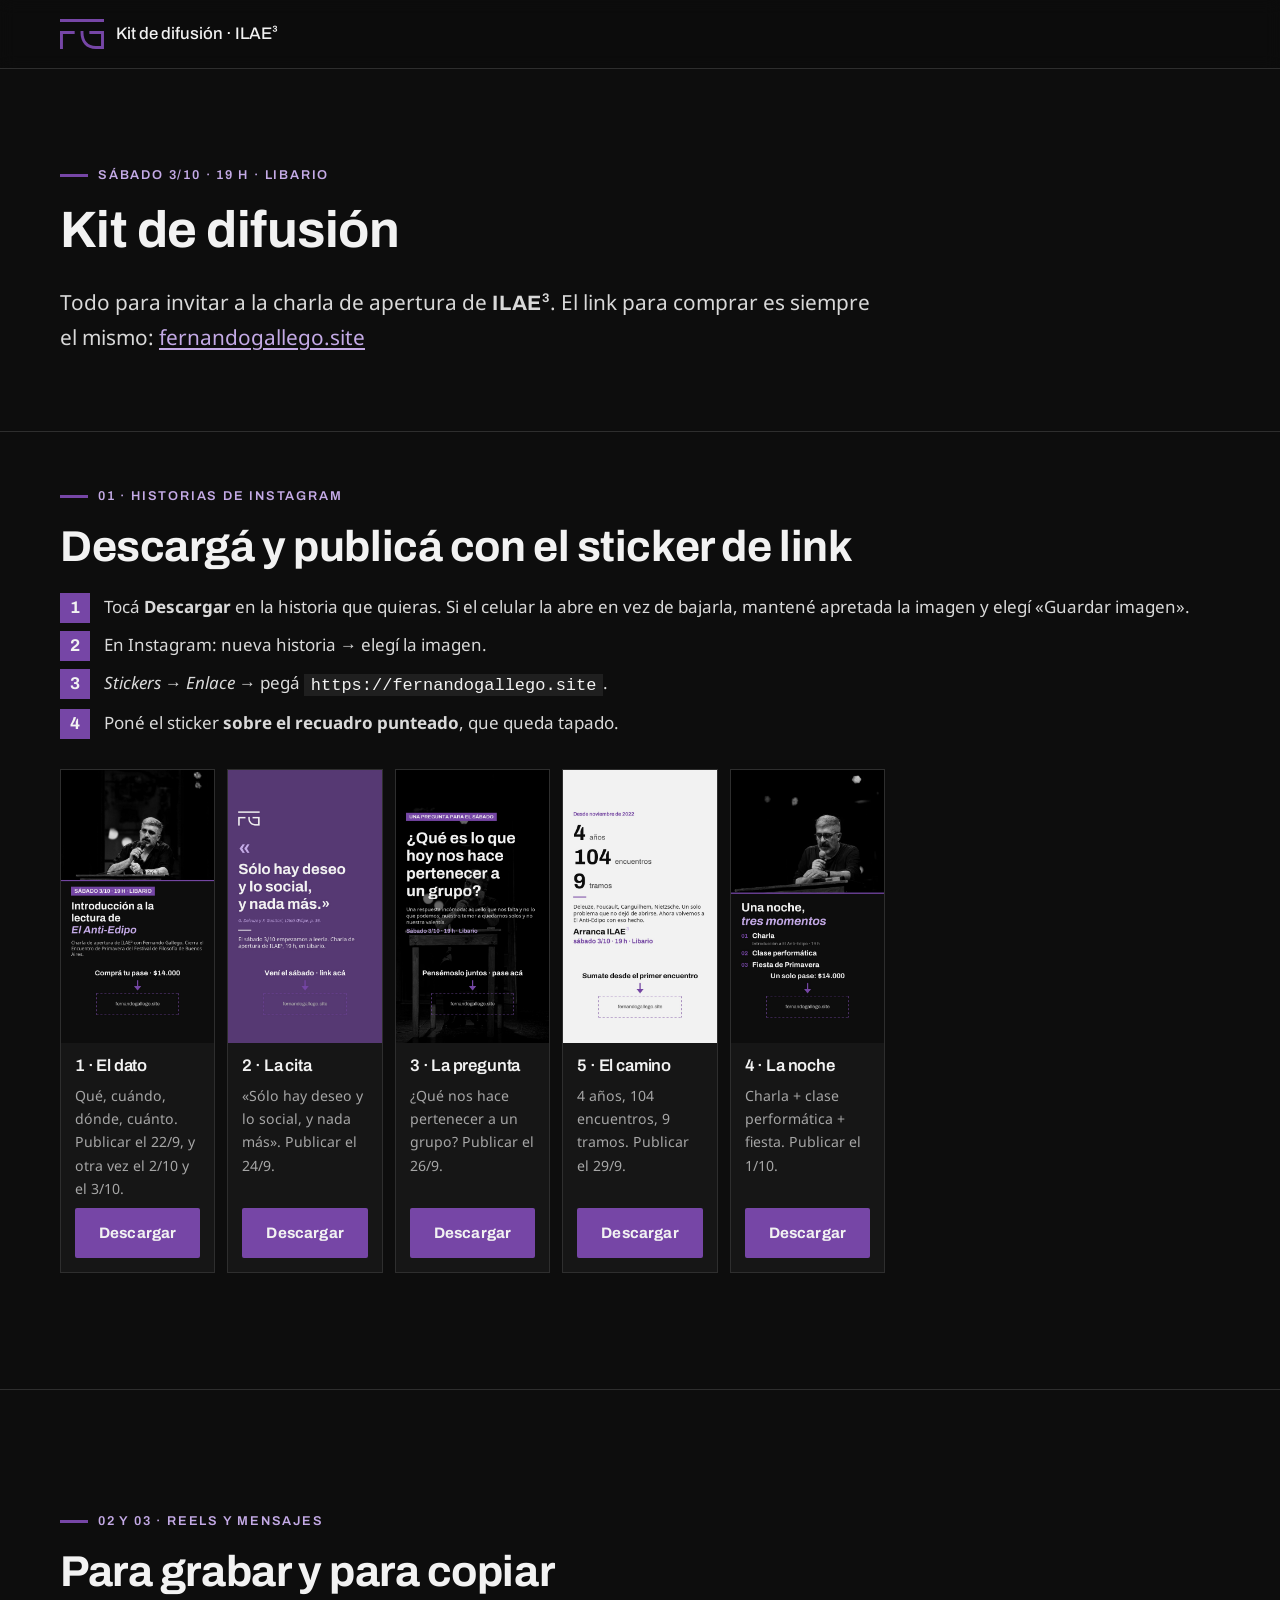
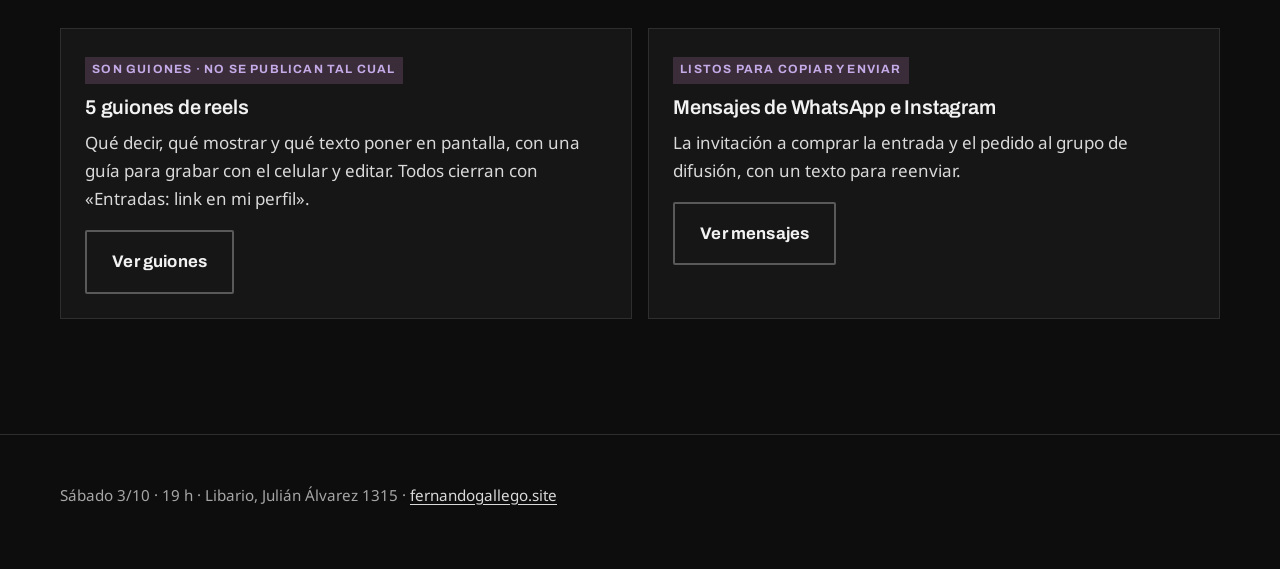
<file: kit/index.html>
<!doctype html>
<html lang="es-AR">
<head>
  <meta charset="utf-8">
  <meta http-equiv="Content-Security-Policy" content="upgrade-insecure-requests">
  <meta name="referrer" content="strict-origin-when-cross-origin">
  <meta name="viewport" content="width=device-width, initial-scale=1">
  <title>Kit de difusión · ILAE³ · Sábado 3/10</title>
  <meta name="robots" content="noindex, nofollow">
  <meta name="theme-color" content="#0d0d0d">
  <link rel="icon" href="../assets/brand/iso-violetaclaro.svg" type="image/svg+xml">
  <link rel="preconnect" href="https://fonts.googleapis.com">
  <link rel="preconnect" href="https://fonts.gstatic.com" crossorigin>
  <link href="https://fonts.googleapis.com/css2?family=Archivo:ital,wght@0,500;0,600;0,700;1,700&family=Noto+Sans:wght@400;600&display=swap" rel="stylesheet">
  <link rel="stylesheet" href="../assets/css/style.css">
  <style>
    .kit-grid { display: grid; grid-template-columns: repeat(auto-fill, minmax(150px, 1fr)); gap: 12px; margin-top: 2rem; }
    .kit-item { background: var(--negro-2); border: 1px solid var(--borde); display: flex; flex-direction: column; }
    .kit-item img { aspect-ratio: 9 / 16; object-fit: cover; width: 100%; }
    .kit-item div { padding: 14px; display: flex; flex-direction: column; gap: 8px; flex: 1; }
    .kit-item h3 { font-size: 1.05rem; margin: 0; }
    .kit-item p { font-size: .88rem; margin: 0; color: var(--texto-suave); }
    .kit-item .boton { margin-top: auto; padding: .7em 1em; font-size: .95rem; }
    .pasos { counter-reset: paso; list-style: none; padding: 0; display: grid; gap: 10px; margin: 1.2rem 0 0; }
    .pasos li { counter-increment: paso; padding-left: 44px; position: relative; }
    .pasos li::before { content: counter(paso); position: absolute; left: 0; top: 0; width: 30px; height: 30px; background: var(--violeta); color: var(--blanco); font-family: var(--titulos); font-weight: 700; display: grid; place-items: center; }
    .tarjetas { display: grid; grid-template-columns: repeat(auto-fit, minmax(260px, 1fr)); gap: 16px; margin-top: 2rem; }
    .tarjeta { border: 1px solid var(--borde); padding: 24px; background: var(--negro-2); }
    .tarjeta .aviso { display: inline-block; background: #3a2c39; color: var(--lila); font-family: var(--titulos); font-weight: 700; font-size: .75rem; letter-spacing: .1em; padding: .3em .6em; margin-bottom: .8rem; }
    code { background: var(--negro-3); padding: .1em .4em; color: var(--blanco); }
  </style>
</head>
<body>
  <header class="cabecera">
    <div class="contenedor">
      <a class="marca" href="../"><img src="../assets/brand/iso-violetaclaro.svg" alt="" width="44" height="29"><span>Kit de difusión · ILAE³</span></a>
    </div>
  </header>

  <main>
    <section class="pagina-titulo">
      <div class="contenedor">
        <span class="antetitulo">Sábado 3/10 · 19 h · Libario</span>
        <h1 style="font-size:clamp(2rem,5vw,3.2rem)">Kit de difusión</h1>
        <p class="lead">Todo para invitar a la charla de apertura de <span class="sigla">ILAE<sup>3</sup></span>. El link para comprar es siempre el mismo: <a href="../">fernandogallego.site</a></p>
      </div>
    </section>

    <section class="seccion" id="historias" style="padding-top:48px">
      <div class="contenedor">
        <span class="antetitulo">01 · Historias de Instagram</span>
        <h2>Descargá y publicá con el sticker de link</h2>
        <ol class="pasos">
          <li>Tocá <strong>Descargar</strong> en la historia que quieras. Si el celular la abre en vez de bajarla, mantené apretada la imagen y elegí «Guardar imagen».</li>
          <li>En Instagram: nueva historia → elegí la imagen.</li>
          <li><em>Stickers</em> → <em>Enlace</em> → pegá <code>https://fernandogallego.site</code>.</li>
          <li>Poné el sticker <strong>sobre el recuadro punteado</strong>, que queda tapado.</li>
        </ol>
        <div class="kit-grid">
          <article class="kit-item">
            <img src="historias/historia-1-el-dato.jpg" alt="Historia 1: el dato" loading="lazy" width="1080" height="1920">
            <div><h3>1 · El dato</h3><p>Qué, cuándo, dónde, cuánto. Publicar el 22/9, y otra vez el 2/10 y el 3/10.</p>
            <a class="boton" href="historias/historia-1-el-dato.jpg" download>Descargar</a></div>
          </article>
          <article class="kit-item">
            <img src="historias/historia-2-la-cita.jpg" alt="Historia 2: la cita" loading="lazy" width="1080" height="1920">
            <div><h3>2 · La cita</h3><p>«Sólo hay deseo y lo social, y nada más». Publicar el 24/9.</p>
            <a class="boton" href="historias/historia-2-la-cita.jpg" download>Descargar</a></div>
          </article>
          <article class="kit-item">
            <img src="historias/historia-3-la-pregunta.jpg" alt="Historia 3: la pregunta" loading="lazy" width="1080" height="1920">
            <div><h3>3 · La pregunta</h3><p>¿Qué nos hace pertenecer a un grupo? Publicar el 26/9.</p>
            <a class="boton" href="historias/historia-3-la-pregunta.jpg" download>Descargar</a></div>
          </article>
          <article class="kit-item">
            <img src="historias/historia-5-el-camino.jpg" alt="Historia 5: el camino" loading="lazy" width="1080" height="1920">
            <div><h3>5 · El camino</h3><p>4 años, 104 encuentros, 9 tramos. Publicar el 29/9.</p>
            <a class="boton" href="historias/historia-5-el-camino.jpg" download>Descargar</a></div>
          </article>
          <article class="kit-item">
            <img src="historias/historia-4-la-noche.jpg" alt="Historia 4: la noche" loading="lazy" width="1080" height="1920">
            <div><h3>4 · La noche</h3><p>Charla + clase performática + fiesta. Publicar el 1/10.</p>
            <a class="boton" href="historias/historia-4-la-noche.jpg" download>Descargar</a></div>
          </article>
        </div>
      </div>
    </section>

    <section class="seccion">
      <div class="contenedor">
        <span class="antetitulo">02 y 03 · Reels y mensajes</span>
        <h2>Para grabar y para copiar</h2>
        <div class="tarjetas">
          <div class="tarjeta">
            <span class="aviso">SON GUIONES · NO SE PUBLICAN TAL CUAL</span>
            <h3>5 guiones de reels</h3>
            <p>Qué decir, qué mostrar y qué texto poner en pantalla, con una guía para grabar con el celular y editar. Todos cierran con «Entradas: link en mi perfil».</p>
            <a class="boton boton--secundario" href="https://github.com/emilianocobe/fernandogallego-site/blob/main/kit/guiones-reels.md">Ver guiones</a>
          </div>
          <div class="tarjeta">
            <span class="aviso">LISTOS PARA COPIAR Y ENVIAR</span>
            <h3>Mensajes de WhatsApp e Instagram</h3>
            <p>La invitación a comprar la entrada y el pedido al grupo de difusión, con un texto para reenviar.</p>
            <a class="boton boton--secundario" href="https://github.com/emilianocobe/fernandogallego-site/blob/main/kit/mensajes.md">Ver mensajes</a>
          </div>
        </div>
      </div>
    </section>
  </main>

  <footer class="pie" style="padding-bottom:48px">
    <div class="contenedor"><p>Sábado 3/10 · 19 h · Libario, Julián Álvarez 1315 · <a href="../">fernandogallego.site</a></p></div>
  </footer>
</body>
</html>
</file>
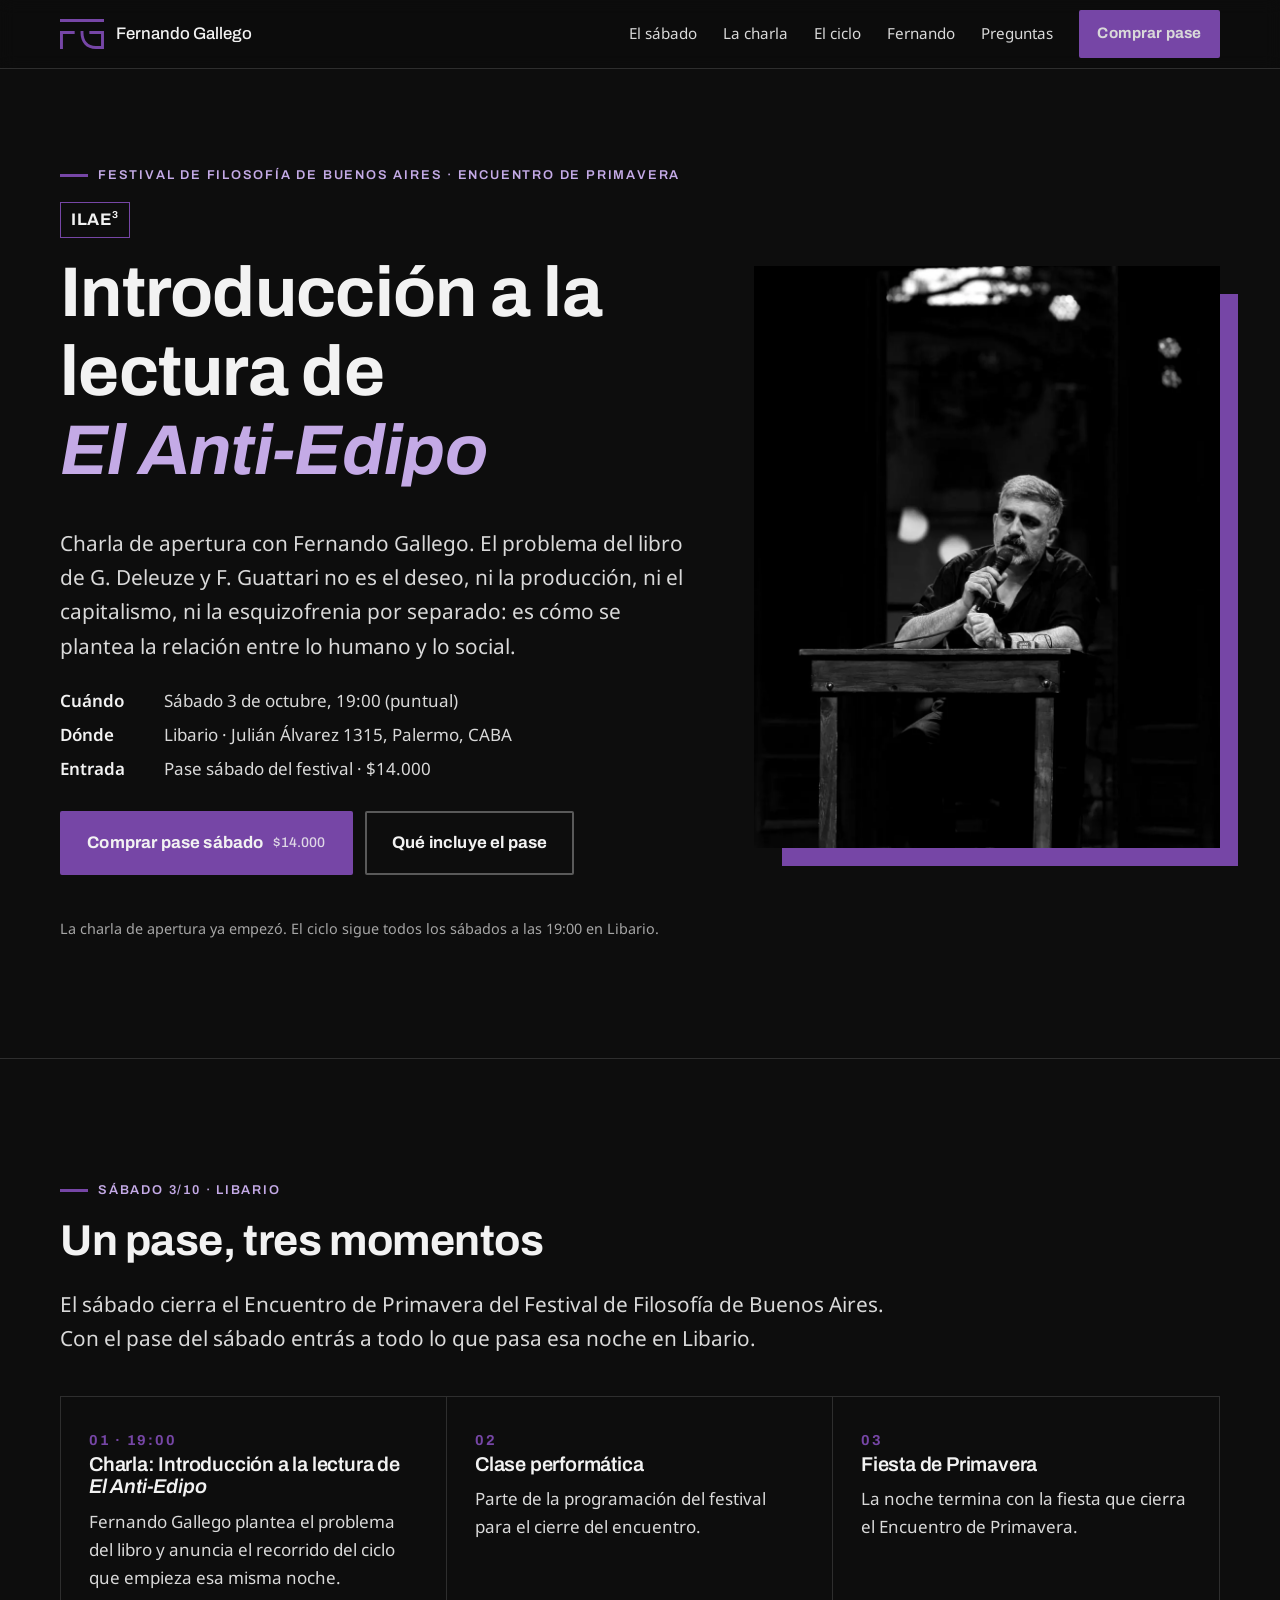
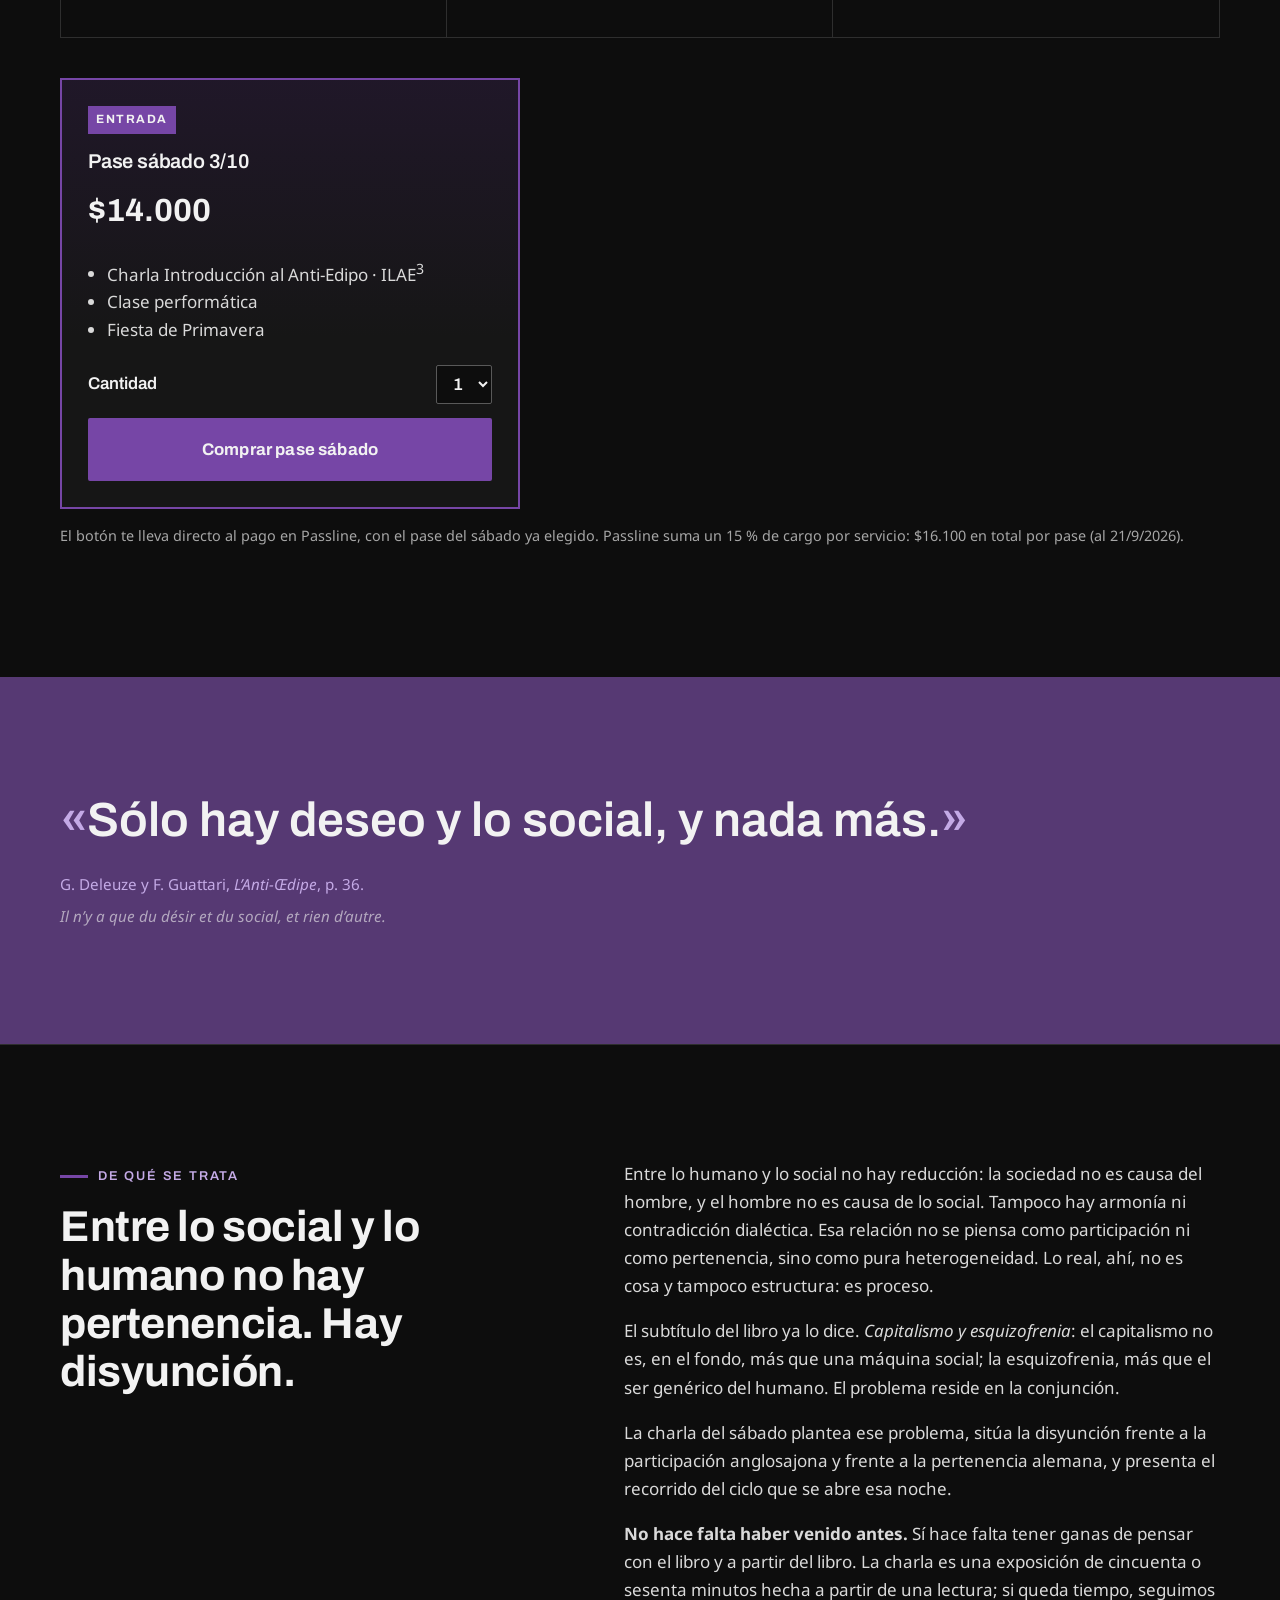
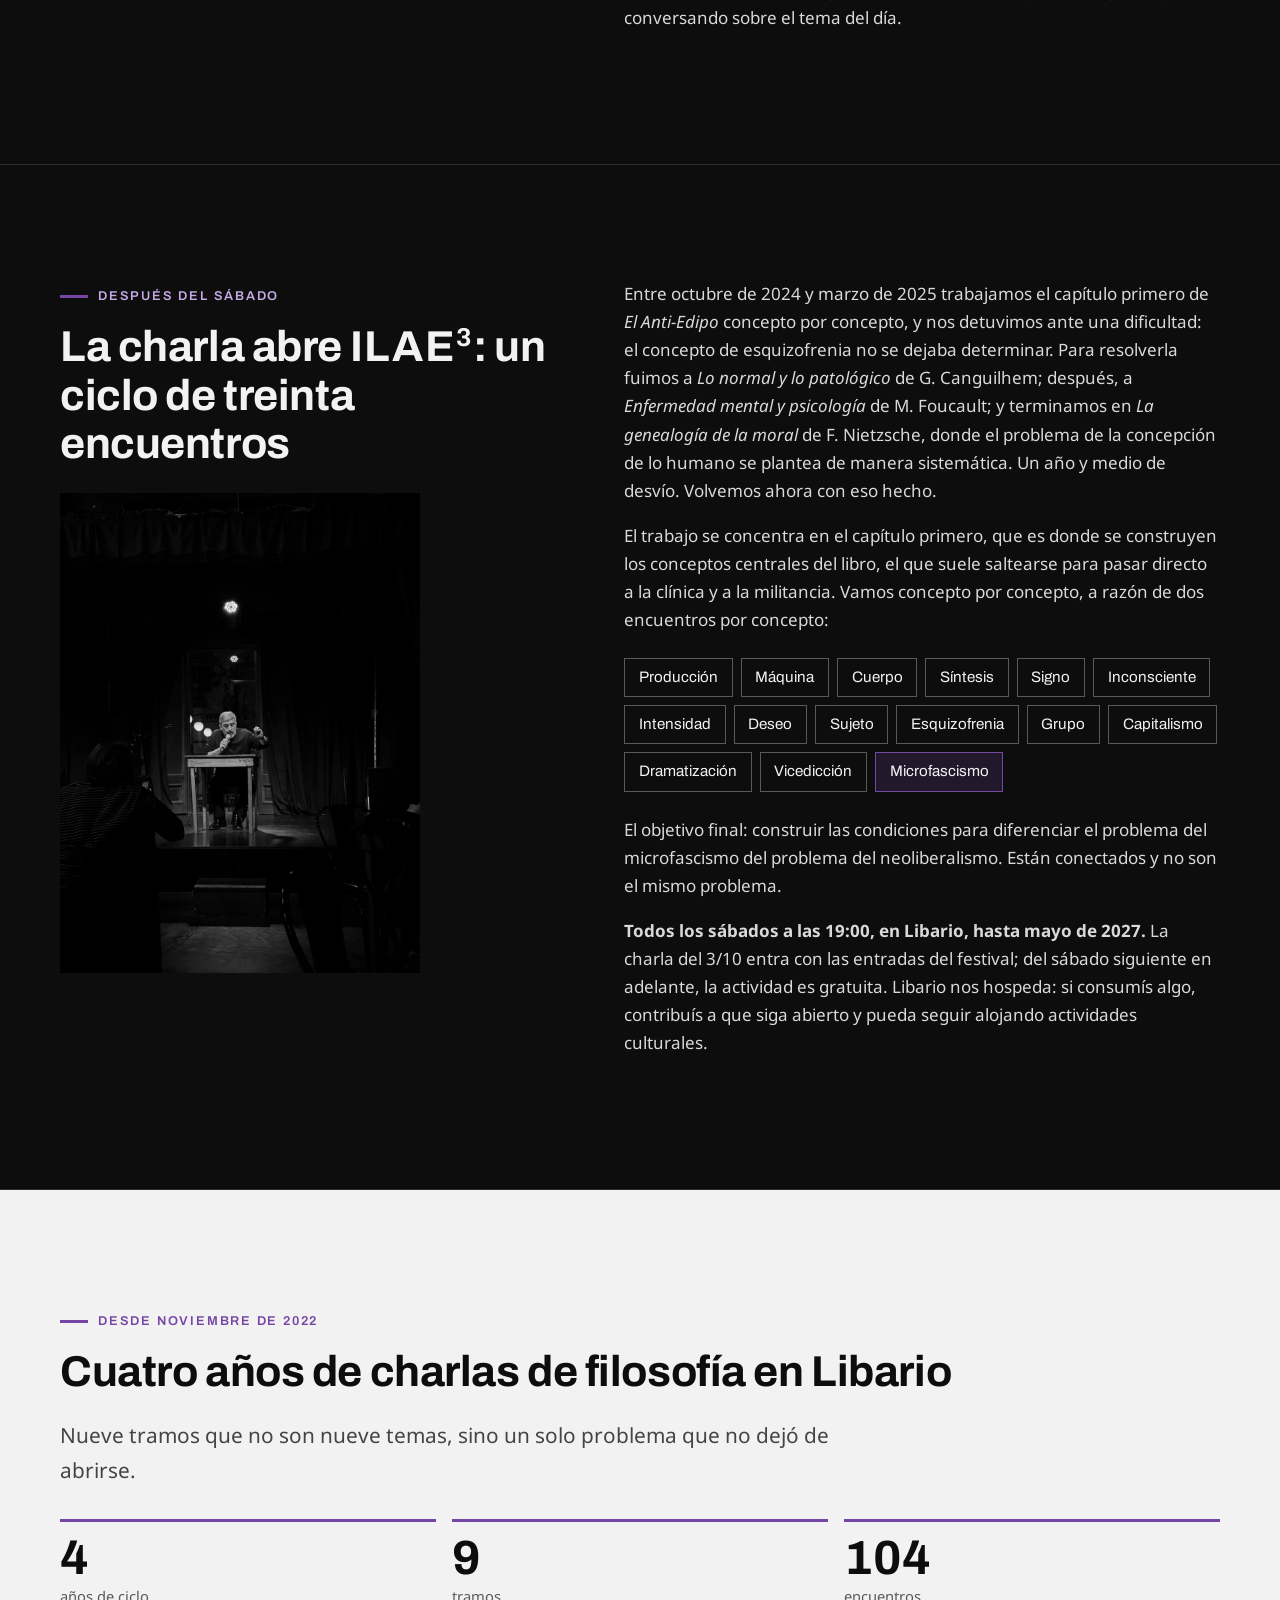
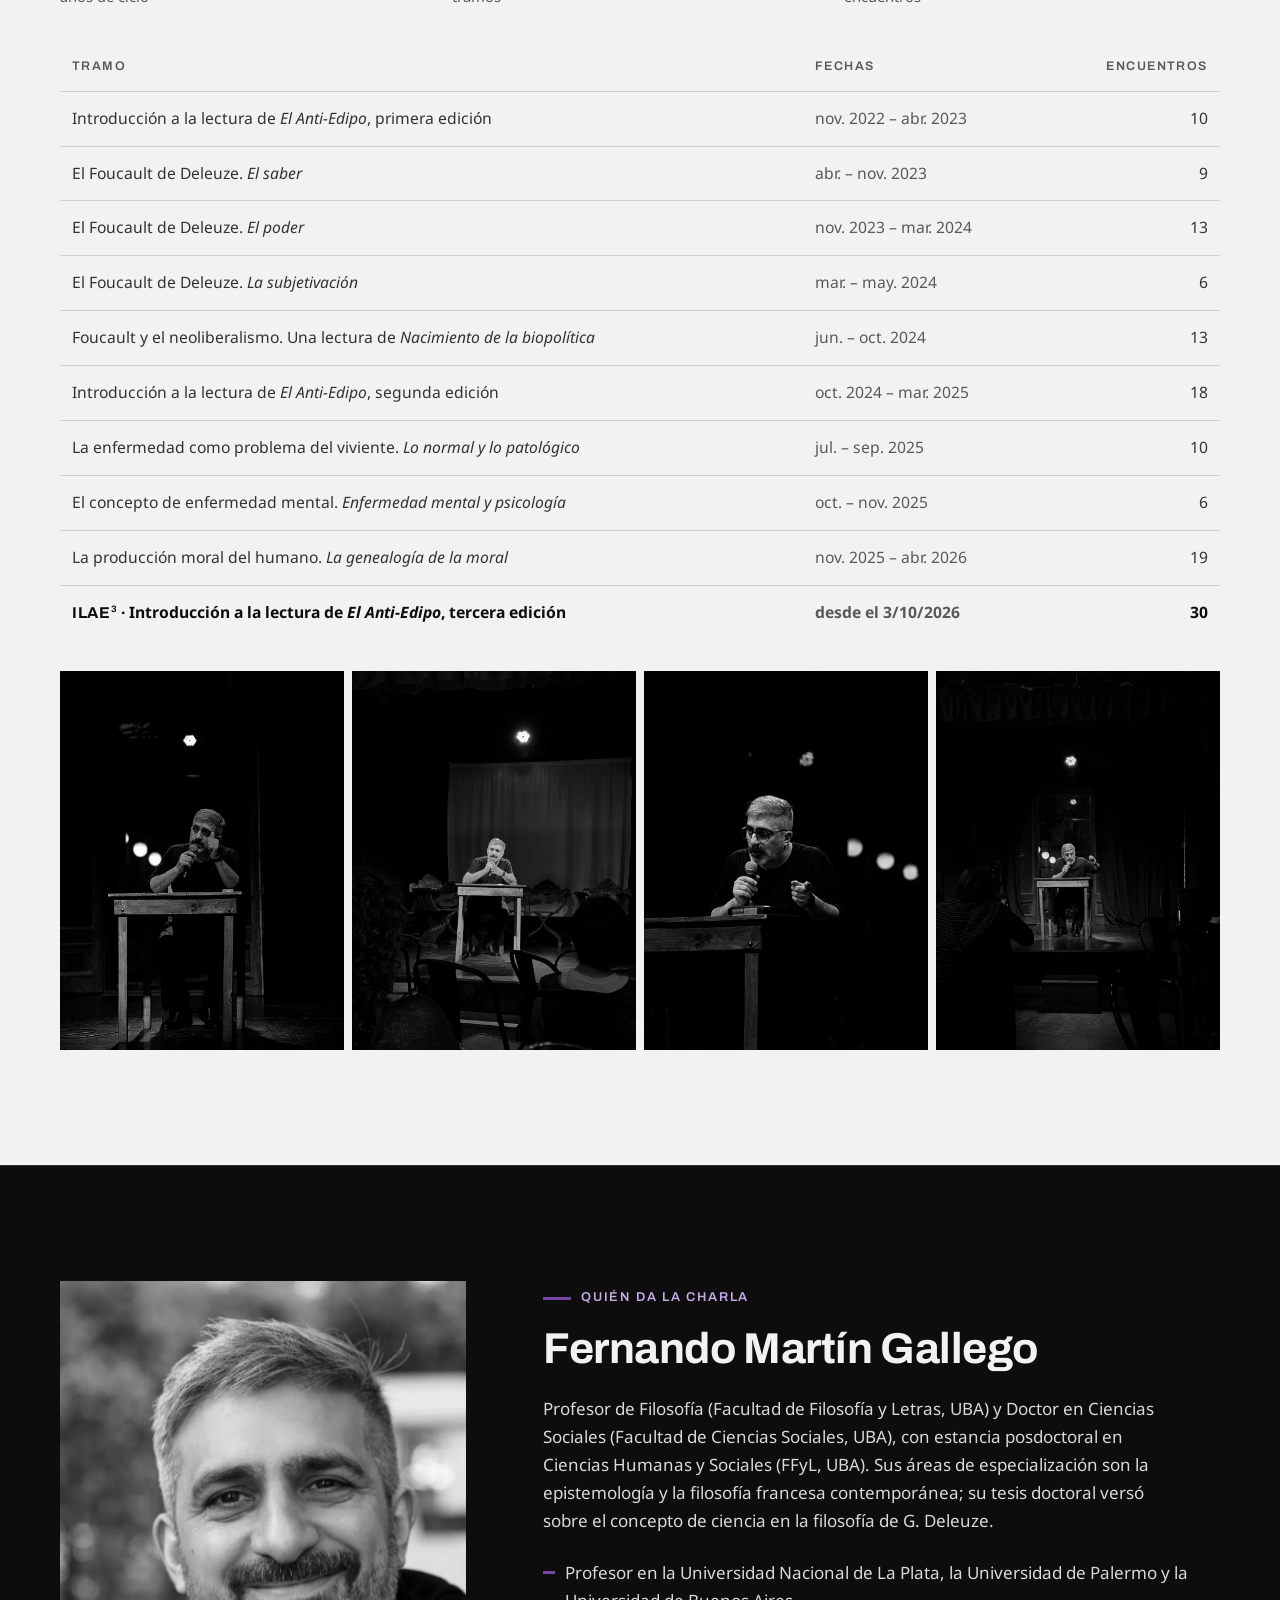
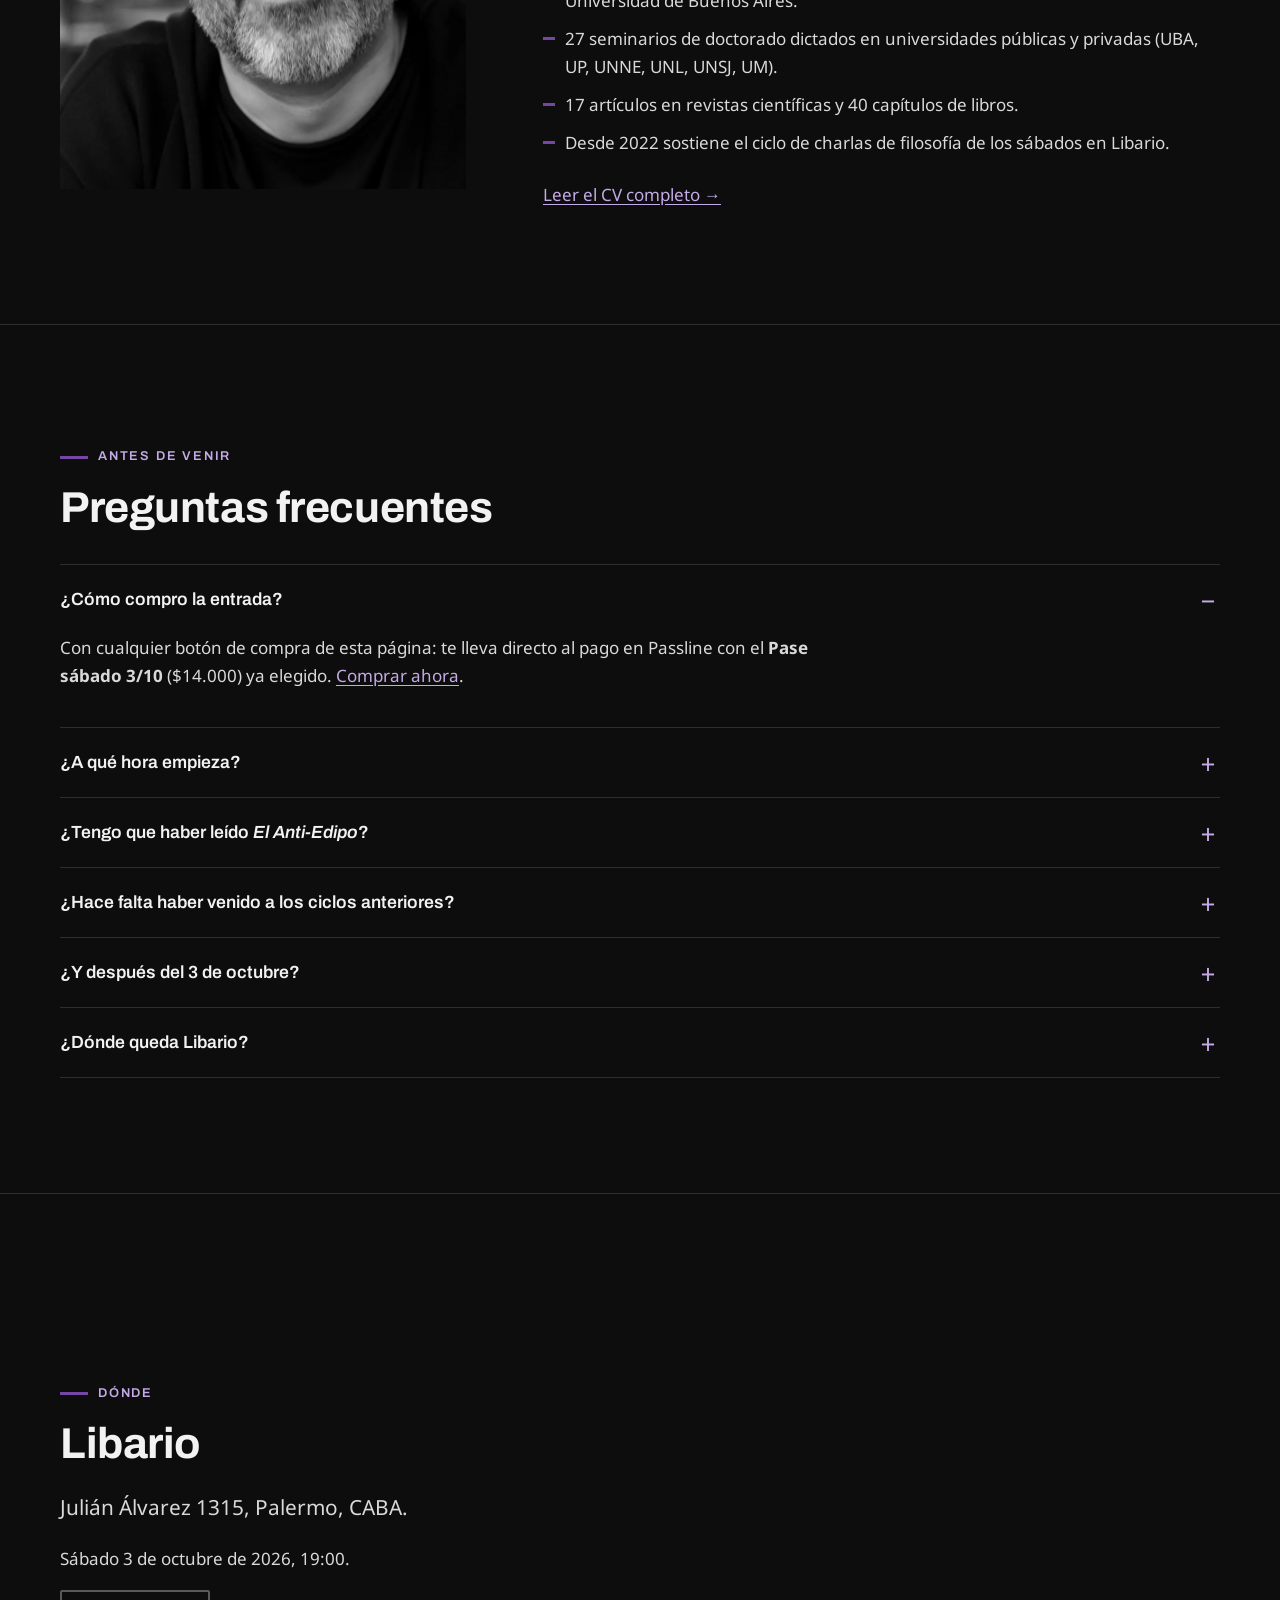
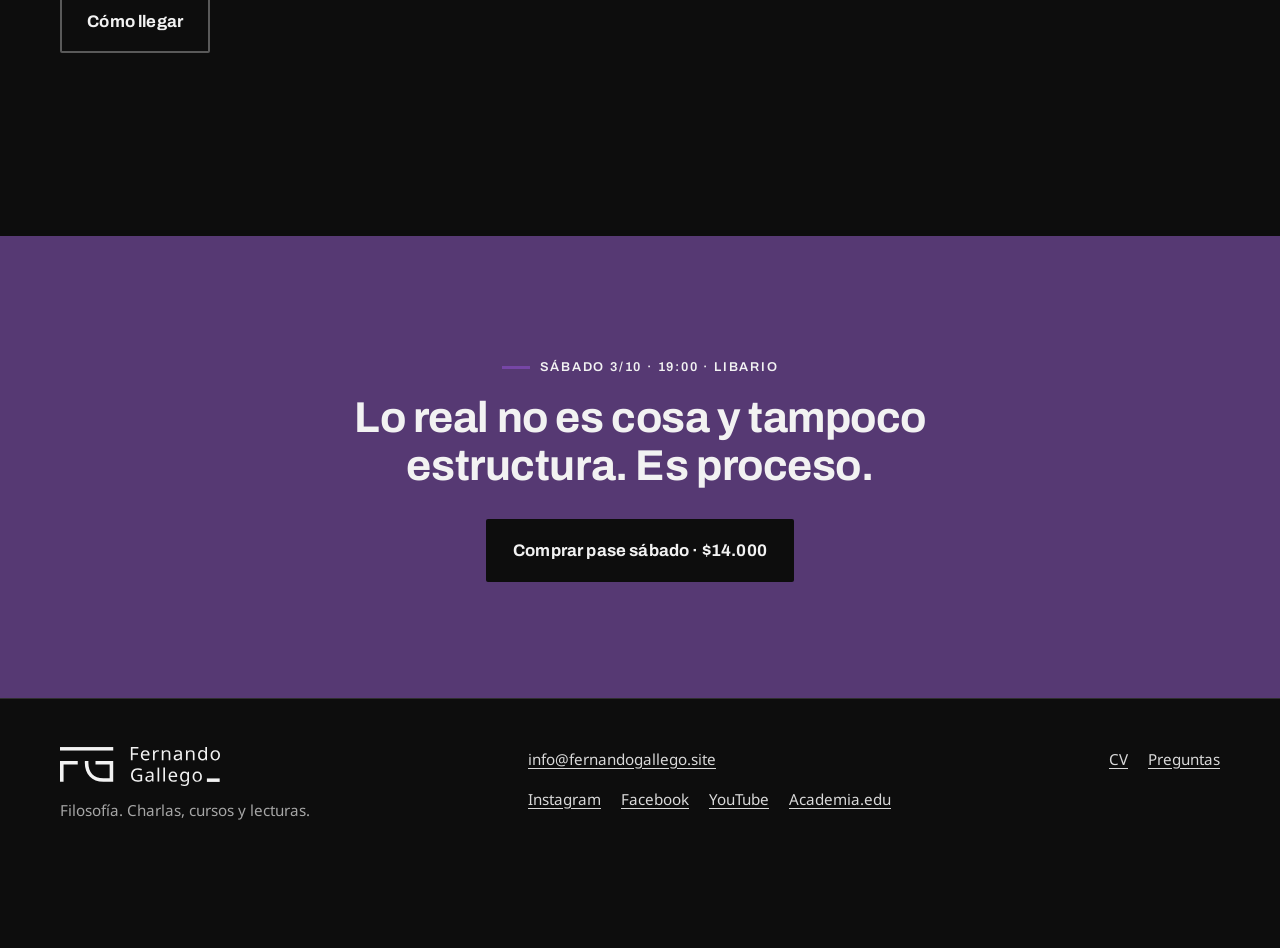
<file: preguntas-frecuentes/index.html>
<!doctype html>
<html lang="es-AR">
<head>
<meta charset="utf-8">
<title>Redirigiendo… · Fernando Gallego</title>
<meta name="robots" content="noindex">
<link rel="canonical" href="https://fernandogallego.site/#preguntas">
<meta http-equiv="refresh" content="0; url=../#preguntas">
<script>location.replace("../#preguntas");</script>
</head>
<body style="background:#0d0d0d;color:#f2f2f2;font-family:sans-serif">
<p>Esta página se mudó. <a style="color:#c4aae6" href="../#preguntas">Ir al sitio de Fernando Gallego</a>.</p>
</body>
</html>
</file>
<file: assets/css/style.css>
/* Fernando Gallego — sitio
   Identidad: Brandbook 2022 (violetas #7646A6 / #663F8C / #563973, gris #595959,
   negro #0D0D0D, blanco #F2F2F2; Archivo para títulos, Noto Sans para texto). */

:root {
  --violeta: #7646a6;
  --violeta-medio: #663f8c;
  --violeta-oscuro: #563973;
  --lila: #c4aae6;
  --gris: #595959;
  --negro: #0d0d0d;
  --negro-2: #161616;
  --negro-3: #1f1f1f;
  --blanco: #f2f2f2;
  --texto: #d9d9d9;
  --texto-suave: #a6a6a6;
  --borde: #2e2e2e;
  --radio: 2px;
  --ancho: 1160px;
  --titulos: "Archivo", "Helvetica Neue", Arial, sans-serif;
  --cuerpo: "Noto Sans", "Helvetica Neue", Arial, sans-serif;
}

*, *::before, *::after { box-sizing: border-box; }
html { scroll-behavior: smooth; scroll-padding-top: 80px; }
body {
  margin: 0;
  background: var(--negro);
  color: var(--texto);
  font-family: var(--cuerpo);
  font-size: 1.0625rem;
  line-height: 1.65;
  -webkit-font-smoothing: antialiased;
}
img { max-width: 100%; height: auto; display: block; }
a { color: var(--lila); text-underline-offset: 3px; }
a:hover { color: var(--blanco); }
h1, h2, h3 { font-family: var(--titulos); color: var(--blanco); line-height: 1.12; margin: 0 0 .5em; letter-spacing: -.01em; }
h1 { font-size: clamp(2.3rem, 5.6vw, 4.4rem); font-weight: 700; }
h2 { font-size: clamp(1.8rem, 3.6vw, 2.7rem); font-weight: 700; }
h3 { font-size: 1.25rem; font-weight: 600; }
p { margin: 0 0 1em; }
em.obra, cite { font-style: italic; }
:focus-visible { outline: 2px solid var(--lila); outline-offset: 3px; }

.contenedor { width: min(100% - 32px, var(--ancho)); margin-inline: auto; }
.seccion { padding: clamp(64px, 9vw, 120px) 0; border-top: 1px solid var(--borde); }
.seccion--clara { background: var(--blanco); color: #333; }
.seccion--clara h2, .seccion--clara h3 { color: var(--negro); }
.seccion--clara a { color: var(--violeta); }
.seccion--violeta { background: var(--violeta-oscuro); border-top: 0; }
.antetitulo {
  display: inline-block;
  font-family: var(--titulos);
  font-size: .8rem;
  font-weight: 600;
  letter-spacing: .14em;
  text-transform: uppercase;
  color: var(--lila);
  margin-bottom: 1rem;
}
.antetitulo::before { content: ""; display: inline-block; width: 28px; height: 3px; background: var(--violeta); vertical-align: middle; margin-right: 10px; }
.seccion--clara .antetitulo { color: var(--violeta); }
.lead { font-size: clamp(1.1rem, 1.8vw, 1.3rem); color: var(--texto); max-width: 40em; }

/* Botones */
.boton {
  display: inline-flex; align-items: center; justify-content: center; gap: .6em;
  font-family: var(--titulos); font-weight: 700; font-size: 1.05rem; letter-spacing: .01em;
  text-decoration: none; color: var(--blanco); background: var(--violeta);
  padding: .95em 1.5em; border-radius: var(--radio); border: 2px solid var(--violeta);
  transition: background .15s, border-color .15s, transform .15s;
}
.boton:hover { background: var(--violeta-medio); border-color: var(--violeta-medio); color: var(--blanco); transform: translateY(-1px); }
.boton--secundario { background: transparent; border-color: var(--gris); }
.boton--secundario:hover { background: var(--negro-3); border-color: var(--texto-suave); }
.boton small { font-weight: 500; opacity: .85; }
.acciones { display: flex; flex-wrap: wrap; gap: 12px; margin-top: 1.75rem; }

/* Cabecera */
.cabecera {
  position: sticky; top: 0; z-index: 50;
  background: rgba(13, 13, 13, .92); backdrop-filter: blur(8px);
  border-bottom: 1px solid var(--borde);
}
.cabecera .contenedor { display: flex; align-items: center; justify-content: space-between; height: 68px; gap: 16px; }
.marca { display: flex; align-items: center; gap: 12px; text-decoration: none; color: var(--blanco); font-family: var(--titulos); font-weight: 500; font-size: 1.05rem; }
.marca img { width: 44px; height: auto; }
.nav { display: flex; align-items: center; gap: 26px; }
.nav a { color: var(--texto); text-decoration: none; font-size: .95rem; }
.nav a:hover { color: var(--blanco); }
.nav .boton { padding: .6em 1.1em; font-size: .95rem; }
.nav-toggle { display: none; background: none; border: 1px solid var(--gris); color: var(--blanco); padding: 8px 12px; border-radius: var(--radio); font: inherit; cursor: pointer; }

@media (max-width: 860px) {
  .nav-toggle { display: inline-block; }
  .nav { position: absolute; top: 68px; left: 0; right: 0; flex-direction: column; align-items: stretch; gap: 0; background: var(--negro); border-bottom: 1px solid var(--borde); display: none; padding: 8px 16px 20px; }
  .nav.abierta { display: flex; }
  .nav a { padding: 14px 0; border-bottom: 1px solid var(--borde); }
  .nav .boton { margin-top: 14px; border-bottom: 0; }
}

/* Hero */
.hero { position: relative; overflow: hidden; padding: clamp(40px, 7vw, 96px) 0 clamp(56px, 8vw, 110px); }
.hero .contenedor { display: grid; grid-template-columns: 1.15fr .85fr; gap: clamp(32px, 5vw, 72px); align-items: center; }
.hero h1 em { color: var(--lila); white-space: nowrap; }
.hero__foto { position: relative; }
.hero__foto::before { content: ""; position: absolute; inset: 28px -18px -18px 28px; background: var(--violeta); z-index: 0; }
.hero__foto picture, .hero__foto img { position: relative; z-index: 1; }
.hero__foto img { aspect-ratio: 4 / 5; object-fit: cover; width: 100%; }
.etiqueta-fecha {
  display: inline-block; background: var(--violeta); color: var(--blanco);
  font-family: var(--titulos); font-weight: 700; letter-spacing: .06em; text-transform: uppercase;
  padding: .45em .8em; font-size: .9rem; margin-bottom: 1.4rem;
}
.datos { list-style: none; padding: 0; margin: 1.5rem 0 0; display: grid; gap: 6px; }
.datos li { display: flex; gap: 10px; }
.datos strong { color: var(--blanco); font-weight: 600; min-width: 5.5em; }
.cuenta { display: flex; gap: 10px; margin-top: 1.75rem; flex-wrap: wrap; }
.cuenta div { background: var(--negro-3); border: 1px solid var(--borde); padding: 10px 14px; min-width: 76px; text-align: center; }
.cuenta b { display: block; font-family: var(--titulos); font-size: 1.7rem; color: var(--blanco); line-height: 1.1; font-variant-numeric: tabular-nums; }
.cuenta span { font-size: .75rem; letter-spacing: .1em; text-transform: uppercase; color: var(--texto-suave); }
.nota { font-size: .9rem; color: var(--texto-suave); margin-top: .9rem; }

@media (max-width: 860px) {
  .hero .contenedor { grid-template-columns: 1fr; }
  .hero__foto { max-width: 420px; }
  .hero .lead { font-size: 1.05rem; }
  .hero__foto::before { inset: 16px -10px -10px 16px; }
}

/* Pases */
.pases { display: grid; grid-template-columns: repeat(auto-fit, minmax(240px, 1fr)); gap: 16px; margin-top: 2.5rem; }
.pase { background: var(--negro-2); border: 1px solid var(--borde); padding: 26px; display: flex; flex-direction: column; }
.pase h3 { margin-bottom: .3em; }
.pase .precio { font-family: var(--titulos); font-size: 2rem; font-weight: 700; color: var(--blanco); margin: .2em 0 .6em; }
.pase ul { padding-left: 1.1em; margin: 0 0 1.2em; color: var(--texto); }
.pase .boton { margin-top: auto; }
.pase--destacado { border: 2px solid var(--violeta); background: linear-gradient(180deg, rgba(118,70,166,.18), var(--negro-2) 60%); }
.pase--destacado .sello { align-self: flex-start; background: var(--violeta); color: var(--blanco); font-family: var(--titulos); font-weight: 700; font-size: .75rem; letter-spacing: .12em; text-transform: uppercase; padding: .35em .7em; margin-bottom: 1rem; }

/* Programa del sábado */
.programa { display: grid; grid-template-columns: repeat(3, 1fr); gap: 0; margin-top: 2.5rem; border: 1px solid var(--borde); }
.programa > div { padding: 28px; border-right: 1px solid var(--borde); }
.programa > div:last-child { border-right: 0; }
.programa .num { font-family: var(--titulos); color: var(--violeta); font-weight: 700; font-size: .9rem; letter-spacing: .12em; }
@media (max-width: 760px) {
  .programa { grid-template-columns: 1fr; }
  .programa > div { border-right: 0; border-bottom: 1px solid var(--borde); }
  .programa > div:last-child { border-bottom: 0; }
}

/* Dos columnas de texto */
.dos-col { display: grid; grid-template-columns: .9fr 1.1fr; gap: clamp(32px, 6vw, 88px); align-items: start; }
@media (max-width: 860px) { .dos-col { grid-template-columns: 1fr; } }
.prosa p { max-width: 38em; }

/* Cita */
.cita { margin: 0; padding: 0; }
.cita blockquote { margin: 0; font-family: var(--titulos); font-size: clamp(1.7rem, 3.8vw, 3rem); font-weight: 600; line-height: 1.2; color: var(--blanco); }
.cita blockquote::before { content: "«"; color: var(--lila); }
.cita blockquote::after { content: "»"; color: var(--lila); }
.cita figcaption { margin-top: 1.4rem; color: var(--lila); font-size: .95rem; }
.cita .original { display: block; color: rgba(242,242,242,.6); font-style: italic; margin-top: .4rem; }

/* Conceptos del ciclo */
.conceptos { display: flex; flex-wrap: wrap; gap: 8px; margin: 1.5rem 0 0; padding: 0; list-style: none; }
.conceptos li { border: 1px solid var(--gris); padding: .4em .9em; font-family: var(--titulos); font-size: .95rem; color: var(--blanco); }
.conceptos li.fin { border-color: var(--violeta); background: rgba(118,70,166,.2); }

/* Tabla de trayectoria */
.tabla { width: 100%; border-collapse: collapse; margin-top: 2rem; font-size: .98rem; }
.tabla th, .tabla td { text-align: left; padding: 14px 12px; border-bottom: 1px solid #d0d0d0; vertical-align: top; }
.tabla th { font-family: var(--titulos); font-size: .78rem; letter-spacing: .12em; text-transform: uppercase; color: var(--gris); font-weight: 600; }
.tabla td:last-child, .tabla th:last-child { text-align: right; white-space: nowrap; }
.tabla td:nth-child(2) { white-space: nowrap; color: var(--gris); }
.tabla tfoot td { font-weight: 700; color: var(--negro); border-bottom: 0; }
@media (max-width: 640px) {
  .tabla thead { display: none; }
  .tabla tr { display: grid; grid-template-columns: 1fr auto; padding: 12px 0; border-bottom: 1px solid #d0d0d0; }
  .tabla td { border: 0; padding: 2px 0; }
  .tabla td:first-child { grid-column: 1 / -1; }
  .tabla td:nth-child(2) { font-size: .9rem; }
}
.cifras { display: grid; grid-template-columns: repeat(3, 1fr); gap: 16px; margin-top: 2rem; }
.cifras div { border-top: 3px solid var(--violeta); padding-top: 12px; }
.cifras b { display: block; font-family: var(--titulos); font-size: clamp(2rem, 4vw, 3rem); color: var(--negro); line-height: 1; }
.cifras span { font-size: .92rem; color: var(--gris); }

/* Perfil */
.perfil { display: grid; grid-template-columns: .75fr 1.25fr; gap: clamp(32px, 6vw, 80px); align-items: start; }
.perfil img { width: 100%; aspect-ratio: 4 / 5; object-fit: cover; object-position: center 20%; }
@media (max-width: 860px) { .perfil { grid-template-columns: 1fr; } .perfil img { max-width: 380px; } }
.credenciales { list-style: none; padding: 0; margin: 1.5rem 0; display: grid; gap: 10px; }
.credenciales li { padding-left: 22px; position: relative; }
.credenciales li::before { content: ""; position: absolute; left: 0; top: .72em; width: 12px; height: 3px; background: var(--violeta); }

/* Preguntas */
.preguntas { margin-top: 2rem; border-top: 1px solid var(--borde); }
.preguntas details { border-bottom: 1px solid var(--borde); }
.preguntas summary { cursor: pointer; list-style: none; padding: 20px 40px 20px 0; position: relative; font-family: var(--titulos); font-weight: 600; font-size: 1.1rem; color: var(--blanco); }
.preguntas summary::-webkit-details-marker { display: none; }
.preguntas summary::after { content: "+"; position: absolute; right: 4px; top: 14px; font-size: 1.6rem; color: var(--lila); font-weight: 400; }
.preguntas details[open] summary::after { content: "−"; }
.preguntas details > div { padding: 0 0 20px; max-width: 46em; }

/* Lugar */
.lugar { display: grid; grid-template-columns: 1fr 1fr; gap: clamp(24px, 5vw, 64px); align-items: center; }
.lugar iframe { width: 100%; aspect-ratio: 4 / 3; border: 0; filter: grayscale(1) invert(.9) contrast(.9); }
@media (max-width: 860px) { .lugar { grid-template-columns: 1fr; } }

/* Galería */
.galeria { display: grid; grid-template-columns: repeat(4, 1fr); gap: 8px; margin-top: 2rem; }
.galeria img { aspect-ratio: 3 / 4; object-fit: cover; width: 100%; }
@media (max-width: 700px) { .galeria { grid-template-columns: repeat(2, 1fr); } }

/* Cierre CTA */
.cierre { text-align: center; }
.cierre h2 { max-width: 18em; margin-inline: auto; }
.cierre .acciones { justify-content: center; }

/* Pie */
.pie { border-top: 1px solid var(--borde); padding: 48px 0 110px; font-size: .95rem; color: var(--texto-suave); }
.pie .contenedor { display: flex; flex-wrap: wrap; gap: 24px 48px; justify-content: space-between; align-items: flex-start; }
.pie ul { list-style: none; padding: 0; margin: 0; display: flex; flex-wrap: wrap; gap: 8px 20px; }
.pie a { color: var(--texto); }
.pie img { width: 160px; margin-bottom: 12px; }

/* Barra fija de compra (móvil) */
.barra-compra {
  position: fixed; left: 0; right: 0; bottom: 0; z-index: 60;
  display: none; align-items: center; justify-content: space-between; gap: 12px;
  padding: 10px 16px calc(10px + env(safe-area-inset-bottom));
  background: rgba(13, 13, 13, .96); border-top: 1px solid var(--violeta);
}
.barra-compra p { margin: 0; font-size: .85rem; line-height: 1.3; }
.barra-compra b { color: var(--blanco); font-family: var(--titulos); }
.barra-compra .boton { padding: .7em 1.1em; font-size: .95rem; white-space: nowrap; }
@media (max-width: 860px) { .barra-compra.visible { display: flex; } }

/* Página interna */
.pagina-titulo { padding: clamp(48px, 7vw, 96px) 0 clamp(32px, 5vw, 56px); }
.oculto { position: absolute; width: 1px; height: 1px; overflow: hidden; clip: rect(0 0 0 0); white-space: nowrap; }

@media (prefers-reduced-motion: reduce) {
  html { scroll-behavior: auto; }
  .boton { transition: none; }
}

/* Selector de cantidad del pase */
.cantidad { display: flex; align-items: center; justify-content: space-between; gap: 12px; margin: 0 0 14px; font-family: var(--titulos); font-weight: 600; color: var(--blanco); }
.cantidad select { background: var(--negro); color: var(--blanco); border: 1px solid var(--gris); padding: 8px 12px; font: inherit; border-radius: var(--radio); }
.pases { max-width: 460px; }

/* Sigla del ciclo: ILAE³ */
.sigla { font-family: var(--titulos); font-weight: 700; letter-spacing: .04em; }
.sigla sup { font-size: .6em; line-height: 0; vertical-align: super; }
.hero .sigla { display: inline-block; color: var(--blanco); border: 1px solid var(--violeta); padding: .2em .6em; margin-bottom: 1rem; font-size: 1.05rem; }
</file>
